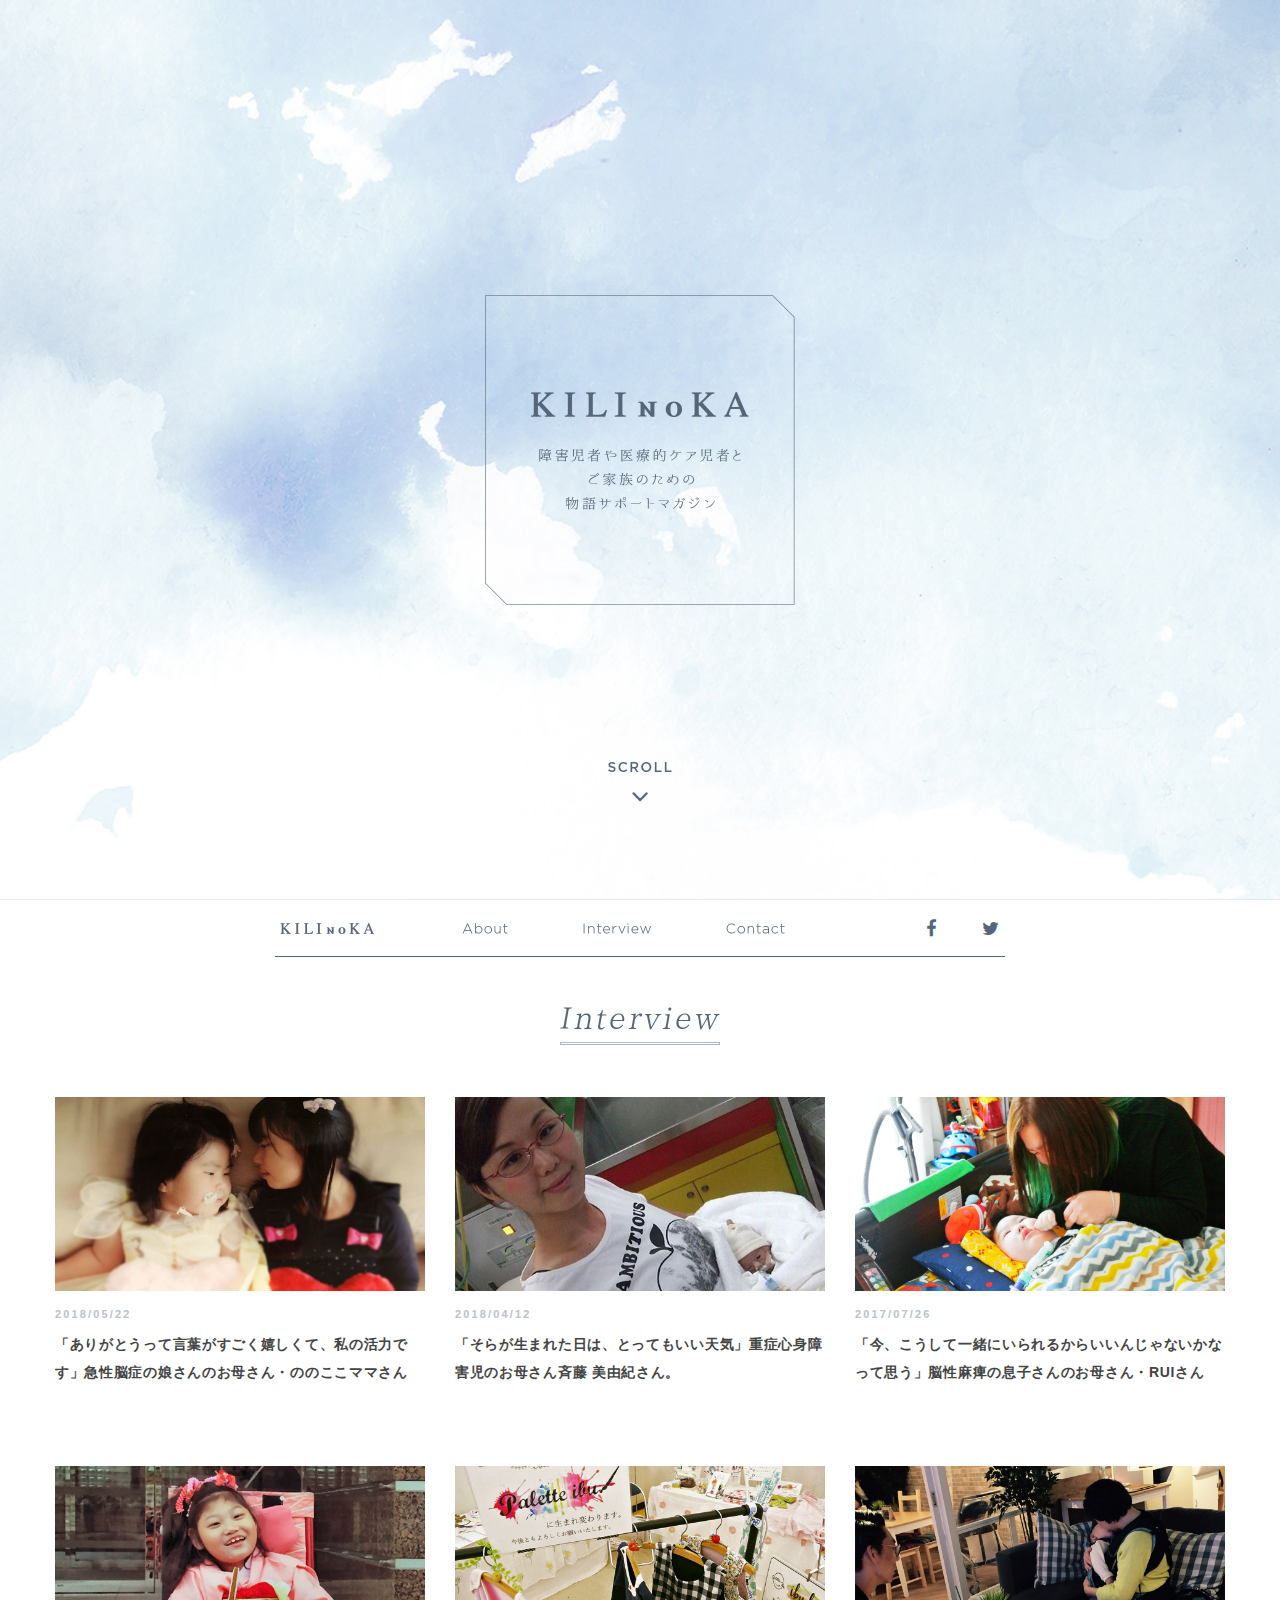
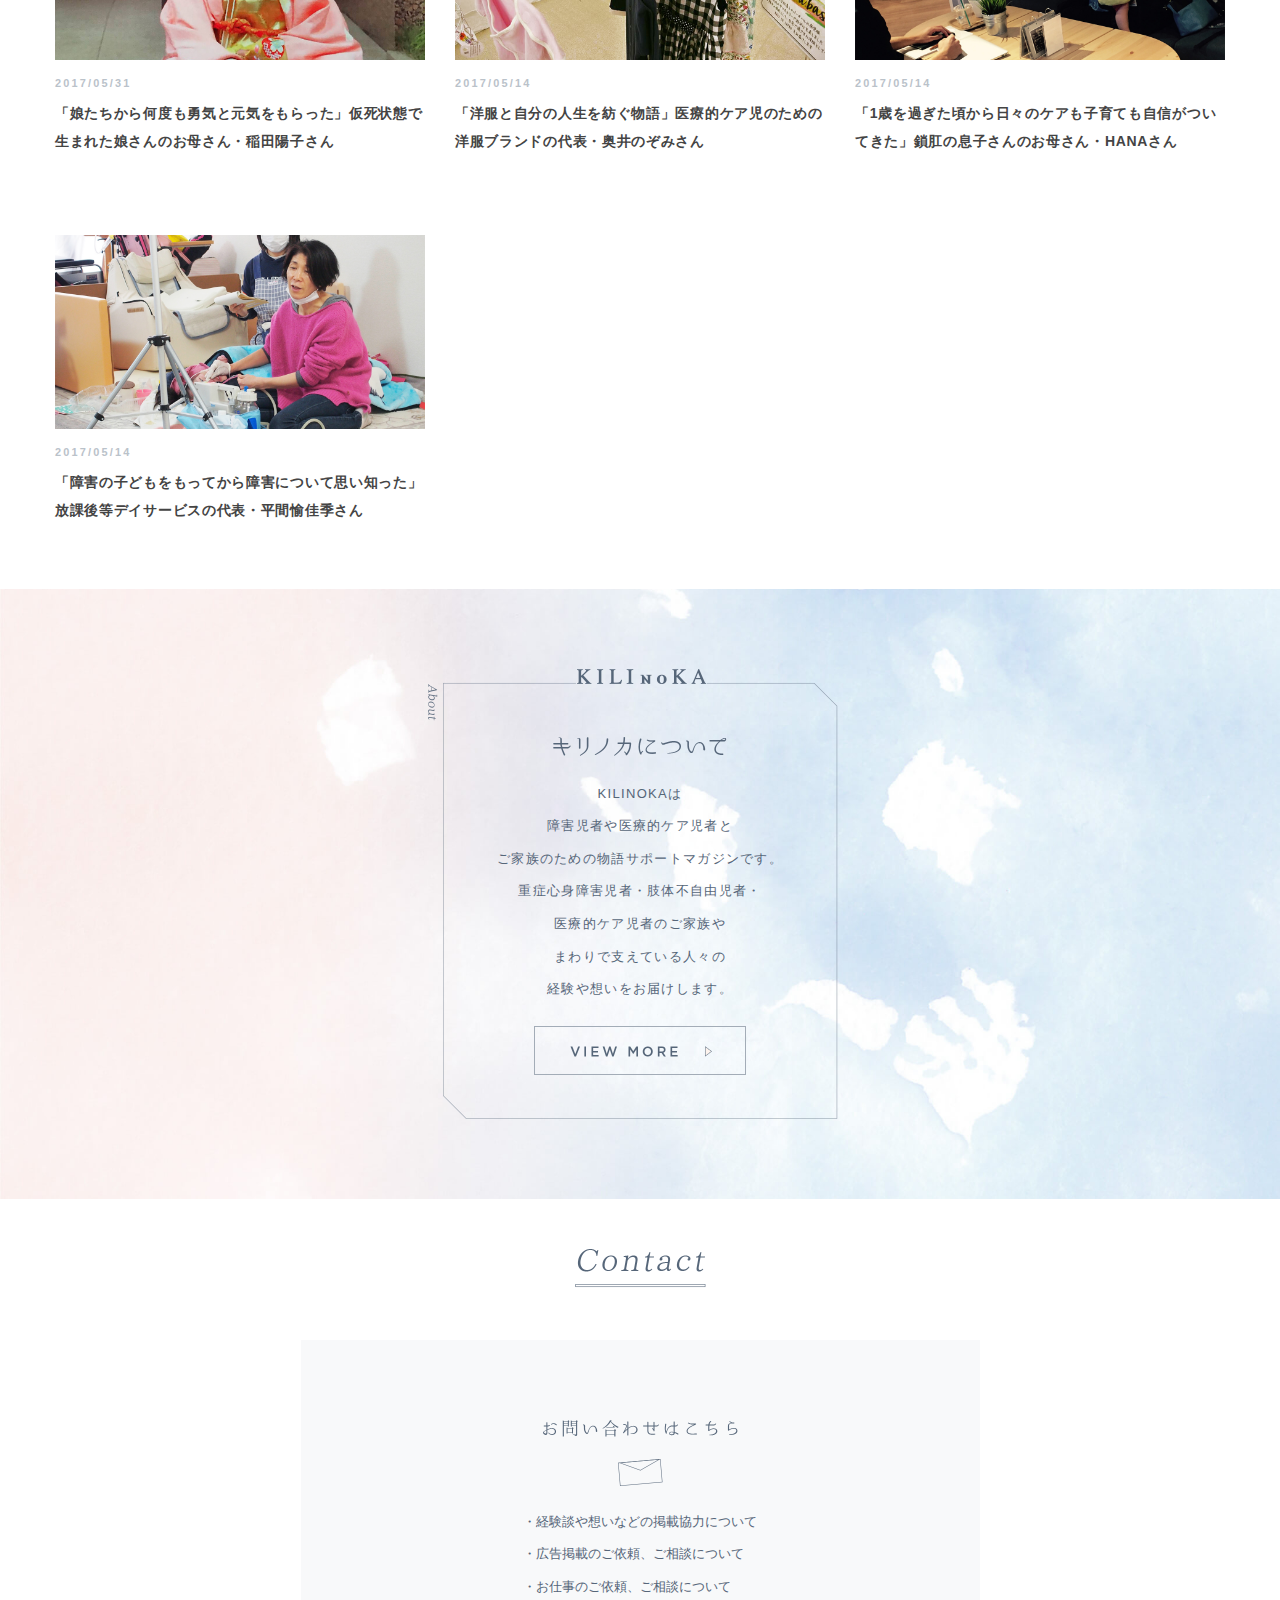
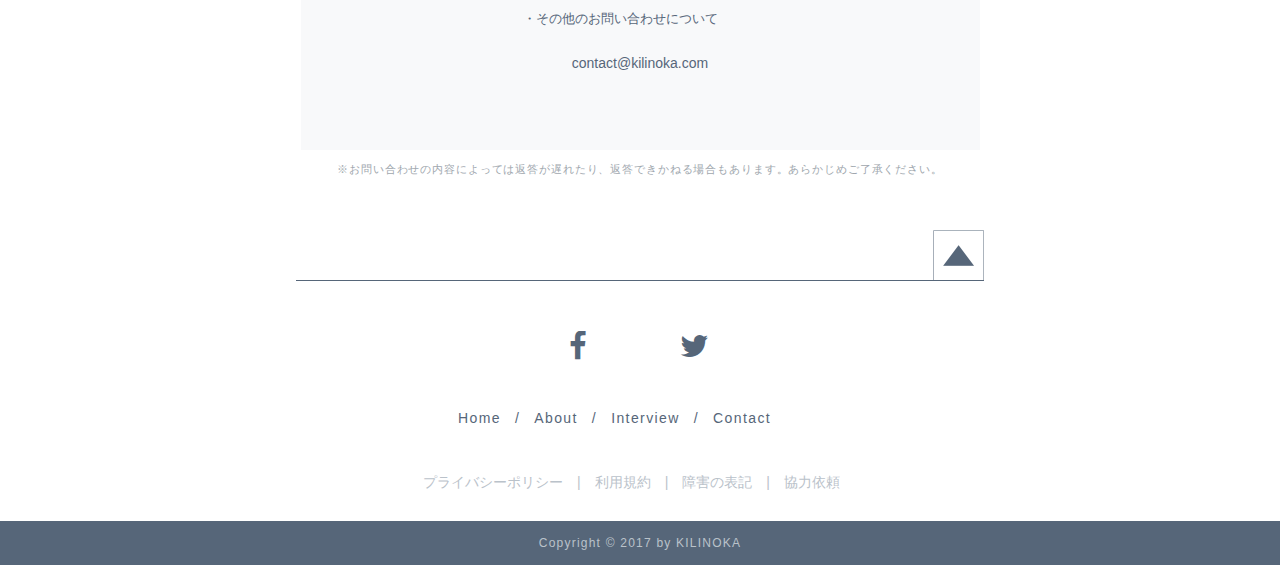
<file: index.html>
<!DOCTYPE html>
<html lang="ja">
  <head>
	<meta name="generator" content="Hugo 0.33" />
    <meta charset="utf-8">
    <meta name="viewport" content="width=device-width">
    <meta property="og:site_name" content="KILINOKA（キリノカ）">
    <meta property="og:locale" content="ja_JP">
    <meta property="og:url" content="https://kilinoka.com/">
    <meta name="twitter:url" content="https://kilinoka.com/">
    <meta name="keywords" content="KILINOKA,キリノカ,障害児者,医療的ケア児者,インタビュー,物語マガジン">
    <meta name="description" content="KILINOKA（キリノカ）は障害児者や医療的ケア児者とご家族のための物語サポートマガジンです。重症心身障害児者・肢体不自由児者・医療的ケア児者のご家族やまわりで支えている人々の経験や想いをお届けします。">
    <meta name="twitter:description" content="KILINOKA（キリノカ）は障害児者や医療的ケア児者とご家族のための物語サポートマガジンです。重症心身障害児者・肢体不自由児者・医療的ケア児者のご家族やまわりで支えている人々の経験や想いをお届けします。">
    <meta property="og:description" content="KILINOKA（キリノカ）は障害児者や医療的ケア児者とご家族のための物語サポートマガジンです。重症心身障害児者・肢体不自由児者・医療的ケア児者のご家族やまわりで支えている人々の経験や想いをお届けします。">
    <meta name="twitter:site" content="@kilinoka">
    <meta name="twitter:creator" content="@kilinoka">
    <meta name="twitter:card" content="summary_large_image">

    <meta property="og:image" content="https://kilinoka.com/asset/img/common/ogp.jpg">
    <meta name="twitter:image" content="https://kilinoka.com/asset/img/common/ogp.jpg">
    <meta property="og:title" content="KILINOKA（キリノカ）">
    <meta name="twitter:title" content="KILINOKA（キリノカ）">
    <title>KILINOKA（キリノカ）</title>

    <link rel="canonical" href="https://kilinoka.com/">

    <link rel="shortcut icon" href="/asset/img/common/favicon.ico">
    <link rel="apple-touch-icon" href="/asset/img/common/apple-touch-icon.png">
    <link rel="stylesheet" href="/asset/css/common.css?t=2017-07-26-03-00">
    <link rel="stylesheet" href="/asset/css/font-awesome.css">
    <link rel="stylesheet" href="/asset/css/top.css?t=2017-07-26-03-00">


    <script src="/asset/js/jquery.js"></script>
    <script src="/asset/js/kilinoka.js?t=2017-07-26-03-00"></script>

  </head>

  <body class="index">


    <section class="top-area">
      <div class="top-area-bg top-area-bg-back"></div>
      <div class="top-area-bg top-area-bg-front"></div>
      <div class="top-box">
        <h1 class="top-logo"><img src="/asset/img/top/pc/top-logo.png" alt="KILINOKA"></h1>
        <p class="top-lead">
          <img src="/asset/img/top/pc/top-lead.png" alt="障害児者や医療的ケア児者とご家族のための物語サポートマガジン" class="pc">
          <img src="/asset/img/top/sp/top-lead.png" alt="障害児者や医療的ケア児者とご家族のための物語サポートマガジン" class="sp">
        </p>
      </div>
      <p class="top-scroll animated fadeInDown infinite pc">
        <img src="/asset/img/top/pc/top-scroll.png" alt="SCROLL">
        <i class="fa fa-angle-down" aria-hidden="true"></i>
      </p>
    </section>

    <header>
      <nav>
        <ul class="header-menu-pc pc">
          <li class="header-menu-pc-home"><a href="/">KILINOKA</a></li>
          <li class="header-menu-pc-about"><a href="/about/">About</a></li>
          <li class="header-menu-pc-interview"><a href="/interview/">Interview</a></li>
          <li class="header-menu-pc-contact"><a href="/contact/">Contact</a></li>
          <li class="header-menu-pc-facebook"><a href="https://www.facebook.com/KILINOKA/" target="_blank"><i class="fa fa-facebook" aria-hidden="true"></i></a></li>
          <li class="header-menu-pc-twitter"><a href="https://twitter.com/kilinoka/" target="_blank"><i class="fa fa-twitter" aria-hidden="true"></i></a></li>
        </ul>
        <div class="sp">
          <h1><a href="/"><img src="/asset/img/top/pc/top-logo.png" alt="KILINOKA"></a></h1>
          <ul class="header-sns">
            <li class="header-menu-pc-facebook"><a href="https://www.facebook.com/KILINOKA/" target="_blank"><i class="fa fa-facebook" aria-hidden="true"></i></a></li>
            <li class="header-menu-pc-twitter"><a href="https://twitter.com/kilinoka/" target="_blank"><i class="fa fa-twitter" aria-hidden="true"></i></a></li>
          </ul>
          <div class="header-menu-sp-button">
            <div class="icon-animation">
              <span class="top"></span>
              <span class="middle"></span>
              <span class="bottom"></span>
            </div>
          </div>
          <ul class="header-menu-sp" style="display: none;">
            <li><a href="/about/">About</a></li>
            <li><a href="/interview/">Interview</a></li>
            <li><a href="/contact/">Contact</a></li>
          </ul>
        </div>
      </nav>
    </header>


<section class="interview-area">
  <h2 class="interview-title common-title"><img src="/asset/img/interview/pc/interview-title.png" alt="Interview"></h2>
  <ul class="interview-list">
      <li>
        <a href="/interview/nonokokomama/">
          <span class="interview-img"><img src="/interview/nonokokomama/img/img-ogp.jpg" alt=""></span>
          <span class="interview-date">2018/05/22</span>
          <span class="interview-title">「ありがとうって言葉がすごく嬉しくて、私の活力です」急性脳症の娘さんのお母さん・ののここママさん</span>
        </a>
      </li>
      <li>
        <a href="/interview/saito/">
          <span class="interview-img"><img src="/interview/saito/img/ogp.jpg" alt=""></span>
          <span class="interview-date">2018/04/12</span>
          <span class="interview-title">「そらが生まれた日は、とってもいい天気」重症心身障害児のお母さん斉藤 美由紀さん。</span>
        </a>
      </li>

      <li>
  <a href="/interview/rui/">
    <span class="interview-img"><img src="/interview/rui/img/ogp.jpg" alt=""></span>
    <span class="interview-date">2017/07/26</span>
    <span class="interview-title">「今、こうして一緒にいられるからいいんじゃないかなって思う」脳性麻痺の息子さんのお母さん・RUIさん</span>
  </a>
</li>


      <li>
  <a href="/interview/inada/">
    <span class="interview-img"><img src="/interview/inada/img/ogp.jpg" alt=""></span>
    <span class="interview-date">2017/05/31</span>
    <span class="interview-title">「娘たちから何度も勇気と元気をもらった」仮死状態で生まれた娘さんのお母さん・稲田陽子さん</span>
  </a>
</li>


      <li>
  <a href="/interview/okui/">
    <span class="interview-img"><img src="/interview/okui/img/ogp.jpg" alt=""></span>
    <span class="interview-date">2017/05/14</span>
    <span class="interview-title">「洋服と自分の人生を紡ぐ物語」医療的ケア児のための洋服ブランドの代表・奥井のぞみさん</span>
  </a>
</li>


      <li>
  <a href="/interview/hana/">
    <span class="interview-img"><img src="/interview/hana/img/ogp.jpg" alt=""></span>
    <span class="interview-date">2017/05/14</span>
    <span class="interview-title">「1歳を過ぎた頃から日々のケアも子育ても自信がついてきた」鎖肛の息子さんのお母さん・HANAさん</span>
  </a>
</li>


      <li>
  <a href="/interview/hirama/">
    <span class="interview-img"><img src="/interview/hirama/img/ogp.jpg" alt=""></span>
    <span class="interview-date">2017/05/14</span>
    <span class="interview-title">「障害の子どもをもってから障害について思い知った」放課後等デイサービスの代表・平間愉佳季さん</span>
  </a>
</li>


  </ul>
</section>

<section class="about-area">
  <div class="about-area-box-header">
    <div class="about-area-box-footer">
      <div class="about-area-box">
        <h2 class="about-area-title"><img src="/asset/img/common/pc/about-area-title.png" alt="キリノカについて"></h2>
        <p class="about-area-subtitle"><img src="/asset/img/common/pc/about-area-subtitle.png" alt="About" class="pc"></p>
        <p class="about-area-text">KILINOKAは<br>障害児者や<br class="sp">医療的ケア児者と<br>ご家族のための<br class="sp">物語サポートマガジンです。<br>重症心身障害児者・肢体不自由児者・<br>医療的ケア児者のご家族や<br>まわりで支えている人々の<br>経験や想いをお届けします。</p>
        <p class="about-area-view-more"><a href="/about/">VIEW MORE</a></p>
      </div>
    </div>
  </div>
</section>

<section class="contact-area">
  <h2 class="contact-title common-title"><img src="/asset/img/common/pc/contact-title.png" alt="Contact"></h2>
  <div class="contact-box">
    <h3 class="contact-subtitle">
      <img src="/asset/img/common/pc/contact-subtitle.png" alt="お問い合わせはこちら">
    </h3>
    <p class="contact-text">
        ・経験談や想いなどの掲載協力について<br>
        ・広告掲載のご依頼、ご相談について<br>
        ・お仕事のご依頼、ご相談について<br>
        ・その他のお問い合わせについて</p>
    <p class="contact-mail"><p class="js-contact-email-link"></p></p>
  </div>
  <p class="notice">※お問い合わせの内容によっては返答が遅れたり、返答できかねる場合もあります。あらかじめご了承ください。</p>
</section>

    <footer>
      <p class="footer-pagetop"><a href="#"><img src="/asset/img/common/pc/footer-pagetop.png" alt="▲"></a></p>
      <ul class="footer-sns">
        <li class="facebook"><a href="https://www.facebook.com/KILINOKA/" target="_blank"><i class="fa fa-facebook" aria-hidden="true"></i></a></li>
        <li class="twitter"><a href="https://twitter.com/kilinoka" target="_blank"><i class="fa fa-twitter" aria-hidden="true"></i></a></li>
      </ul>
      <ul class="footer-menu">
        <li><a href="/">Home</a></li>
        <li><a href="/about/">About</a></li>
        <li><a href="/interview/">Interview</a></li>
        <li><a href="/contact/">Contact</a></li>
      </ul>
      <ul class="footer-links">
        <li><a href="/privacy/">プライバシーポリシー</a></li>
        <li><a href="/terms/">利用規約</a></li>
        <li><a href="/notes/">障害の表記</a></li>
        <li><a href="/helpus/">協力依頼</a></li>
      </ul>
      <p class="footer-copyright">Copyright &copy; 2017 by KILINOKA</p>
    </footer>
    <div id="fb-root"></div>
<script>(function(d, s, id) {
  var js, fjs = d.getElementsByTagName(s)[0];
  if (d.getElementById(id)) return;
  js = d.createElement(s); js.id = id;
  js.src = "//connect.facebook.net/ja_JP/sdk.js#xfbml=1&version=v2.9";
  fjs.parentNode.insertBefore(js, fjs);
}(document, 'script', 'facebook-jssdk'));</script>

    <script>!function(d,s,id){var js,fjs=d.getElementsByTagName(s)[0],p=/^http:/.test(d.location)?'http':'https';if(!d.getElementById(id)){js=d.createElement(s);js.id=id;js.src=p+'://platform.twitter.com/widgets.js';fjs.parentNode.insertBefore(js,fjs);}}(document, 'script', 'twitter-wjs');</script>

    <script type="text/javascript" src="https://b.st-hatena.com/js/bookmark_button.js" charset="utf-8" async="async"></script>

    <script src="https://d.line-scdn.net/r/web/social-plugin/js/thirdparty/loader.min.js" async="async" defer="defer"></script>

    <script>
  (function(i,s,o,g,r,a,m){i['GoogleAnalyticsObject']=r;i[r]=i[r]||function(){
  (i[r].q=i[r].q||[]).push(arguments)},i[r].l=1*new Date();a=s.createElement(o),
  m=s.getElementsByTagName(o)[0];a.async=1;a.src=g;m.parentNode.insertBefore(a,m)
  })(window,document,'script','https://www.google-analytics.com/analytics.js','ga');

  ga('create', 'UA-98946683-1', 'auto');
  ga('send', 'pageview');
</script>

  </body>
</html>
</file>
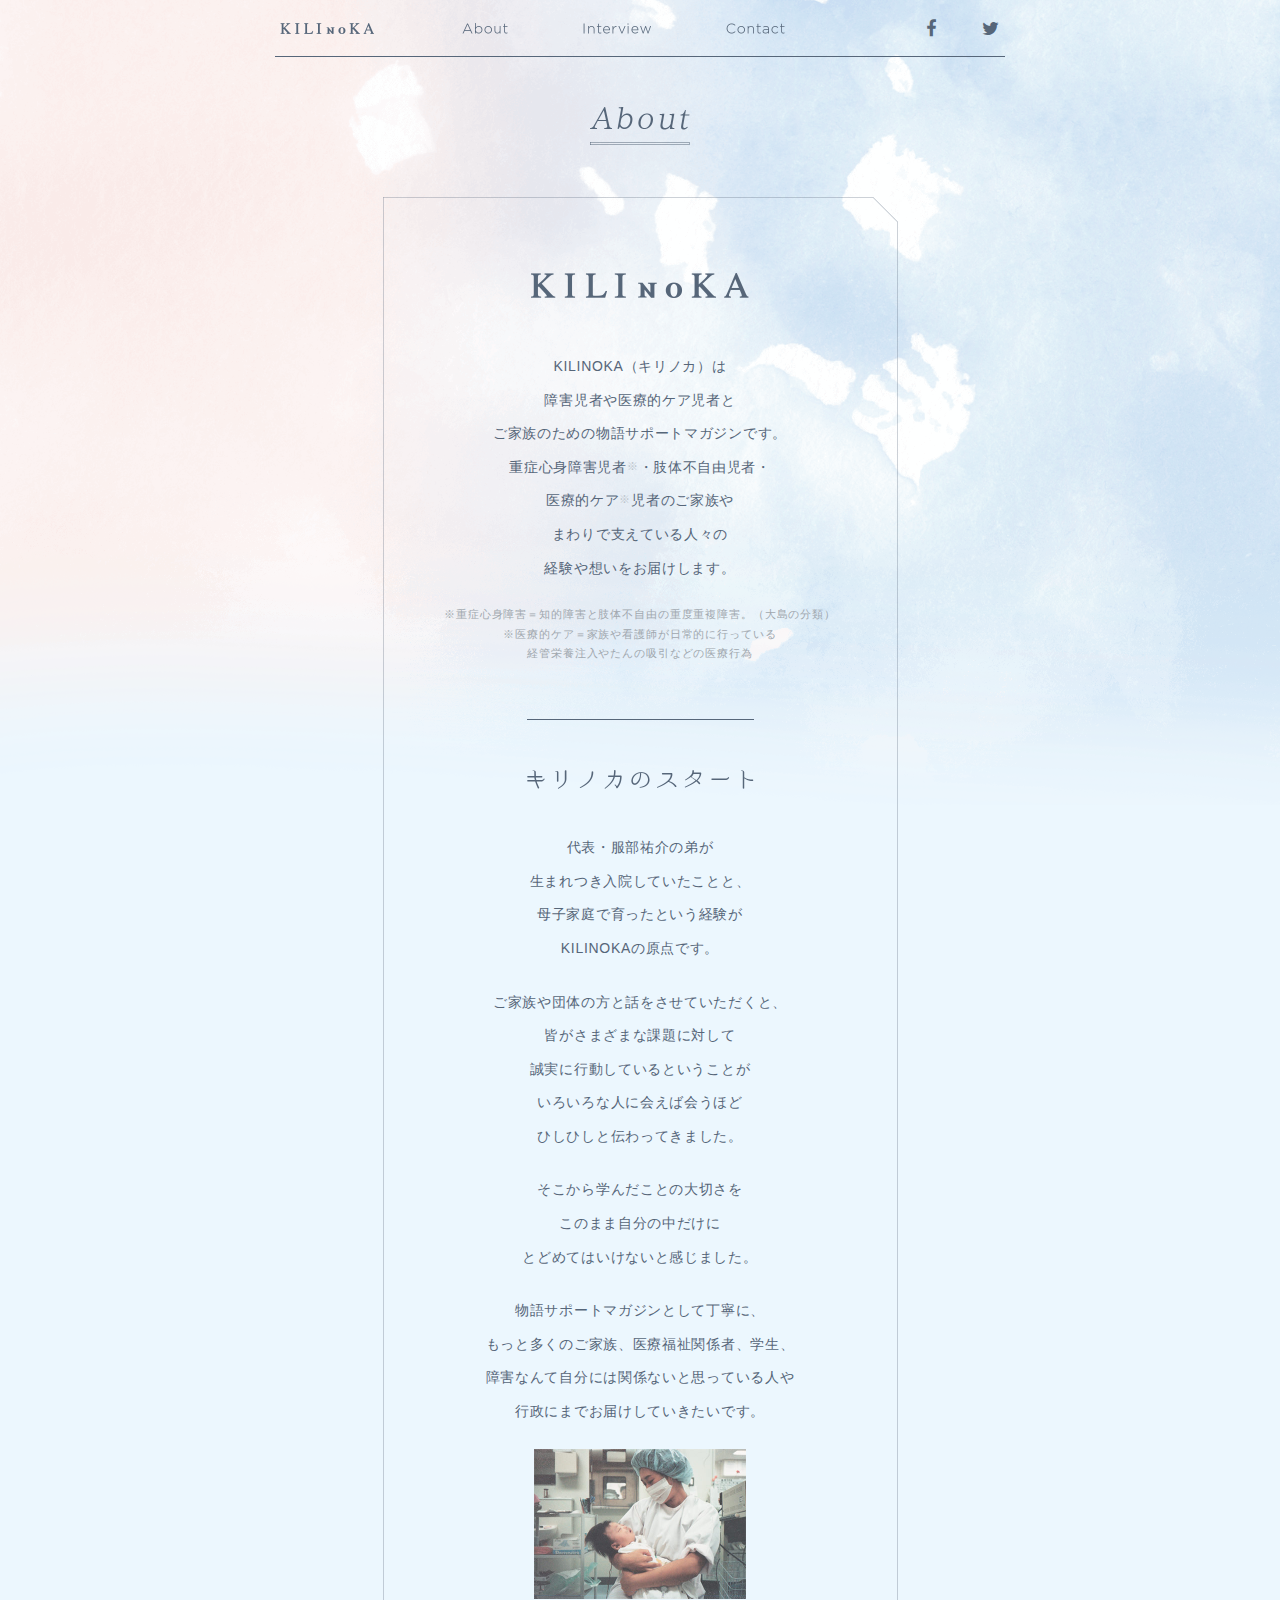
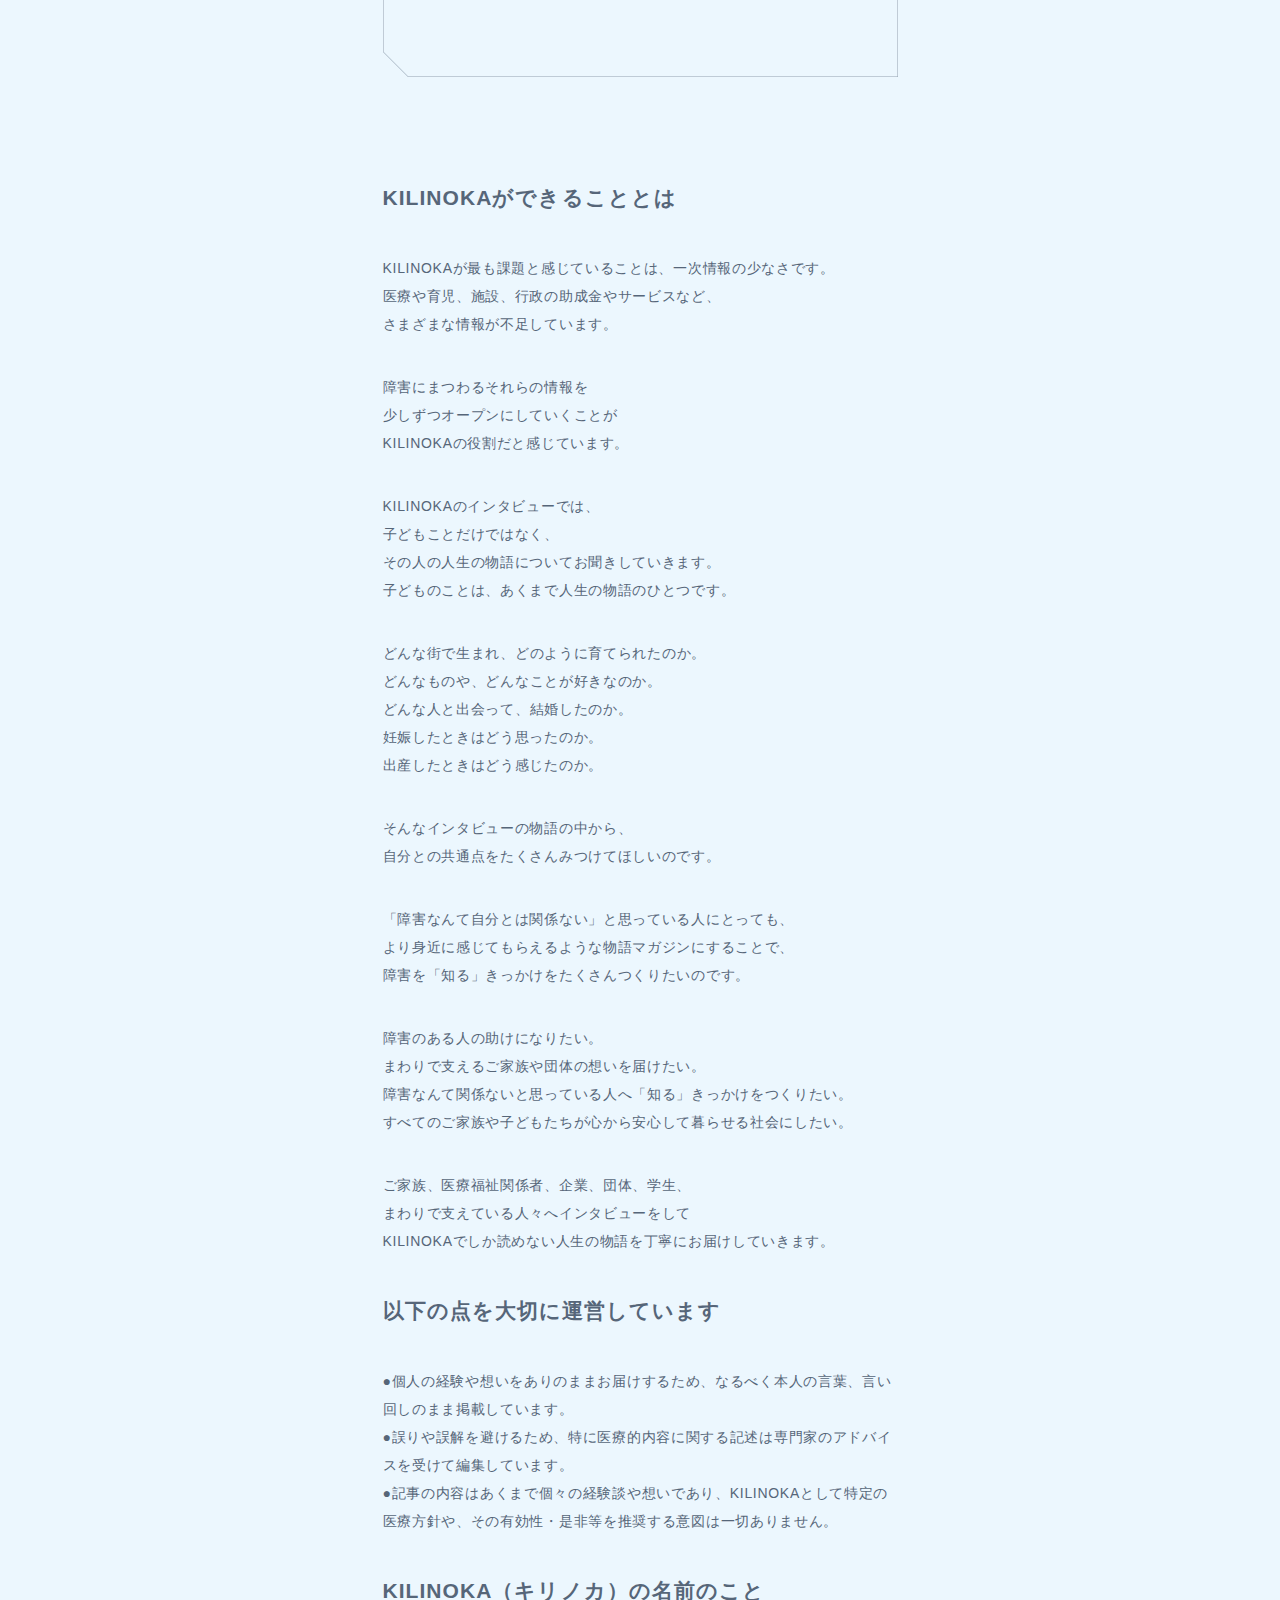
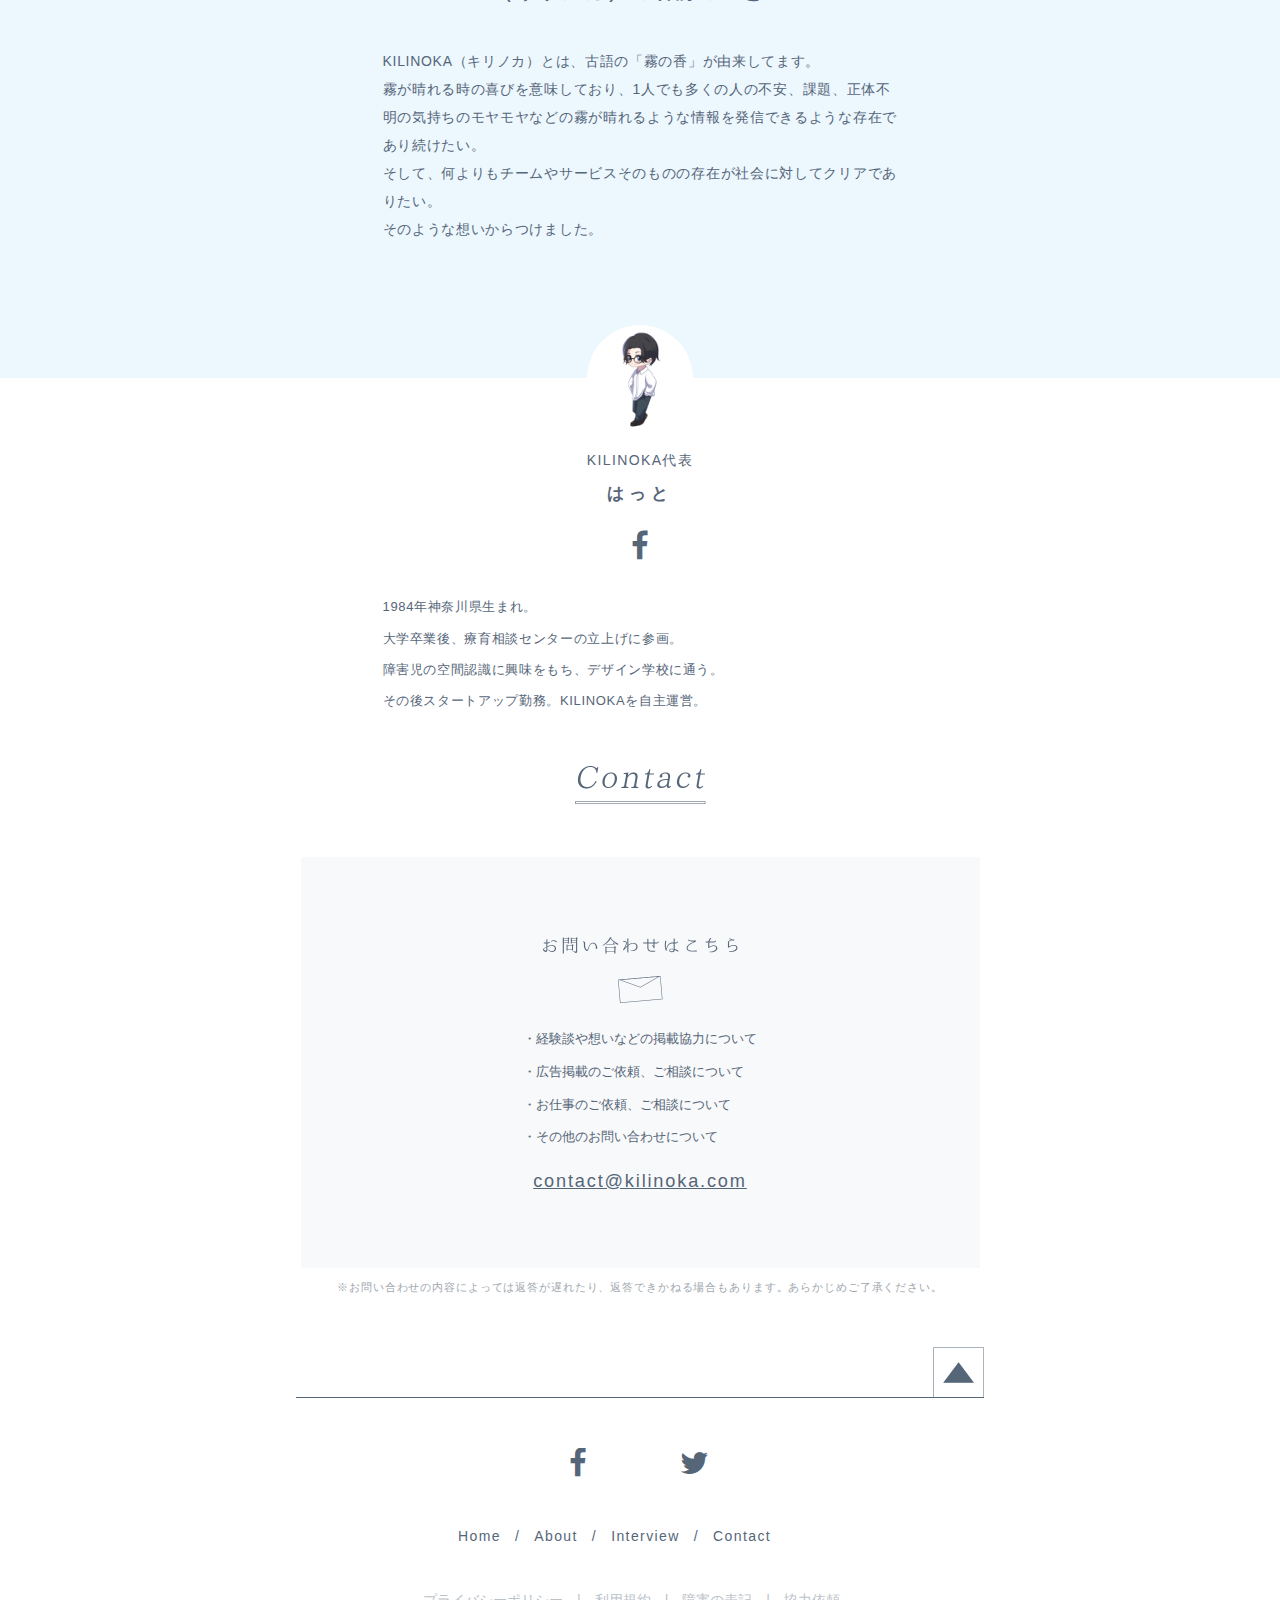
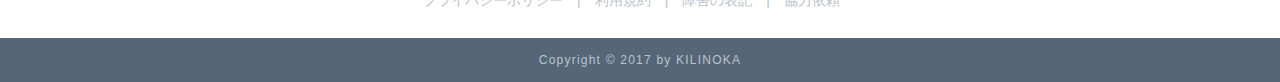
<file: about/index.html>
<!DOCTYPE html>
<html lang="ja">
  <head>
    <meta charset="utf-8">
    <meta name="viewport" content="width=device-width">
    <meta property="og:site_name" content="KILINOKA（キリノカ）">
    <meta property="og:locale" content="ja_JP">
    <meta property="og:url" content="https://kilinoka.com/about/">
    <meta name="twitter:url" content="https://kilinoka.com/about/">
    <meta name="keywords" content="KILINOKA,キリノカ,障害児者,医療的ケア児者,インタビュー,物語マガジン">
    <meta name="description" content="KILINOKA（キリノカ）は障害児者や医療的ケア児者とご家族のための物語サポートマガジンです。重症心身障害児者・肢体不自由児者・医療的ケア児者のご家族やまわりで支えている人々の経験や想いをお届けします。">
    <meta name="twitter:description" content="KILINOKA（キリノカ）は障害児者や医療的ケア児者とご家族のための物語サポートマガジンです。重症心身障害児者・肢体不自由児者・医療的ケア児者のご家族やまわりで支えている人々の経験や想いをお届けします。">
    <meta property="og:description" content="KILINOKA（キリノカ）は障害児者や医療的ケア児者とご家族のための物語サポートマガジンです。重症心身障害児者・肢体不自由児者・医療的ケア児者のご家族やまわりで支えている人々の経験や想いをお届けします。">
    <meta name="twitter:site" content="@kilinoka">
    <meta name="twitter:creator" content="@kilinoka">
    <meta name="twitter:card" content="summary_large_image">

    <meta property="og:image" content="https://kilinoka.com/asset/img/common/ogp.jpg">
    <meta name="twitter:image" content="https://kilinoka.com/asset/img/common/ogp.jpg">
    <meta property="og:title" content="About - KILINOKA（キリノカ）">
    <meta name="twitter:title" content="About - KILINOKA（キリノカ）">
    <title>About - KILINOKA（キリノカ）</title>

    <link rel="canonical" href="https://kilinoka.com/about/">

    <link rel="shortcut icon" href="/asset/img/common/favicon.ico">
    <link rel="apple-touch-icon" href="/asset/img/common/apple-touch-icon.png">
    <link rel="stylesheet" href="/asset/css/common.css?t=2017-07-26-03-00">
    <link rel="stylesheet" href="/asset/css/font-awesome.css">
    
    <link rel="stylesheet" href="/asset/css/about.css?t=2017-07-26-03-00">
    
    <script src="/asset/js/jquery.js"></script>
    <script src="/asset/js/kilinoka.js?t=2017-07-26-03-00"></script>
    
  </head>
  
  <body class="about common">
  
    
    <header>
      <nav>
        <ul class="header-menu-pc pc">
          <li class="header-menu-pc-home"><a href="/">KILINOKA</a></li>
          <li class="header-menu-pc-about"><a href="/about/">About</a></li>
          <li class="header-menu-pc-interview"><a href="/interview/">Interview</a></li>
          <li class="header-menu-pc-contact"><a href="/contact/">Contact</a></li>
          <li class="header-menu-pc-facebook"><a href="https://www.facebook.com/KILINOKA/" target="_blank"><i class="fa fa-facebook" aria-hidden="true"></i></a></li>
          <li class="header-menu-pc-twitter"><a href="https://twitter.com/kilinoka/" target="_blank"><i class="fa fa-twitter" aria-hidden="true"></i></a></li>
        </ul>
        <div class="sp">
          <h1><a href="/"><img src="/asset/img/top/pc/top-logo.png" alt="KILINOKA"></a></h1>
          <ul class="header-sns">
            <li class="header-menu-pc-facebook"><a href="https://www.facebook.com/KILINOKA/" target="_blank"><i class="fa fa-facebook" aria-hidden="true"></i></a></li>
            <li class="header-menu-pc-twitter"><a href="https://twitter.com/kilinoka/" target="_blank"><i class="fa fa-twitter" aria-hidden="true"></i></a></li>
          </ul>
          <div class="header-menu-sp-button">
            <div class="icon-animation">
              <span class="top"></span>
              <span class="middle"></span>
              <span class="bottom"></span>
            </div>
          </div>
          <ul class="header-menu-sp" style="display: none;">
            <li><a href="/about/">About</a></li>
            <li><a href="/interview/">Interview</a></li>
            <li><a href="/contact/">Contact</a></li>
          </ul>
        </div>
      </nav>
    </header>


<section class="about-content">
  <h2 class="about-title common-title"><img src="/asset/img/about/about-title.png" alt="About"></h2>
  <div class="about-box-header">
    <div class="about-box-footer">
      <div class="about-box">
        <p class="about-logo"><img src="/asset/img/about/about-logo.png" alt="KILINOKA"></p>
        <p class="about-text">
          KILINOKA（キリノカ）は<br>
          障害児者や医療的ケア児者と<br>
          ご家族のための<br class="sp">物語サポートマガジンです。<br>
          重症心身障害児者<span class="kome">※</span>・肢体不自由児者・<br class="pc">医療的ケア<span class="kome">※</span>児者のご家族や<br class="pc">まわりで支えている人々の<br class="pc">経験や想いをお届けします。
        </p>
        <p class="notice">
          ※重症心身障害＝知的障害と肢体不自由の重度重複障害。（大島の分類）<br>
          ※医療的ケア＝家族や看護師が日常的に行っている<br class="pc">経管栄養注入やたんの吸引などの医療行為
        </p>
        <h3 class="about-subtitle"><img src="/asset/img/about/about-subtitle.png" alt="キリノカのスタート"></h3>
        <p class="about-text">
        代表・服部祐介の弟が<br class="pc">生まれつき入院していたことと、<br class="pc">母子家庭で育ったという経験が<br class="pc">KILINOKAの原点です。</p>
        <p class="about-text">ご家族や団体の方と話をさせていただくと、<br class="pc">皆がさまざまな課題に対して<br class="pc">誠実に行動しているということが<br class="pc">いろいろな人に会えば会うほど<br class="pc">ひしひしと伝わってきました。</p>
        <p class="about-text">そこから学んだことの大切さを<br class="pc">このまま自分の中だけに<br class="pc">とどめてはいけないと感じました。</p>
        <p class="about-text">物語サポートマガジンとして丁寧に、<br class="pc">もっと多くのご家族、医療福祉関係者、学生、<br class="pc">障害なんて自分には関係ないと思っている人や<br class="pc">行政にまでお届けしていきたいです。
        </p>
        <p class="about-photo"><img src="/asset/img/about/about-photo.jpg" alt=""></p>
      </div>
    </div>
  </div>
  <div class="common-content">
    <h3>KILINOKAができることとは</h3>
    <p>KILINOKAが最も課題と感じていることは、一次情報の少なさです。<br class="pc">医療や育児、施設、行政の助成金やサービスなど、<br class="pc">さまざまな情報が不足しています。</p>
    <p>障害にまつわるそれらの情報を<br class="pc">少しずつオープンにしていくことが<br class="pc">KILINOKAの役割だと感じています。</p>
    <p>KILINOKAのインタビューでは、<br class="pc">子どもことだけではなく、<br class="pc">その人の人生の物語についてお聞きしていきます。<br class="pc">子どものことは、あくまで人生の物語のひとつです。</p>
    <p>どんな街で生まれ、<br class="sp">どのように育てられたのか。<br>どんなものや、<br class="sp">どんなことが好きなのか。<br>どんな人と出会って、<br class="sp">結婚したのか。<br>妊娠したときはどう思ったのか。<br>出産したときはどう感じたのか。</p>
    <p>そんなインタビューの物語の中から、<br class="pc">自分との共通点をたくさんみつけてほしいのです。</p>
    <p>「障害なんて自分とは関係ない」と思っている人にとっても、<br class="pc">より身近に感じてもらえるような物語マガジンにすることで、<br class="pc">障害を「知る」きっかけをたくさんつくりたいのです。</p>
    <p>障害のある人の助けになりたい。<br>まわりで支えるご家族や団体の想いを届けたい。<br>障害なんて関係ないと思っている人へ「知る」きっかけをつくりたい。<br>すべてのご家族や子どもたちが心から安心して暮らせる社会にしたい。</p>
    <p>ご家族、医療福祉関係者、企業、団体、学生、<br class="pc">まわりで支えている人々へインタビューをして<br class="pc">KILINOKAでしか読めない人生の物語を丁寧にお届けしていきます。</p>

    <h3>以下の点を大切に運営しています</h3>
    <p>
      ●個人の経験や想いをありのままお届けするため、なるべく本人の言葉、言い回しのまま掲載しています。<br>
      ●誤りや誤解を避けるため、特に医療的内容に関する記述は専門家のアドバイスを受けて編集しています。<br>
      ●記事の内容はあくまで個々の経験談や想いであり、KILINOKAとして特定の医療方針や、その有効性・是非等を推奨する意図は一切ありません。
    </p>

    <h3>KILINOKA（キリノカ）の名前のこと</h3>
    <p>
      KILINOKA（キリノカ）とは、古語の「霧の香」が由来してます。<br>
      霧が晴れる時の喜びを意味しており、1人でも多くの人の不安、課題、正体不明の気持ちのモヤモヤなどの霧が晴れるような情報を発信できるような存在であり続けたい。<br>
      そして、何よりもチームやサービスそのものの存在が社会に対してクリアでありたい。<br>
      そのような想いからつけました。
    </p>
  </div>
</section>
<section class="about-profile">
  <p class="about-profile-icon"><img src="/asset/img/about/about-profile-icon.png" alt=""></p>
  <p class="about-profile-founder">KILINOKA代表</p>
  <p class="about-profile-name">はっと</p>
  <ul class="about-profile-sns">
    <li><a href="https://www.facebook.com/yusukehatto/" target="_blank"><i class="fa fa-facebook" aria-hidden="true"></i></a></li>
  </ul>
  <p class="about-profile-text">
    1984年神奈川県生まれ。<br>
    大学卒業後、療育相談センターの立上げに参画。<br>
    障害児の空間認識に興味をもち、デザイン学校に通う。 <br>
    その後スタートアップ勤務。KILINOKAを自主運営。
  </p>
</section>


<div class="common-bg">
  <section class="contact-area">
  <h2 class="contact-title common-title"><img src="/asset/img/common/pc/contact-title.png" alt="Contact"></h2>
  <div class="contact-box">
    <h3 class="contact-subtitle">
      <img src="/asset/img/common/pc/contact-subtitle.png" alt="お問い合わせはこちら">
    </h3>
    <p class="contact-text">
        ・経験談や想いなどの掲載協力について<br>
        ・広告掲載のご依頼、ご相談について<br>
        ・お仕事のご依頼、ご相談について<br>
        ・その他のお問い合わせについて</p>
    <p class="contact-mail"><a class="js-contact-email-link"></a></p>
  </div>
  <p class="notice">※お問い合わせの内容によっては返答が遅れたり、返答できかねる場合もあります。あらかじめご了承ください。</p>
</section>

      <footer>
      <p class="footer-pagetop"><a href="#"><img src="/asset/img/common/pc/footer-pagetop.png" alt="▲"></a></p>
      <ul class="footer-sns">
        <li class="facebook"><a href="https://www.facebook.com/KILINOKA/" target="_blank"><i class="fa fa-facebook" aria-hidden="true"></i></a></li>
        <li class="twitter"><a href="https://twitter.com/kilinoka" target="_blank"><i class="fa fa-twitter" aria-hidden="true"></i></a></li>
      </ul>
      <ul class="footer-menu">
        <li><a href="/">Home</a></li>
        <li><a href="/about/">About</a></li>
        <li><a href="/interview/">Interview</a></li>
        <li><a href="/contact/">Contact</a></li>
      </ul>
      <ul class="footer-links">
        <li><a href="/privacy/">プライバシーポリシー</a></li>
        <li><a href="/terms/">利用規約</a></li>
        <li><a href="/notes/">障害の表記</a></li>
        <li><a href="/helpus/">協力依頼</a></li>
      </ul>
      <p class="footer-copyright">Copyright &copy; 2017 by KILINOKA</p>
    </footer>
    <div id="fb-root"></div>
<script>(function(d, s, id) {
  var js, fjs = d.getElementsByTagName(s)[0];
  if (d.getElementById(id)) return;
  js = d.createElement(s); js.id = id;
  js.src = "//connect.facebook.net/ja_JP/sdk.js#xfbml=1&version=v2.9";
  fjs.parentNode.insertBefore(js, fjs);
}(document, 'script', 'facebook-jssdk'));</script>

    <script>!function(d,s,id){var js,fjs=d.getElementsByTagName(s)[0],p=/^http:/.test(d.location)?'http':'https';if(!d.getElementById(id)){js=d.createElement(s);js.id=id;js.src=p+'://platform.twitter.com/widgets.js';fjs.parentNode.insertBefore(js,fjs);}}(document, 'script', 'twitter-wjs');</script>

    <script type="text/javascript" src="https://b.st-hatena.com/js/bookmark_button.js" charset="utf-8" async="async"></script>

    <script src="https://d.line-scdn.net/r/web/social-plugin/js/thirdparty/loader.min.js" async="async" defer="defer"></script>

    <script>
  (function(i,s,o,g,r,a,m){i['GoogleAnalyticsObject']=r;i[r]=i[r]||function(){
  (i[r].q=i[r].q||[]).push(arguments)},i[r].l=1*new Date();a=s.createElement(o),
  m=s.getElementsByTagName(o)[0];a.async=1;a.src=g;m.parentNode.insertBefore(a,m)
  })(window,document,'script','https://www.google-analytics.com/analytics.js','ga');

  ga('create', 'UA-98946683-1', 'auto');
  ga('send', 'pageview');
</script>

  </body>
</html>

</div>
</file>
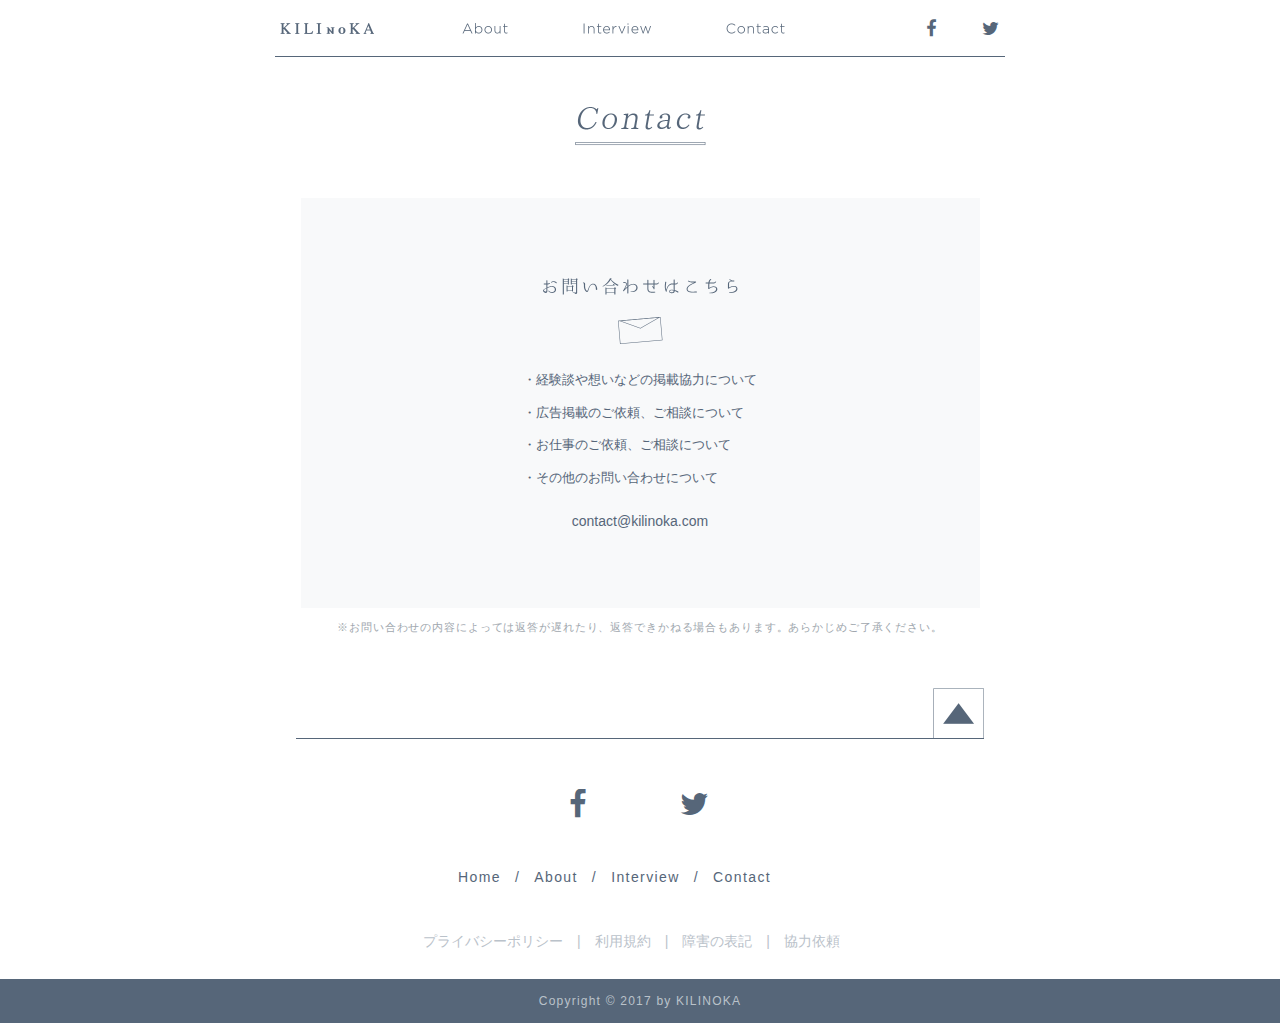
<file: contact/index.html>
<!DOCTYPE html>
<html lang="ja">
  <head>
    <meta charset="utf-8">
    <meta name="viewport" content="width=device-width">
    <meta property="og:site_name" content="KILINOKA（キリノカ）">
    <meta property="og:locale" content="ja_JP">
    <meta property="og:url" content="https://kilinoka.com/contact/">
    <meta name="twitter:url" content="https://kilinoka.com/contact/">
    <meta name="keywords" content="KILINOKA,キリノカ,障害児者,医療的ケア児者,インタビュー,物語マガジン">
    <meta name="description" content="KILINOKA（キリノカ）は障害児者や医療的ケア児者とご家族のための物語サポートマガジンです。重症心身障害児者・肢体不自由児者・医療的ケア児者のご家族やまわりで支えている人々の経験や想いをお届けします。">
    <meta name="twitter:description" content="KILINOKA（キリノカ）は障害児者や医療的ケア児者とご家族のための物語サポートマガジンです。重症心身障害児者・肢体不自由児者・医療的ケア児者のご家族やまわりで支えている人々の経験や想いをお届けします。">
    <meta property="og:description" content="KILINOKA（キリノカ）は障害児者や医療的ケア児者とご家族のための物語サポートマガジンです。重症心身障害児者・肢体不自由児者・医療的ケア児者のご家族やまわりで支えている人々の経験や想いをお届けします。">
    <meta name="twitter:site" content="@kilinoka">
    <meta name="twitter:creator" content="@kilinoka">
    <meta name="twitter:card" content="summary_large_image">

    <meta property="og:image" content="https://kilinoka.com/asset/img/common/ogp.jpg">
    <meta name="twitter:image" content="https://kilinoka.com/asset/img/common/ogp.jpg">
    <meta property="og:title" content="Contact - KILINOKA（キリノカ）">
    <meta name="twitter:title" content="Contact - KILINOKA（キリノカ）">
    <title>Contact - KILINOKA（キリノカ）</title>

    <link rel="canonical" href="https://kilinoka.com/contact/">

    <link rel="shortcut icon" href="/asset/img/common/favicon.ico">
    <link rel="apple-touch-icon" href="/asset/img/common/apple-touch-icon.png">
    <link rel="stylesheet" href="/asset/css/common.css?t=2017-07-26-03-00">
    <link rel="stylesheet" href="/asset/css/font-awesome.css">



    <script src="/asset/js/jquery.js"></script>
    <script src="/asset/js/kilinoka.js?t=2017-07-26-03-00"></script>

  </head>

  <body>


    <header>
      <nav>
        <ul class="header-menu-pc pc">
          <li class="header-menu-pc-home"><a href="/">KILINOKA</a></li>
          <li class="header-menu-pc-about"><a href="/about/">About</a></li>
          <li class="header-menu-pc-interview"><a href="/interview/">Interview</a></li>
          <li class="header-menu-pc-contact"><a href="/contact/">Contact</a></li>
          <li class="header-menu-pc-facebook"><a href="https://www.facebook.com/KILINOKA/" target="_blank"><i class="fa fa-facebook" aria-hidden="true"></i></a></li>
          <li class="header-menu-pc-twitter"><a href="https://twitter.com/kilinoka/" target="_blank"><i class="fa fa-twitter" aria-hidden="true"></i></a></li>
        </ul>
        <div class="sp">
          <h1><a href="/"><img src="/asset/img/top/pc/top-logo.png" alt="KILINOKA"></a></h1>
          <ul class="header-sns">
            <li class="header-menu-pc-facebook"><a href="https://www.facebook.com/KILINOKA/" target="_blank"><i class="fa fa-facebook" aria-hidden="true"></i></a></li>
            <li class="header-menu-pc-twitter"><a href="https://twitter.com/kilinoka/" target="_blank"><i class="fa fa-twitter" aria-hidden="true"></i></a></li>
          </ul>
          <div class="header-menu-sp-button">
            <div class="icon-animation">
              <span class="top"></span>
              <span class="middle"></span>
              <span class="bottom"></span>
            </div>
          </div>
          <ul class="header-menu-sp" style="display: none;">
            <li><a href="/about/">About</a></li>
            <li><a href="/interview/">Interview</a></li>
            <li><a href="/contact/">Contact</a></li>
          </ul>
        </div>
      </nav>
    </header>

<section class="contact-area">
  <h2 class="contact-title common-title"><img src="/asset/img/common/pc/contact-title.png" alt="Contact"></h2>
  <div class="contact-box">
    <h3 class="contact-subtitle">
      <img src="/asset/img/common/pc/contact-subtitle.png" alt="お問い合わせはこちら">
    </h3>
    <p class="contact-text">
        ・経験談や想いなどの掲載協力について<br>
        ・広告掲載のご依頼、ご相談について<br>
        ・お仕事のご依頼、ご相談について<br>
        ・その他のお問い合わせについて</p>
    <p class="contact-mail"><p class="js-contact-email-link"></p></p>
  </div>
  <p class="notice">※お問い合わせの内容によっては返答が遅れたり、返答できかねる場合もあります。あらかじめご了承ください。</p>
</section>

    <footer>
      <p class="footer-pagetop"><a href="#"><img src="/asset/img/common/pc/footer-pagetop.png" alt="▲"></a></p>
      <ul class="footer-sns">
        <li class="facebook"><a href="https://www.facebook.com/KILINOKA/" target="_blank"><i class="fa fa-facebook" aria-hidden="true"></i></a></li>
        <li class="twitter"><a href="https://twitter.com/kilinoka" target="_blank"><i class="fa fa-twitter" aria-hidden="true"></i></a></li>
      </ul>
      <ul class="footer-menu">
        <li><a href="/">Home</a></li>
        <li><a href="/about/">About</a></li>
        <li><a href="/interview/">Interview</a></li>
        <li><a href="/contact/">Contact</a></li>
      </ul>
      <ul class="footer-links">
        <li><a href="/privacy/">プライバシーポリシー</a></li>
        <li><a href="/terms/">利用規約</a></li>
        <li><a href="/notes/">障害の表記</a></li>
        <li><a href="/helpus/">協力依頼</a></li>
      </ul>
      <p class="footer-copyright">Copyright &copy; 2017 by KILINOKA</p>
    </footer>
    <div id="fb-root"></div>
<script>(function(d, s, id) {
  var js, fjs = d.getElementsByTagName(s)[0];
  if (d.getElementById(id)) return;
  js = d.createElement(s); js.id = id;
  js.src = "//connect.facebook.net/ja_JP/sdk.js#xfbml=1&version=v2.9";
  fjs.parentNode.insertBefore(js, fjs);
}(document, 'script', 'facebook-jssdk'));</script>

    <script>!function(d,s,id){var js,fjs=d.getElementsByTagName(s)[0],p=/^http:/.test(d.location)?'http':'https';if(!d.getElementById(id)){js=d.createElement(s);js.id=id;js.src=p+'://platform.twitter.com/widgets.js';fjs.parentNode.insertBefore(js,fjs);}}(document, 'script', 'twitter-wjs');</script>

    <script type="text/javascript" src="https://b.st-hatena.com/js/bookmark_button.js" charset="utf-8" async="async"></script>

    <script src="https://d.line-scdn.net/r/web/social-plugin/js/thirdparty/loader.min.js" async="async" defer="defer"></script>

    <script>
  (function(i,s,o,g,r,a,m){i['GoogleAnalyticsObject']=r;i[r]=i[r]||function(){
  (i[r].q=i[r].q||[]).push(arguments)},i[r].l=1*new Date();a=s.createElement(o),
  m=s.getElementsByTagName(o)[0];a.async=1;a.src=g;m.parentNode.insertBefore(a,m)
  })(window,document,'script','https://www.google-analytics.com/analytics.js','ga');

  ga('create', 'UA-98946683-1', 'auto');
  ga('send', 'pageview');
</script>

  </body>
</html>
</file>
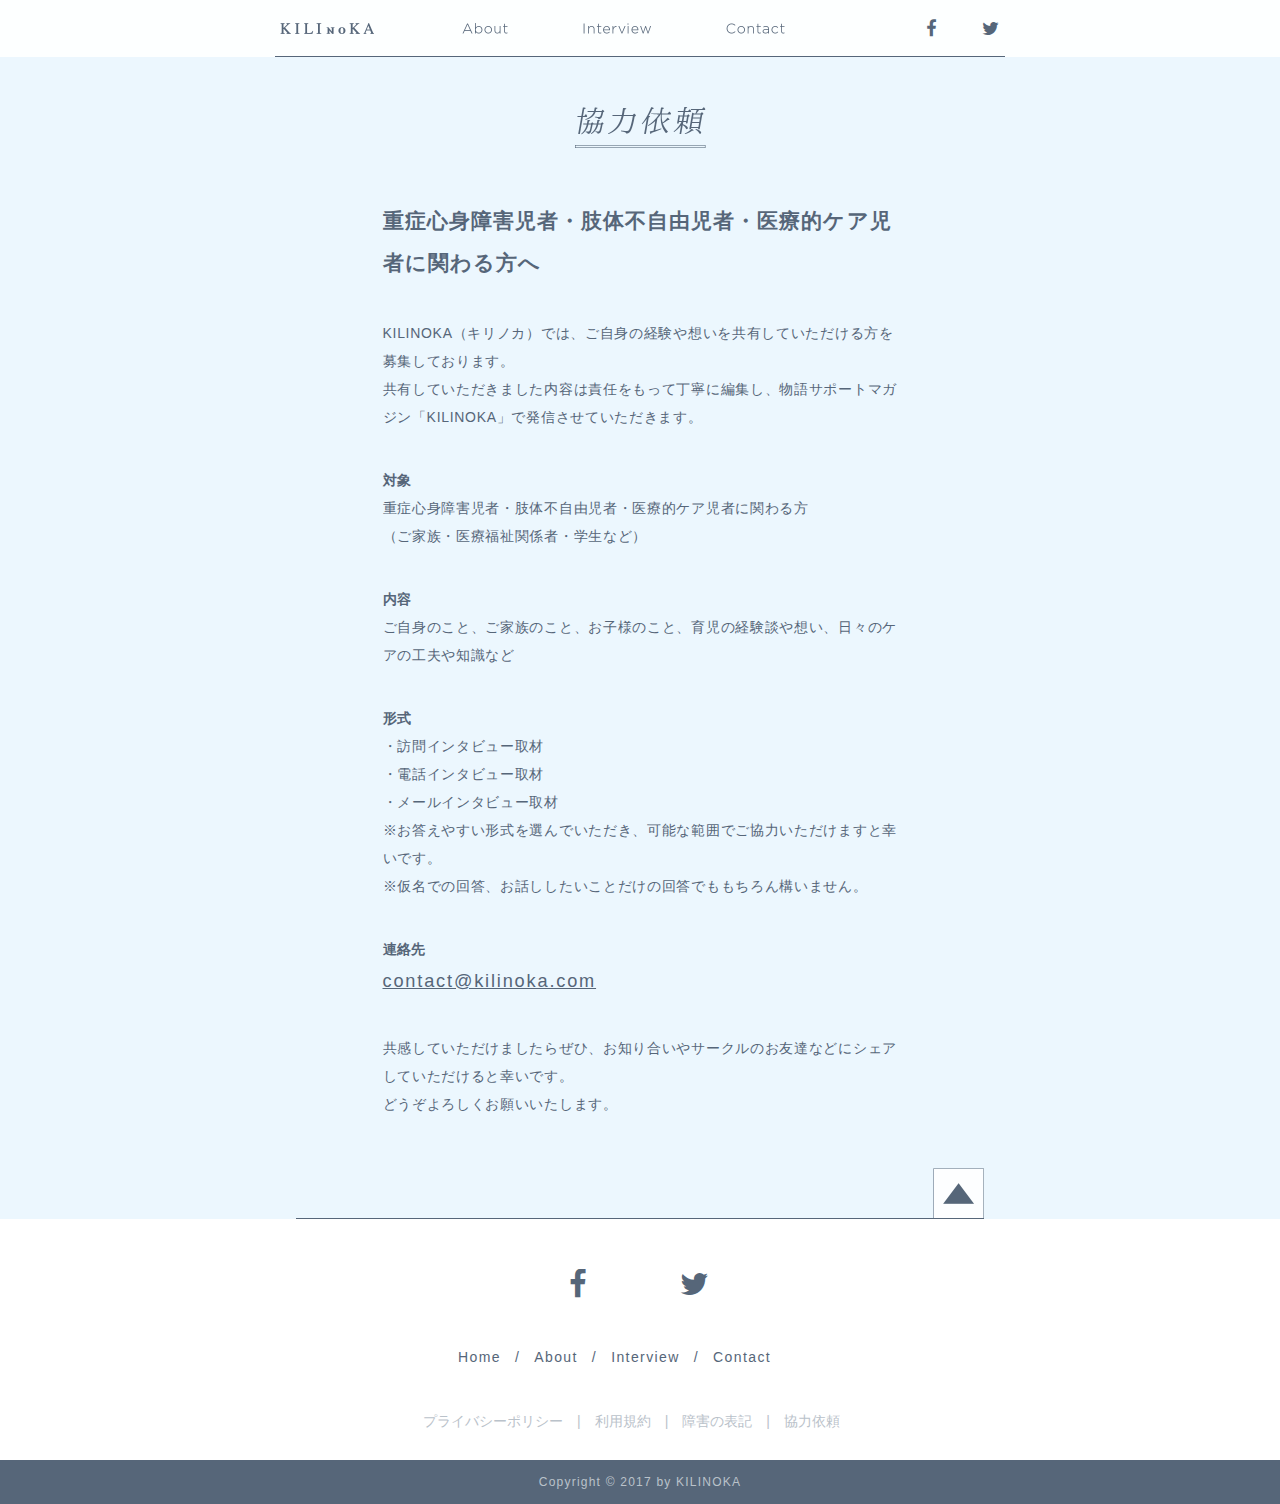
<file: helpus/index.html>
<!DOCTYPE html>
<html lang="ja">
  <head>
    <meta charset="utf-8">
    <meta name="viewport" content="width=device-width">
    <meta property="og:site_name" content="KILINOKA（キリノカ）">
    <meta property="og:locale" content="ja_JP">
    <meta property="og:url" content="https://kilinoka.com/helpus/">
    <meta name="twitter:url" content="https://kilinoka.com/helpus/">
    <meta name="keywords" content="KILINOKA,キリノカ,障害児者,医療的ケア児者,インタビュー,物語マガジン">
    <meta name="description" content="KILINOKA（キリノカ）は障害児者や医療的ケア児者とご家族のための物語サポートマガジンです。重症心身障害児者・肢体不自由児者・医療的ケア児者のご家族やまわりで支えている人々の経験や想いをお届けします。">
    <meta name="twitter:description" content="KILINOKA（キリノカ）は障害児者や医療的ケア児者とご家族のための物語サポートマガジンです。重症心身障害児者・肢体不自由児者・医療的ケア児者のご家族やまわりで支えている人々の経験や想いをお届けします。">
    <meta property="og:description" content="KILINOKA（キリノカ）は障害児者や医療的ケア児者とご家族のための物語サポートマガジンです。重症心身障害児者・肢体不自由児者・医療的ケア児者のご家族やまわりで支えている人々の経験や想いをお届けします。">
    <meta name="twitter:site" content="@kilinoka">
    <meta name="twitter:creator" content="@kilinoka">
    <meta name="twitter:card" content="summary_large_image">

    <meta property="og:image" content="https://kilinoka.com/asset/img/common/ogp.jpg">
    <meta name="twitter:image" content="https://kilinoka.com/asset/img/common/ogp.jpg">
    <meta property="og:title" content="協力依頼 - KILINOKA（キリノカ）">
    <meta name="twitter:title" content="協力依頼 - KILINOKA（キリノカ）">
    <title>協力依頼 - KILINOKA（キリノカ）</title>

    <link rel="canonical" href="https://kilinoka.com/helpus/">

    <link rel="shortcut icon" href="/asset/img/common/favicon.ico">
    <link rel="apple-touch-icon" href="/asset/img/common/apple-touch-icon.png">
    <link rel="stylesheet" href="/asset/css/common.css?t=2017-07-26-03-00">
    <link rel="stylesheet" href="/asset/css/font-awesome.css">
    
    
    
    <script src="/asset/js/jquery.js"></script>
    <script src="/asset/js/kilinoka.js?t=2017-07-26-03-00"></script>
    
  </head>
  
  <body class="common">
  
    
    <header>
      <nav>
        <ul class="header-menu-pc pc">
          <li class="header-menu-pc-home"><a href="/">KILINOKA</a></li>
          <li class="header-menu-pc-about"><a href="/about/">About</a></li>
          <li class="header-menu-pc-interview"><a href="/interview/">Interview</a></li>
          <li class="header-menu-pc-contact"><a href="/contact/">Contact</a></li>
          <li class="header-menu-pc-facebook"><a href="https://www.facebook.com/KILINOKA/" target="_blank"><i class="fa fa-facebook" aria-hidden="true"></i></a></li>
          <li class="header-menu-pc-twitter"><a href="https://twitter.com/kilinoka/" target="_blank"><i class="fa fa-twitter" aria-hidden="true"></i></a></li>
        </ul>
        <div class="sp">
          <h1><a href="/"><img src="/asset/img/top/pc/top-logo.png" alt="KILINOKA"></a></h1>
          <ul class="header-sns">
            <li class="header-menu-pc-facebook"><a href="https://www.facebook.com/KILINOKA/" target="_blank"><i class="fa fa-facebook" aria-hidden="true"></i></a></li>
            <li class="header-menu-pc-twitter"><a href="https://twitter.com/kilinoka/" target="_blank"><i class="fa fa-twitter" aria-hidden="true"></i></a></li>
          </ul>
          <div class="header-menu-sp-button">
            <div class="icon-animation">
              <span class="top"></span>
              <span class="middle"></span>
              <span class="bottom"></span>
            </div>
          </div>
          <ul class="header-menu-sp" style="display: none;">
            <li><a href="/about/">About</a></li>
            <li><a href="/interview/">Interview</a></li>
            <li><a href="/contact/">Contact</a></li>
          </ul>
        </div>
      </nav>
    </header>


<section class="common-content">
  <h2 class="helpus-title common-title"><img src="/asset/img/helpus/helpus-title.png" alt="協力依頼"></h2>
  

<h3 id="重症心身障害児者-肢体不自由児者-医療的ケア児者に関わる方へ">重症心身障害児者・肢体不自由児者・医療的ケア児者に関わる方へ</h3>

<p>KILINOKA（キリノカ）では、ご自身の経験や想いを共有していただける方を募集しております。<br>
共有していただきました内容は責任をもって丁寧に編集し、物語サポートマガジン「KILINOKA」で発信させていただきます。</p>

<h4 id="対象">対象</h4>

<p>重症心身障害児者・肢体不自由児者・医療的ケア児者に関わる方<br>
（ご家族・医療福祉関係者・学生など）</p>

<h4 id="内容">内容</h4>

<p>ご自身のこと、ご家族のこと、お子様のこと、育児の経験談や想い、日々のケアの工夫や知識など</p>

<h4 id="形式">形式</h4>

<p>・訪問インタビュー取材<br>
・電話インタビュー取材<br>
・メールインタビュー取材<br>
※お答えやすい形式を選んでいただき、可能な範囲でご協力いただけますと幸いです。<br>
※仮名での回答、お話ししたいことだけの回答でももちろん構いません。</p>

<h4 id="連絡先">連絡先</h4>

<p class="contact-mail"><a class="js-contact-email-link"></a></p>

<p>共感していただけましたらぜひ、お知り合いやサークルのお友達などにシェアしていただけると幸いです。<br>
どうぞよろしくお願いいたします。</p>

</section>

<div class="common-bg">
      <footer>
      <p class="footer-pagetop"><a href="#"><img src="/asset/img/common/pc/footer-pagetop.png" alt="▲"></a></p>
      <ul class="footer-sns">
        <li class="facebook"><a href="https://www.facebook.com/KILINOKA/" target="_blank"><i class="fa fa-facebook" aria-hidden="true"></i></a></li>
        <li class="twitter"><a href="https://twitter.com/kilinoka" target="_blank"><i class="fa fa-twitter" aria-hidden="true"></i></a></li>
      </ul>
      <ul class="footer-menu">
        <li><a href="/">Home</a></li>
        <li><a href="/about/">About</a></li>
        <li><a href="/interview/">Interview</a></li>
        <li><a href="/contact/">Contact</a></li>
      </ul>
      <ul class="footer-links">
        <li><a href="/privacy/">プライバシーポリシー</a></li>
        <li><a href="/terms/">利用規約</a></li>
        <li><a href="/notes/">障害の表記</a></li>
        <li><a href="/helpus/">協力依頼</a></li>
      </ul>
      <p class="footer-copyright">Copyright &copy; 2017 by KILINOKA</p>
    </footer>
    <div id="fb-root"></div>
<script>(function(d, s, id) {
  var js, fjs = d.getElementsByTagName(s)[0];
  if (d.getElementById(id)) return;
  js = d.createElement(s); js.id = id;
  js.src = "//connect.facebook.net/ja_JP/sdk.js#xfbml=1&version=v2.9";
  fjs.parentNode.insertBefore(js, fjs);
}(document, 'script', 'facebook-jssdk'));</script>

    <script>!function(d,s,id){var js,fjs=d.getElementsByTagName(s)[0],p=/^http:/.test(d.location)?'http':'https';if(!d.getElementById(id)){js=d.createElement(s);js.id=id;js.src=p+'://platform.twitter.com/widgets.js';fjs.parentNode.insertBefore(js,fjs);}}(document, 'script', 'twitter-wjs');</script>

    <script type="text/javascript" src="https://b.st-hatena.com/js/bookmark_button.js" charset="utf-8" async="async"></script>

    <script src="https://d.line-scdn.net/r/web/social-plugin/js/thirdparty/loader.min.js" async="async" defer="defer"></script>

    <script>
  (function(i,s,o,g,r,a,m){i['GoogleAnalyticsObject']=r;i[r]=i[r]||function(){
  (i[r].q=i[r].q||[]).push(arguments)},i[r].l=1*new Date();a=s.createElement(o),
  m=s.getElementsByTagName(o)[0];a.async=1;a.src=g;m.parentNode.insertBefore(a,m)
  })(window,document,'script','https://www.google-analytics.com/analytics.js','ga');

  ga('create', 'UA-98946683-1', 'auto');
  ga('send', 'pageview');
</script>

  </body>
</html>

</div>
</file>
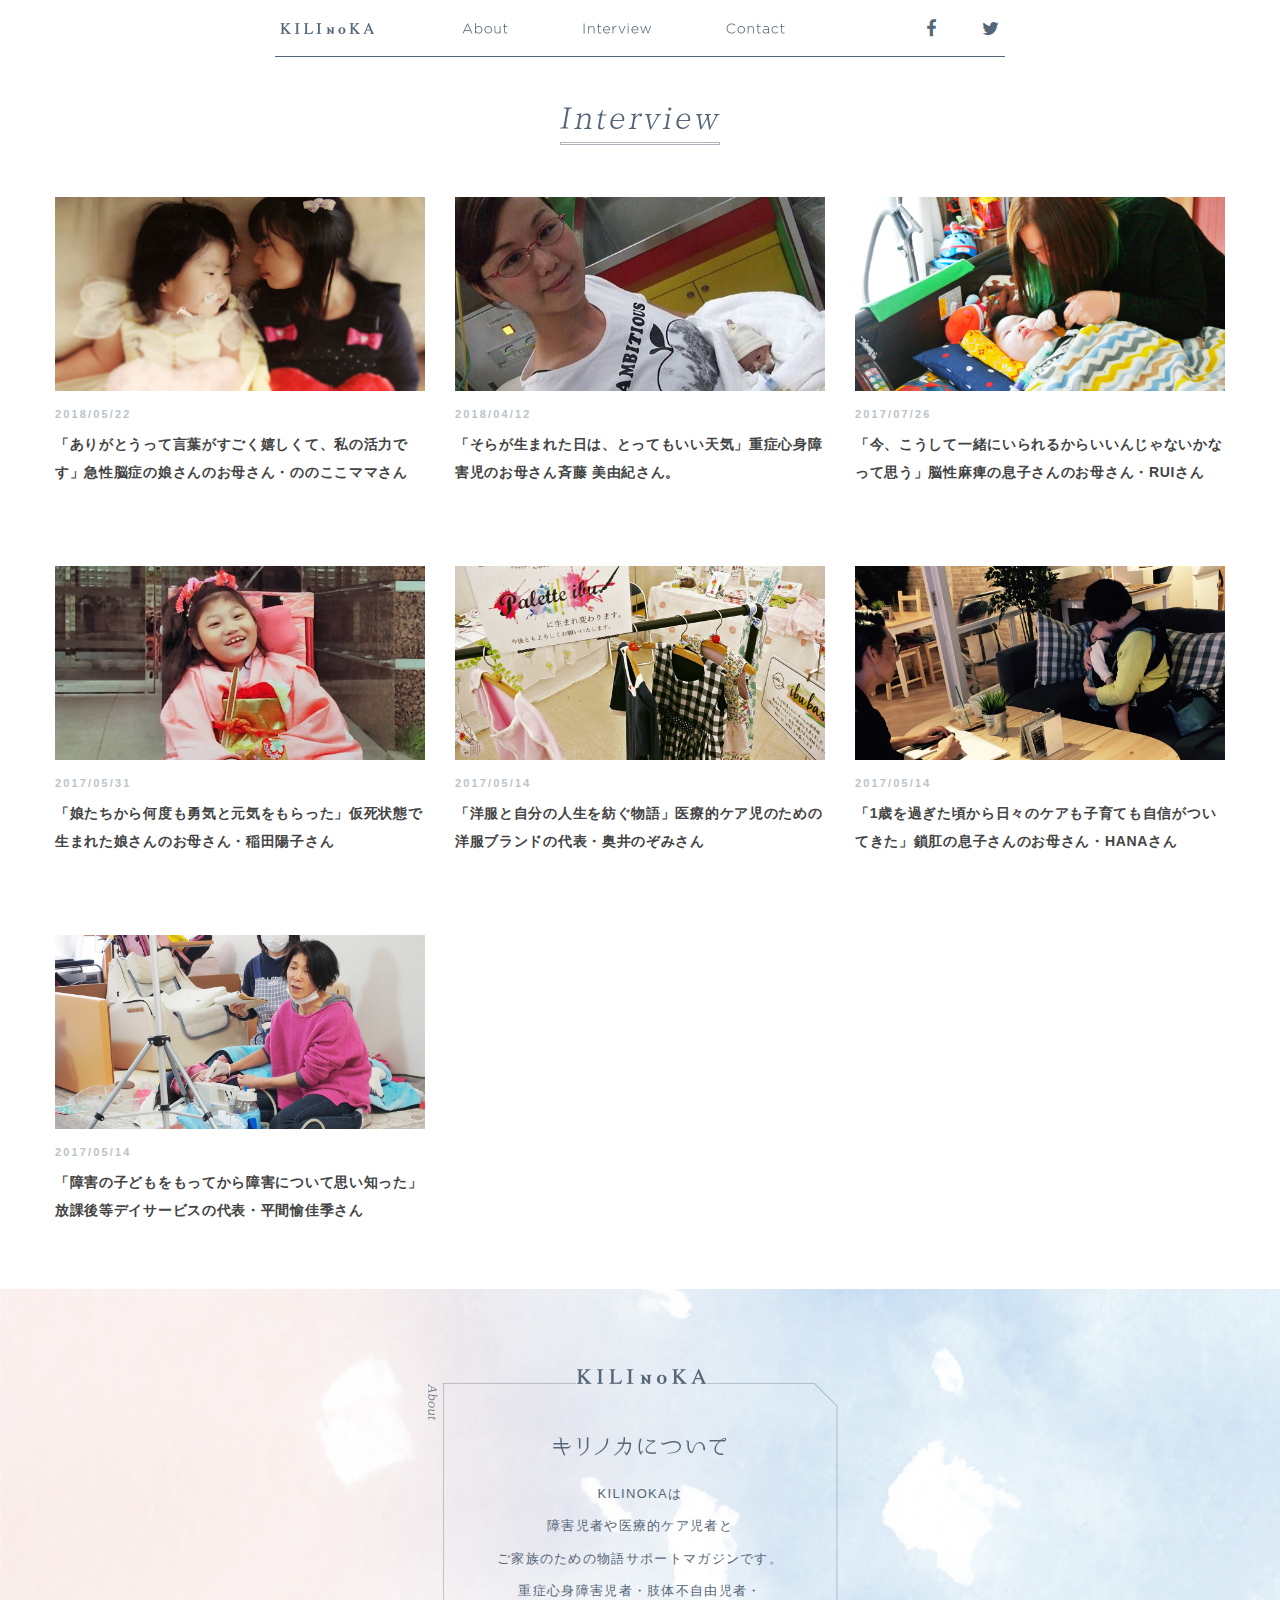
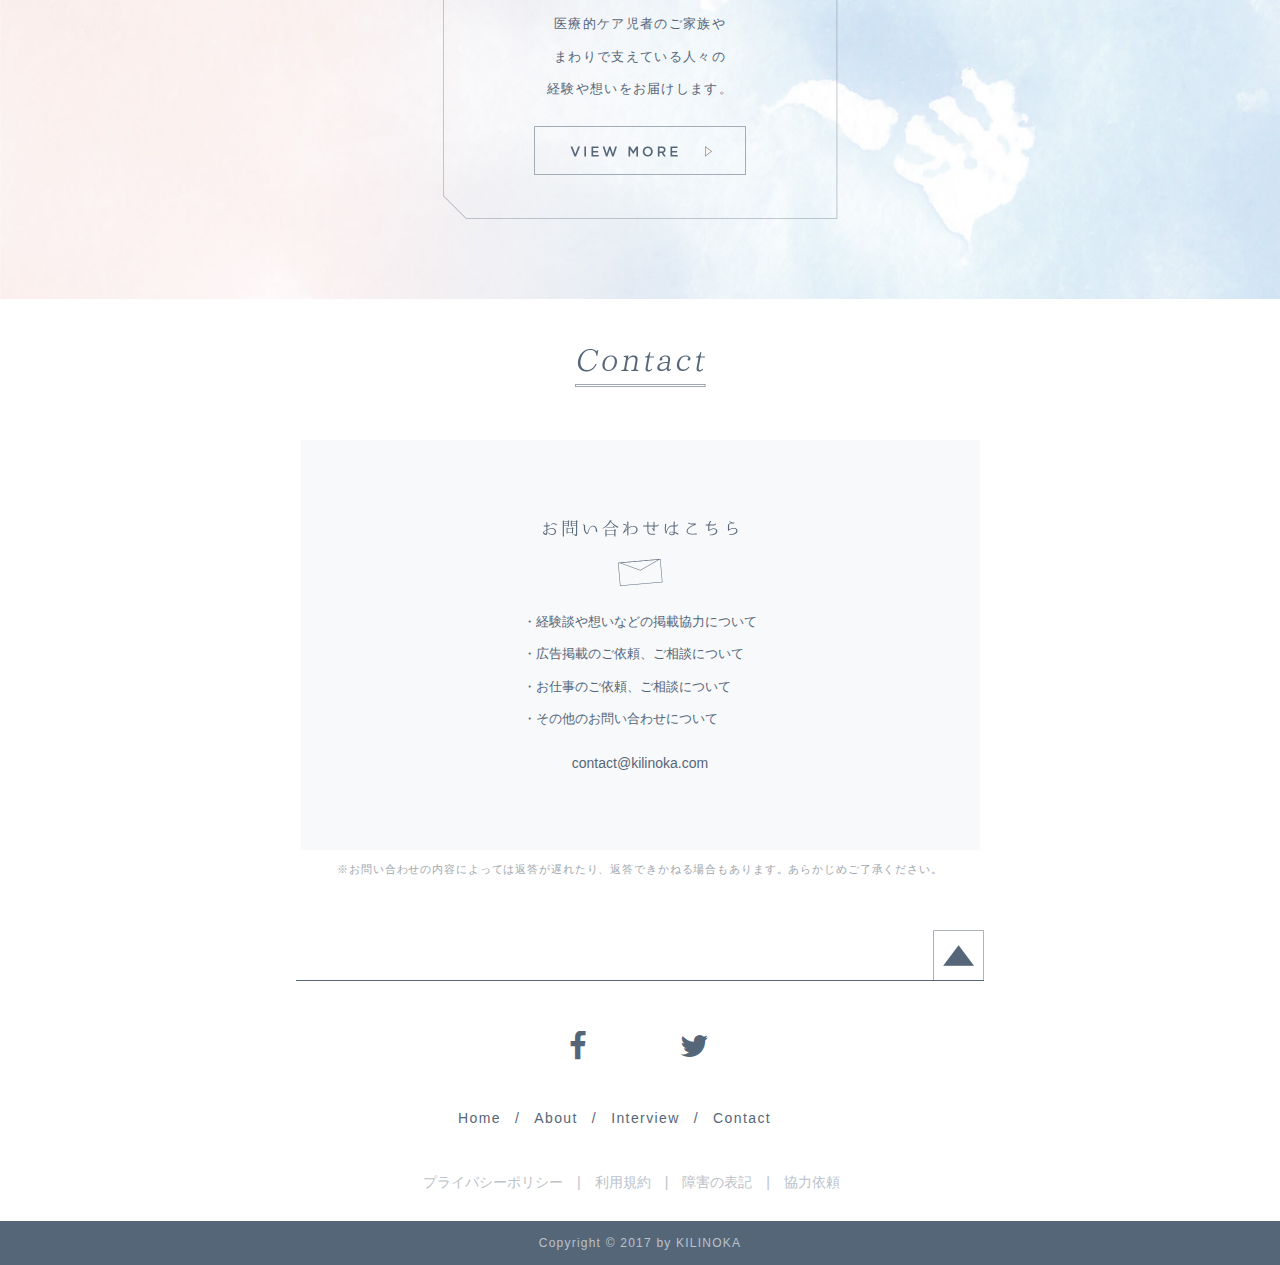
<file: interview/index.html>
<!DOCTYPE html>
<html lang="ja">
  <head>
    <meta charset="utf-8">
    <meta name="viewport" content="width=device-width">
    <meta property="og:site_name" content="KILINOKA（キリノカ）">
    <meta property="og:locale" content="ja_JP">
    <meta property="og:url" content="https://kilinoka.com/interview/">
    <meta name="twitter:url" content="https://kilinoka.com/interview/">
    <meta name="keywords" content="KILINOKA,キリノカ,障害児者,医療的ケア児者,インタビュー,物語マガジン">
    <meta name="description" content="KILINOKA（キリノカ）は障害児者や医療的ケア児者とご家族のための物語サポートマガジンです。重症心身障害児者・肢体不自由児者・医療的ケア児者のご家族やまわりで支えている人々の経験や想いをお届けします。">
    <meta name="twitter:description" content="KILINOKA（キリノカ）は障害児者や医療的ケア児者とご家族のための物語サポートマガジンです。重症心身障害児者・肢体不自由児者・医療的ケア児者のご家族やまわりで支えている人々の経験や想いをお届けします。">
    <meta property="og:description" content="KILINOKA（キリノカ）は障害児者や医療的ケア児者とご家族のための物語サポートマガジンです。重症心身障害児者・肢体不自由児者・医療的ケア児者のご家族やまわりで支えている人々の経験や想いをお届けします。">
    <meta name="twitter:site" content="@kilinoka">
    <meta name="twitter:creator" content="@kilinoka">
    <meta name="twitter:card" content="summary_large_image">


    <meta property="og:image" content="https://kilinoka.com/asset/img/common/ogp.jpg">
    <meta name="twitter:image" content="https://kilinoka.com/asset/img/common/ogp.jpg">
    <meta property="og:title" content="Interview - KILINOKA（キリノカ）">
    <meta name="twitter:title" content="Interview - KILINOKA（キリノカ）">
    <title>Interview - KILINOKA（キリノカ）</title>


    <link rel="canonical" href="https://kilinoka.com/interview/">

    <link rel="shortcut icon" href="/asset/img/common/favicon.ico">
    <link rel="apple-touch-icon" href="/asset/img/common/apple-touch-icon.png">
    <link rel="stylesheet" href="/asset/css/common.css?t=2017-07-26-03-00">
    <link rel="stylesheet" href="/asset/css/font-awesome.css">



    <script src="/asset/js/jquery.js"></script>
    <script src="/asset/js/kilinoka.js?t=2017-07-26-03-00"></script>

  </head>

  <body class="interview">


    <header>
      <nav>
        <ul class="header-menu-pc pc">
          <li class="header-menu-pc-home"><a href="/">KILINOKA</a></li>
          <li class="header-menu-pc-about"><a href="/about/">About</a></li>
          <li class="header-menu-pc-interview"><a href="/interview/">Interview</a></li>
          <li class="header-menu-pc-contact"><a href="/contact/">Contact</a></li>
          <li class="header-menu-pc-facebook"><a href="https://www.facebook.com/KILINOKA/" target="_blank"><i class="fa fa-facebook" aria-hidden="true"></i></a></li>
          <li class="header-menu-pc-twitter"><a href="https://twitter.com/kilinoka/" target="_blank"><i class="fa fa-twitter" aria-hidden="true"></i></a></li>
        </ul>
        <div class="sp">
          <h1><a href="/"><img src="/asset/img/top/pc/top-logo.png" alt="KILINOKA"></a></h1>
          <ul class="header-sns">
            <li class="header-menu-pc-facebook"><a href="https://www.facebook.com/KILINOKA/" target="_blank"><i class="fa fa-facebook" aria-hidden="true"></i></a></li>
            <li class="header-menu-pc-twitter"><a href="https://twitter.com/kilinoka/" target="_blank"><i class="fa fa-twitter" aria-hidden="true"></i></a></li>
          </ul>
          <div class="header-menu-sp-button">
            <div class="icon-animation">
              <span class="top"></span>
              <span class="middle"></span>
              <span class="bottom"></span>
            </div>
          </div>
          <ul class="header-menu-sp" style="display: none;">
            <li><a href="/about/">About</a></li>
            <li><a href="/interview/">Interview</a></li>
            <li><a href="/contact/">Contact</a></li>
          </ul>
        </div>
      </nav>
    </header>


<section class="interview-area">
  <h2 class="interview-title common-title"><img src="/asset/img/interview/pc/interview-title.png" alt="Interview"></h2>
  <ul class="interview-list">

      <li>
        <a href="/interview/nonokokomama/">
          <span class="interview-img"><img src="/interview/nonokokomama/img/img-ogp.jpg" alt=""></span>
          <span class="interview-date">2018/05/22</span>
          <span class="interview-title">「ありがとうって言葉がすごく嬉しくて、私の活力です」急性脳症の娘さんのお母さん・ののここママさん</span>
        </a>
      </li>

      <li>
        <a href="/interview/saito/">
          <span class="interview-img"><img src="/interview/saito/img/ogp.jpg" alt=""></span>
          <span class="interview-date">2018/04/12</span>
          <span class="interview-title">「そらが生まれた日は、とってもいい天気」重症心身障害児のお母さん斉藤 美由紀さん。</span>
        </a>
      </li>

      <li>
  <a href="/interview/rui/">
    <span class="interview-img"><img src="/interview/rui/img/ogp.jpg" alt=""></span>
    <span class="interview-date">2017/07/26</span>
    <span class="interview-title">「今、こうして一緒にいられるからいいんじゃないかなって思う」脳性麻痺の息子さんのお母さん・RUIさん</span>
  </a>
</li>


      <li>
  <a href="/interview/inada/">
    <span class="interview-img"><img src="/interview/inada/img/ogp.jpg" alt=""></span>
    <span class="interview-date">2017/05/31</span>
    <span class="interview-title">「娘たちから何度も勇気と元気をもらった」仮死状態で生まれた娘さんのお母さん・稲田陽子さん</span>
  </a>
</li>


      <li>
  <a href="/interview/okui/">
    <span class="interview-img"><img src="/interview/okui/img/ogp.jpg" alt=""></span>
    <span class="interview-date">2017/05/14</span>
    <span class="interview-title">「洋服と自分の人生を紡ぐ物語」医療的ケア児のための洋服ブランドの代表・奥井のぞみさん</span>
  </a>
</li>


      <li>
  <a href="/interview/hana/">
    <span class="interview-img"><img src="/interview/hana/img/ogp.jpg" alt=""></span>
    <span class="interview-date">2017/05/14</span>
    <span class="interview-title">「1歳を過ぎた頃から日々のケアも子育ても自信がついてきた」鎖肛の息子さんのお母さん・HANAさん</span>
  </a>
</li>


      <li>
  <a href="/interview/hirama/">
    <span class="interview-img"><img src="/interview/hirama/img/ogp.jpg" alt=""></span>
    <span class="interview-date">2017/05/14</span>
    <span class="interview-title">「障害の子どもをもってから障害について思い知った」放課後等デイサービスの代表・平間愉佳季さん</span>
  </a>
</li>


  </ul>
</section>

<section class="about-area">
  <div class="about-area-box-header">
    <div class="about-area-box-footer">
      <div class="about-area-box">
        <h2 class="about-area-title"><img src="/asset/img/common/pc/about-area-title.png" alt="キリノカについて"></h2>
        <p class="about-area-subtitle"><img src="/asset/img/common/pc/about-area-subtitle.png" alt="About" class="pc"></p>
        <p class="about-area-text">KILINOKAは<br>障害児者や<br class="sp">医療的ケア児者と<br>ご家族のための<br class="sp">物語サポートマガジンです。<br>重症心身障害児者・肢体不自由児者・<br>医療的ケア児者のご家族や<br>まわりで支えている人々の<br>経験や想いをお届けします。</p>
        <p class="about-area-view-more"><a href="/about/">VIEW MORE</a></p>
      </div>
    </div>
  </div>
</section>

<section class="contact-area">
  <h2 class="contact-title common-title"><img src="/asset/img/common/pc/contact-title.png" alt="Contact"></h2>
  <div class="contact-box">
    <h3 class="contact-subtitle">
      <img src="/asset/img/common/pc/contact-subtitle.png" alt="お問い合わせはこちら">
    </h3>
    <p class="contact-text">
        ・経験談や想いなどの掲載協力について<br>
        ・広告掲載のご依頼、ご相談について<br>
        ・お仕事のご依頼、ご相談について<br>
        ・その他のお問い合わせについて</p>
    <p class="contact-mail"><p class="js-contact-email-link"></p></p>
  </div>
  <p class="notice">※お問い合わせの内容によっては返答が遅れたり、返答できかねる場合もあります。あらかじめご了承ください。</p>
</section>

    <footer>
      <p class="footer-pagetop"><a href="#"><img src="/asset/img/common/pc/footer-pagetop.png" alt="▲"></a></p>
      <ul class="footer-sns">
        <li class="facebook"><a href="https://www.facebook.com/KILINOKA/" target="_blank"><i class="fa fa-facebook" aria-hidden="true"></i></a></li>
        <li class="twitter"><a href="https://twitter.com/kilinoka" target="_blank"><i class="fa fa-twitter" aria-hidden="true"></i></a></li>
      </ul>
      <ul class="footer-menu">
        <li><a href="/">Home</a></li>
        <li><a href="/about/">About</a></li>
        <li><a href="/interview/">Interview</a></li>
        <li><a href="/contact/">Contact</a></li>
      </ul>
      <ul class="footer-links">
        <li><a href="/privacy/">プライバシーポリシー</a></li>
        <li><a href="/terms/">利用規約</a></li>
        <li><a href="/notes/">障害の表記</a></li>
        <li><a href="/helpus/">協力依頼</a></li>
      </ul>
      <p class="footer-copyright">Copyright &copy; 2017 by KILINOKA</p>
    </footer>
    <div id="fb-root"></div>
<script>(function(d, s, id) {
  var js, fjs = d.getElementsByTagName(s)[0];
  if (d.getElementById(id)) return;
  js = d.createElement(s); js.id = id;
  js.src = "//connect.facebook.net/ja_JP/sdk.js#xfbml=1&version=v2.9";
  fjs.parentNode.insertBefore(js, fjs);
}(document, 'script', 'facebook-jssdk'));</script>

    <script>!function(d,s,id){var js,fjs=d.getElementsByTagName(s)[0],p=/^http:/.test(d.location)?'http':'https';if(!d.getElementById(id)){js=d.createElement(s);js.id=id;js.src=p+'://platform.twitter.com/widgets.js';fjs.parentNode.insertBefore(js,fjs);}}(document, 'script', 'twitter-wjs');</script>

    <script type="text/javascript" src="https://b.st-hatena.com/js/bookmark_button.js" charset="utf-8" async="async"></script>

    <script src="https://d.line-scdn.net/r/web/social-plugin/js/thirdparty/loader.min.js" async="async" defer="defer"></script>

    <script>
  (function(i,s,o,g,r,a,m){i['GoogleAnalyticsObject']=r;i[r]=i[r]||function(){
  (i[r].q=i[r].q||[]).push(arguments)},i[r].l=1*new Date();a=s.createElement(o),
  m=s.getElementsByTagName(o)[0];a.async=1;a.src=g;m.parentNode.insertBefore(a,m)
  })(window,document,'script','https://www.google-analytics.com/analytics.js','ga');

  ga('create', 'UA-98946683-1', 'auto');
  ga('send', 'pageview');
</script>

  </body>
</html>
</file>
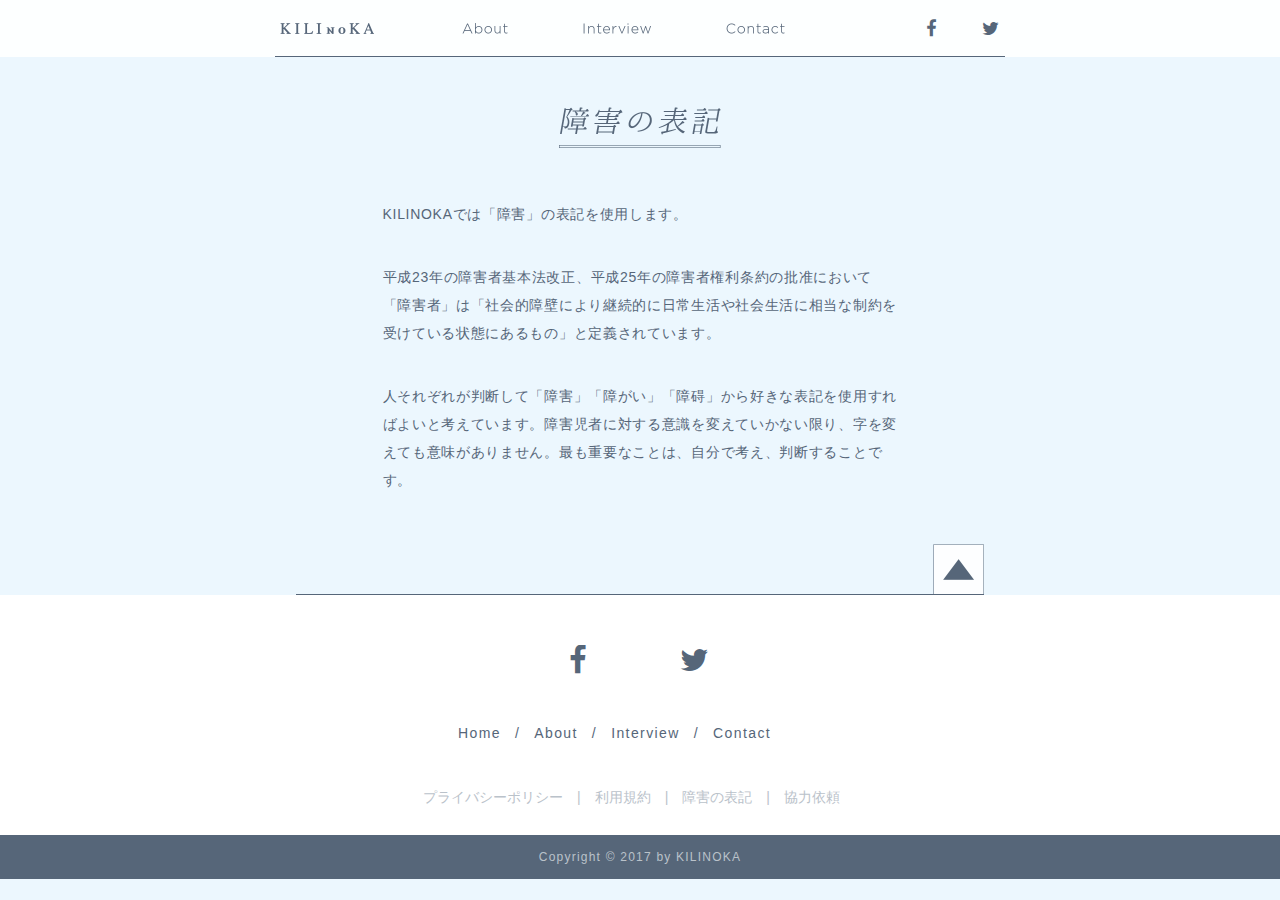
<file: notes/index.html>
<!DOCTYPE html>
<html lang="ja">
  <head>
    <meta charset="utf-8">
    <meta name="viewport" content="width=device-width">
    <meta property="og:site_name" content="KILINOKA（キリノカ）">
    <meta property="og:locale" content="ja_JP">
    <meta property="og:url" content="https://kilinoka.com/notes/">
    <meta name="twitter:url" content="https://kilinoka.com/notes/">
    <meta name="keywords" content="KILINOKA,キリノカ,障害児者,医療的ケア児者,インタビュー,物語マガジン">
    <meta name="description" content="KILINOKA（キリノカ）は障害児者や医療的ケア児者とご家族のための物語サポートマガジンです。重症心身障害児者・肢体不自由児者・医療的ケア児者のご家族やまわりで支えている人々の経験や想いをお届けします。">
    <meta name="twitter:description" content="KILINOKA（キリノカ）は障害児者や医療的ケア児者とご家族のための物語サポートマガジンです。重症心身障害児者・肢体不自由児者・医療的ケア児者のご家族やまわりで支えている人々の経験や想いをお届けします。">
    <meta property="og:description" content="KILINOKA（キリノカ）は障害児者や医療的ケア児者とご家族のための物語サポートマガジンです。重症心身障害児者・肢体不自由児者・医療的ケア児者のご家族やまわりで支えている人々の経験や想いをお届けします。">
    <meta name="twitter:site" content="@kilinoka">
    <meta name="twitter:creator" content="@kilinoka">
    <meta name="twitter:card" content="summary_large_image">

    <meta property="og:image" content="https://kilinoka.com/asset/img/common/ogp.jpg">
    <meta name="twitter:image" content="https://kilinoka.com/asset/img/common/ogp.jpg">
    <meta property="og:title" content="障害の表記 - KILINOKA（キリノカ）">
    <meta name="twitter:title" content="障害の表記 - KILINOKA（キリノカ）">
    <title>障害の表記 - KILINOKA（キリノカ）</title>

    <link rel="canonical" href="https://kilinoka.com/notes/">

    <link rel="shortcut icon" href="/asset/img/common/favicon.ico">
    <link rel="apple-touch-icon" href="/asset/img/common/apple-touch-icon.png">
    <link rel="stylesheet" href="/asset/css/common.css?t=2017-07-26-03-00">
    <link rel="stylesheet" href="/asset/css/font-awesome.css">
    
    
    
    <script src="/asset/js/jquery.js"></script>
    <script src="/asset/js/kilinoka.js?t=2017-07-26-03-00"></script>
    
  </head>
  
  <body class="common">
  
    
    <header>
      <nav>
        <ul class="header-menu-pc pc">
          <li class="header-menu-pc-home"><a href="/">KILINOKA</a></li>
          <li class="header-menu-pc-about"><a href="/about/">About</a></li>
          <li class="header-menu-pc-interview"><a href="/interview/">Interview</a></li>
          <li class="header-menu-pc-contact"><a href="/contact/">Contact</a></li>
          <li class="header-menu-pc-facebook"><a href="https://www.facebook.com/KILINOKA/" target="_blank"><i class="fa fa-facebook" aria-hidden="true"></i></a></li>
          <li class="header-menu-pc-twitter"><a href="https://twitter.com/kilinoka/" target="_blank"><i class="fa fa-twitter" aria-hidden="true"></i></a></li>
        </ul>
        <div class="sp">
          <h1><a href="/"><img src="/asset/img/top/pc/top-logo.png" alt="KILINOKA"></a></h1>
          <ul class="header-sns">
            <li class="header-menu-pc-facebook"><a href="https://www.facebook.com/KILINOKA/" target="_blank"><i class="fa fa-facebook" aria-hidden="true"></i></a></li>
            <li class="header-menu-pc-twitter"><a href="https://twitter.com/kilinoka/" target="_blank"><i class="fa fa-twitter" aria-hidden="true"></i></a></li>
          </ul>
          <div class="header-menu-sp-button">
            <div class="icon-animation">
              <span class="top"></span>
              <span class="middle"></span>
              <span class="bottom"></span>
            </div>
          </div>
          <ul class="header-menu-sp" style="display: none;">
            <li><a href="/about/">About</a></li>
            <li><a href="/interview/">Interview</a></li>
            <li><a href="/contact/">Contact</a></li>
          </ul>
        </div>
      </nav>
    </header>


<section class="common-content">
  <h2 class="notes-title common-title"><img src="/asset/img/notes/notes-title.png" alt="障害の表記"></h2>
  <p>KILINOKAでは「障害」の表記を使用します。</p>

<p>平成23年の障害者基本法改正、平成25年の障害者権利条約の批准において「障害者」は「社会的障壁により継続的に日常生活や社会生活に相当な制約を受けている状態にあるもの」と定義されています。</p>

<p>人それぞれが判断して「障害」「障がい」「障碍」から好きな表記を使用すればよいと考えています。障害児者に対する意識を変えていかない限り、字を変えても意味がありません。最も重要なことは、自分で考え、判断することです。</p>

</section>

<div class="common-bg">
      <footer>
      <p class="footer-pagetop"><a href="#"><img src="/asset/img/common/pc/footer-pagetop.png" alt="▲"></a></p>
      <ul class="footer-sns">
        <li class="facebook"><a href="https://www.facebook.com/KILINOKA/" target="_blank"><i class="fa fa-facebook" aria-hidden="true"></i></a></li>
        <li class="twitter"><a href="https://twitter.com/kilinoka" target="_blank"><i class="fa fa-twitter" aria-hidden="true"></i></a></li>
      </ul>
      <ul class="footer-menu">
        <li><a href="/">Home</a></li>
        <li><a href="/about/">About</a></li>
        <li><a href="/interview/">Interview</a></li>
        <li><a href="/contact/">Contact</a></li>
      </ul>
      <ul class="footer-links">
        <li><a href="/privacy/">プライバシーポリシー</a></li>
        <li><a href="/terms/">利用規約</a></li>
        <li><a href="/notes/">障害の表記</a></li>
        <li><a href="/helpus/">協力依頼</a></li>
      </ul>
      <p class="footer-copyright">Copyright &copy; 2017 by KILINOKA</p>
    </footer>
    <div id="fb-root"></div>
<script>(function(d, s, id) {
  var js, fjs = d.getElementsByTagName(s)[0];
  if (d.getElementById(id)) return;
  js = d.createElement(s); js.id = id;
  js.src = "//connect.facebook.net/ja_JP/sdk.js#xfbml=1&version=v2.9";
  fjs.parentNode.insertBefore(js, fjs);
}(document, 'script', 'facebook-jssdk'));</script>

    <script>!function(d,s,id){var js,fjs=d.getElementsByTagName(s)[0],p=/^http:/.test(d.location)?'http':'https';if(!d.getElementById(id)){js=d.createElement(s);js.id=id;js.src=p+'://platform.twitter.com/widgets.js';fjs.parentNode.insertBefore(js,fjs);}}(document, 'script', 'twitter-wjs');</script>

    <script type="text/javascript" src="https://b.st-hatena.com/js/bookmark_button.js" charset="utf-8" async="async"></script>

    <script src="https://d.line-scdn.net/r/web/social-plugin/js/thirdparty/loader.min.js" async="async" defer="defer"></script>

    <script>
  (function(i,s,o,g,r,a,m){i['GoogleAnalyticsObject']=r;i[r]=i[r]||function(){
  (i[r].q=i[r].q||[]).push(arguments)},i[r].l=1*new Date();a=s.createElement(o),
  m=s.getElementsByTagName(o)[0];a.async=1;a.src=g;m.parentNode.insertBefore(a,m)
  })(window,document,'script','https://www.google-analytics.com/analytics.js','ga');

  ga('create', 'UA-98946683-1', 'auto');
  ga('send', 'pageview');
</script>

  </body>
</html>

</div>
</file>
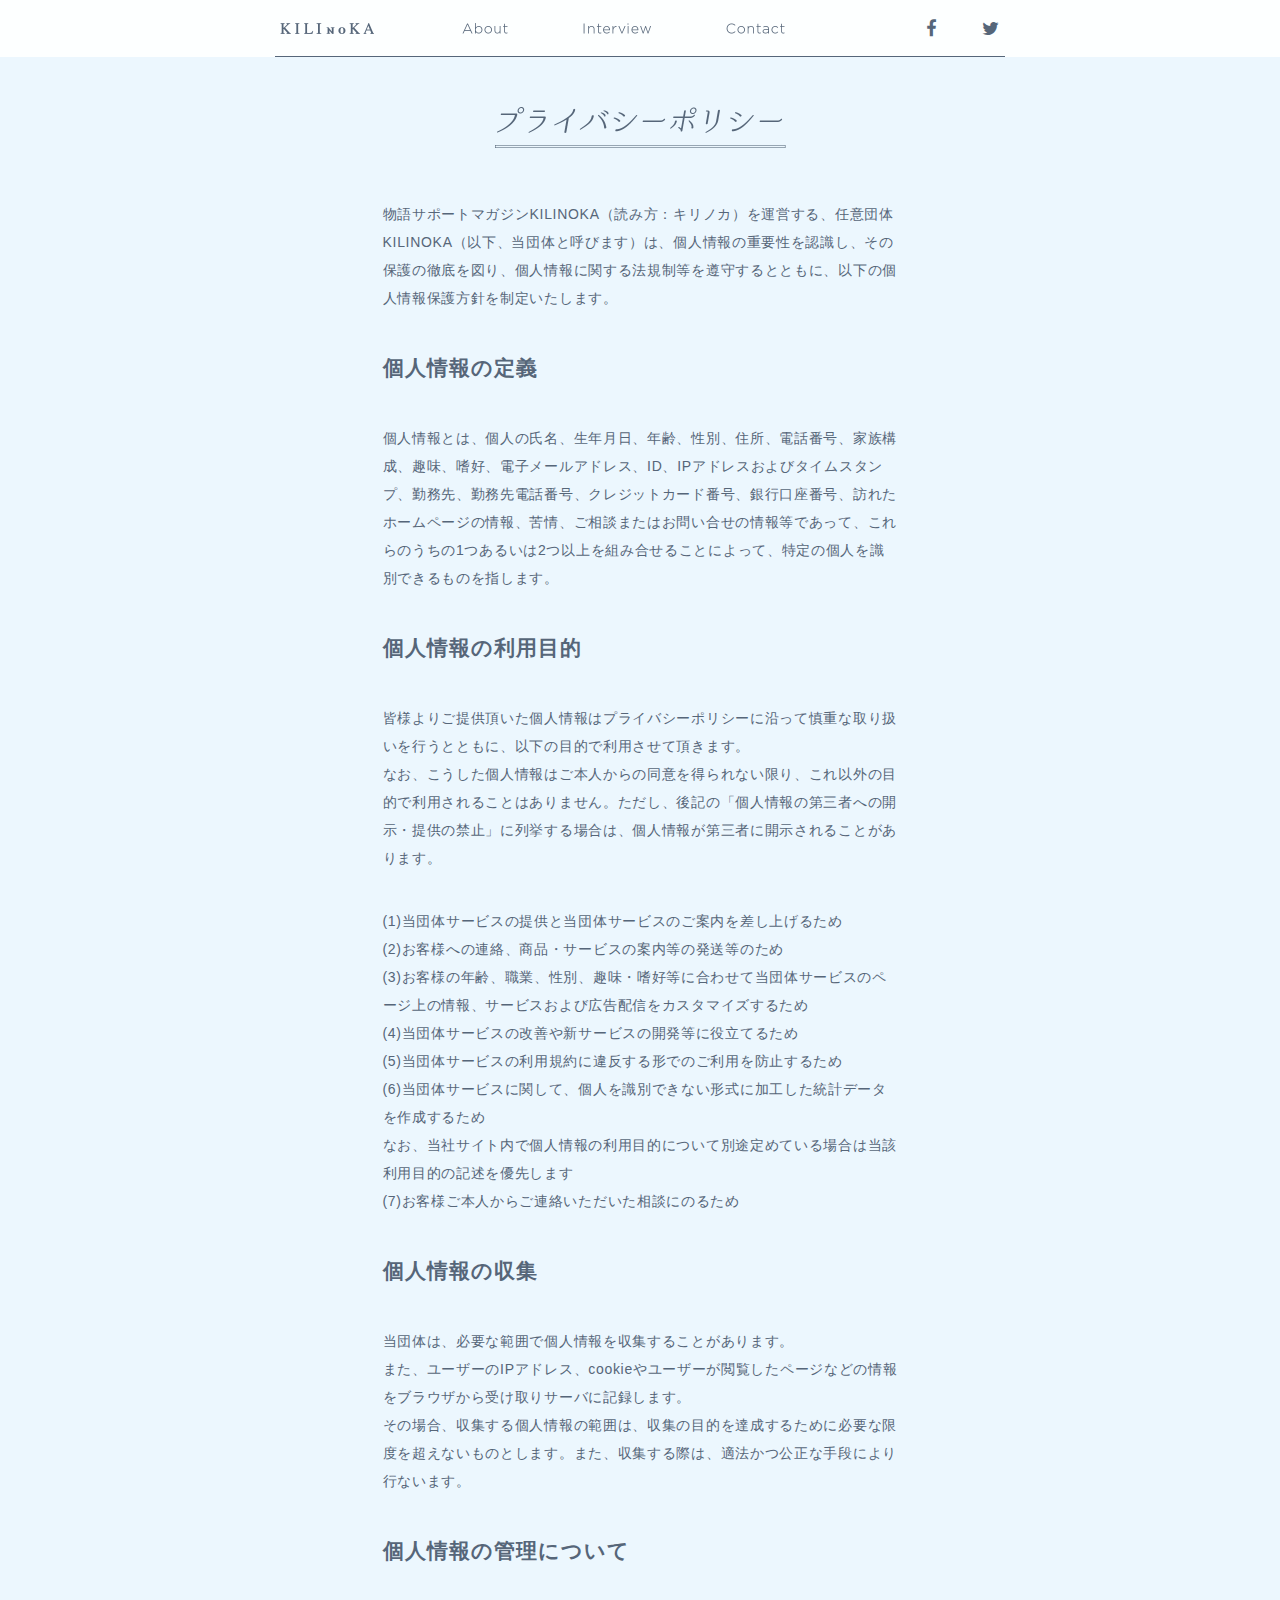
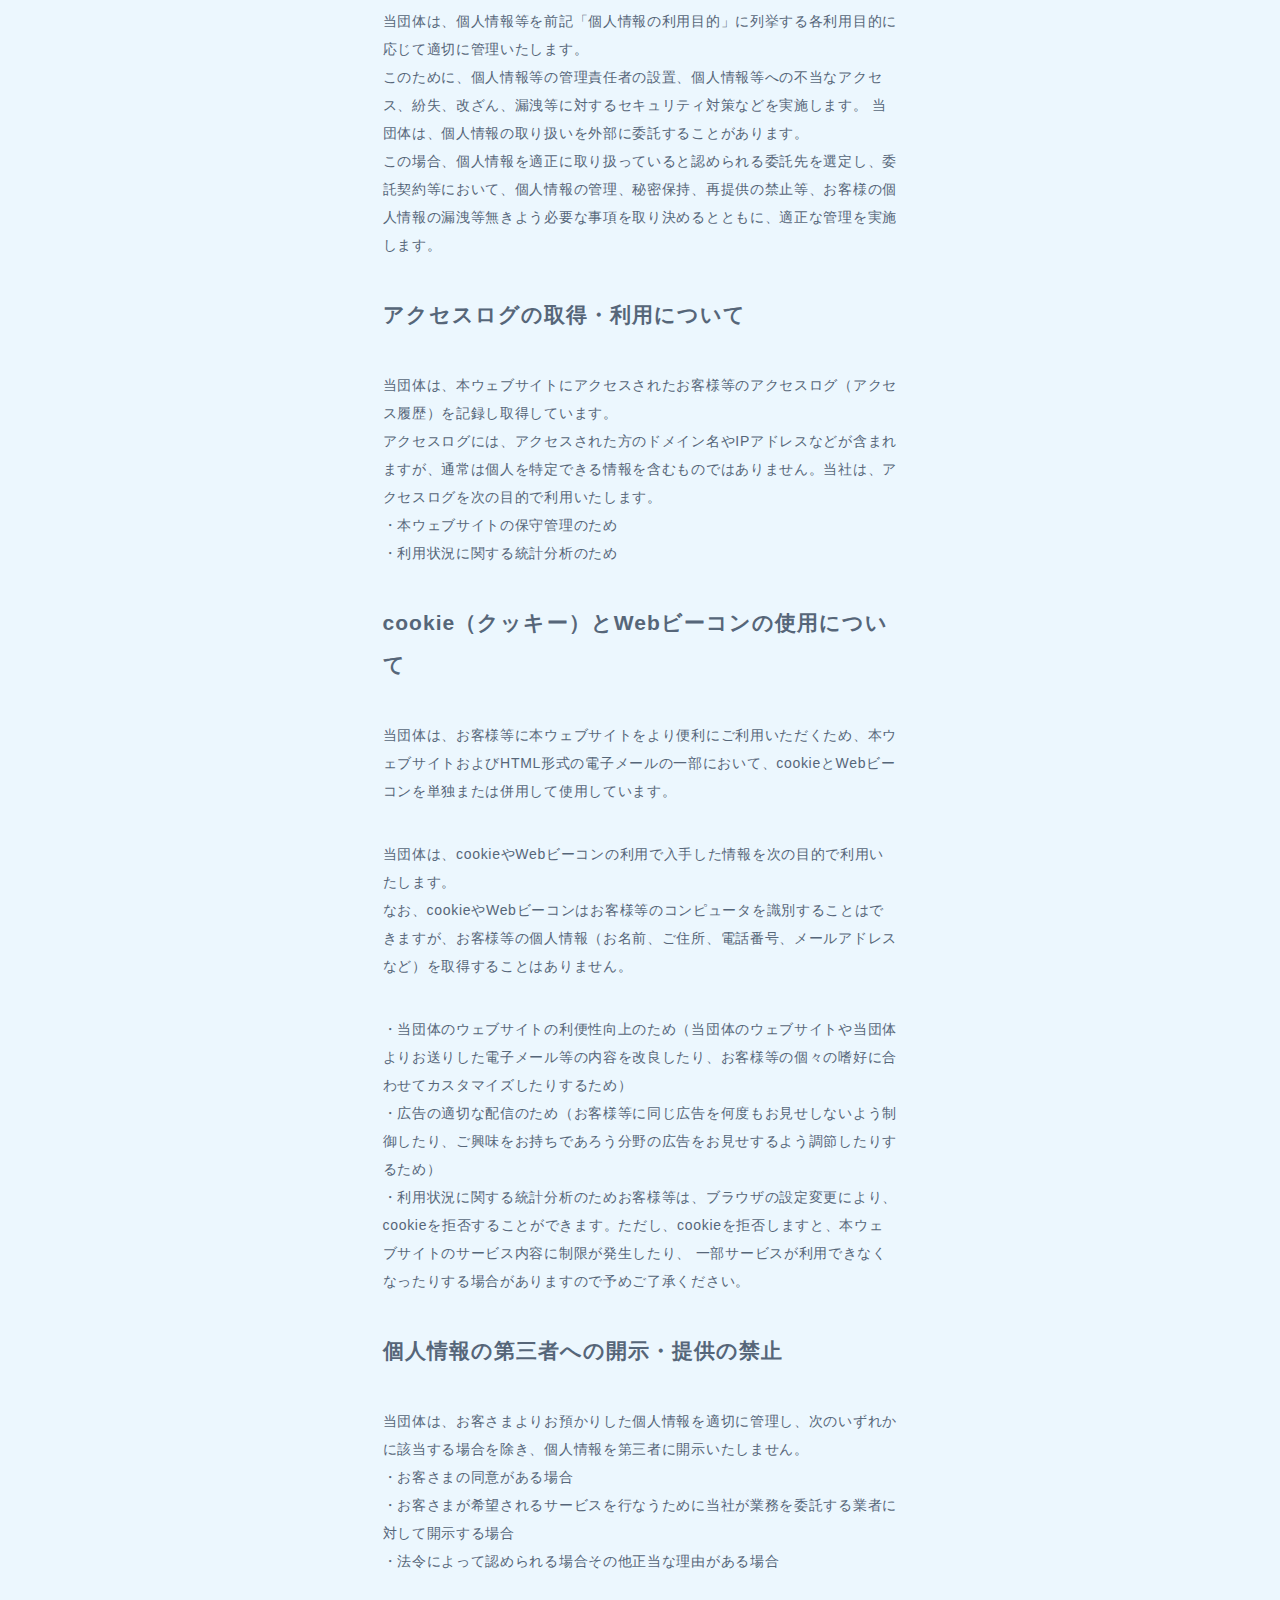
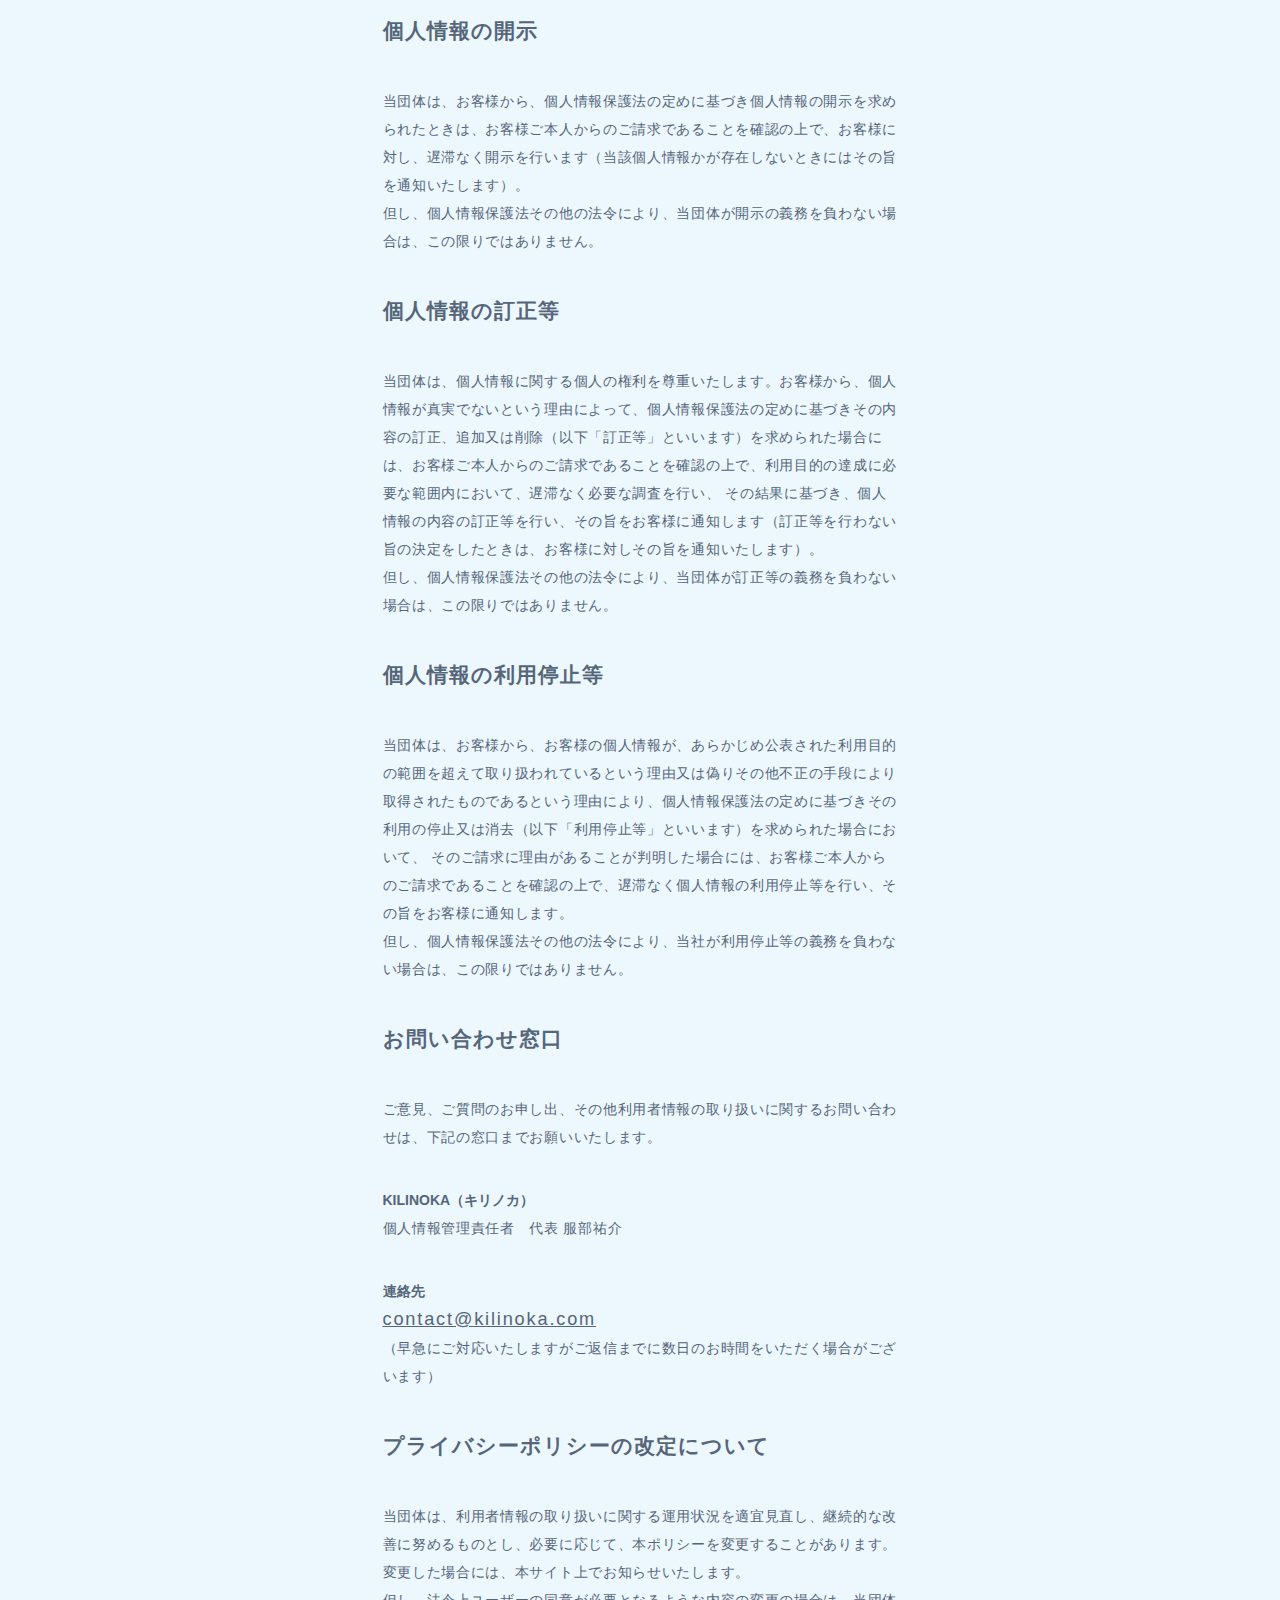
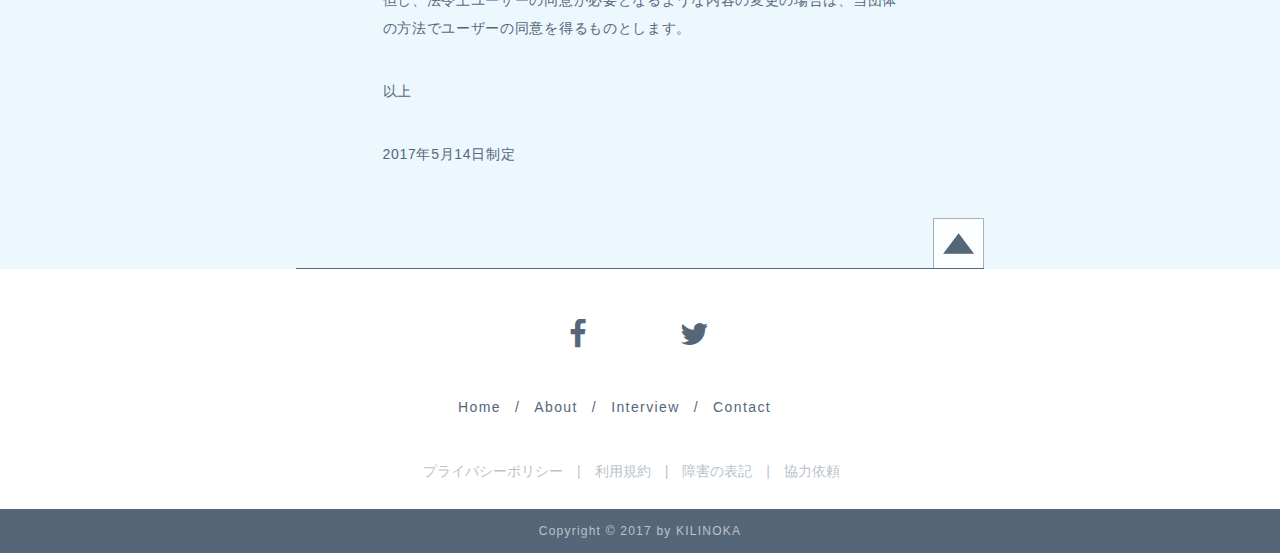
<file: privacy/index.html>
<!DOCTYPE html>
<html lang="ja">
  <head>
    <meta charset="utf-8">
    <meta name="viewport" content="width=device-width">
    <meta property="og:site_name" content="KILINOKA（キリノカ）">
    <meta property="og:locale" content="ja_JP">
    <meta property="og:url" content="https://kilinoka.com/privacy/">
    <meta name="twitter:url" content="https://kilinoka.com/privacy/">
    <meta name="keywords" content="KILINOKA,キリノカ,障害児者,医療的ケア児者,インタビュー,物語マガジン">
    <meta name="description" content="KILINOKA（キリノカ）は障害児者や医療的ケア児者とご家族のための物語サポートマガジンです。重症心身障害児者・肢体不自由児者・医療的ケア児者のご家族やまわりで支えている人々の経験や想いをお届けします。">
    <meta name="twitter:description" content="KILINOKA（キリノカ）は障害児者や医療的ケア児者とご家族のための物語サポートマガジンです。重症心身障害児者・肢体不自由児者・医療的ケア児者のご家族やまわりで支えている人々の経験や想いをお届けします。">
    <meta property="og:description" content="KILINOKA（キリノカ）は障害児者や医療的ケア児者とご家族のための物語サポートマガジンです。重症心身障害児者・肢体不自由児者・医療的ケア児者のご家族やまわりで支えている人々の経験や想いをお届けします。">
    <meta name="twitter:site" content="@kilinoka">
    <meta name="twitter:creator" content="@kilinoka">
    <meta name="twitter:card" content="summary_large_image">

    <meta property="og:image" content="https://kilinoka.com/asset/img/common/ogp.jpg">
    <meta name="twitter:image" content="https://kilinoka.com/asset/img/common/ogp.jpg">
    <meta property="og:title" content="プライバシーポリシー - KILINOKA（キリノカ）">
    <meta name="twitter:title" content="プライバシーポリシー - KILINOKA（キリノカ）">
    <title>プライバシーポリシー - KILINOKA（キリノカ）</title>

    <link rel="canonical" href="https://kilinoka.com/privacy/">

    <link rel="shortcut icon" href="/asset/img/common/favicon.ico">
    <link rel="apple-touch-icon" href="/asset/img/common/apple-touch-icon.png">
    <link rel="stylesheet" href="/asset/css/common.css?t=2017-07-26-03-00">
    <link rel="stylesheet" href="/asset/css/font-awesome.css">
    
    
    
    <script src="/asset/js/jquery.js"></script>
    <script src="/asset/js/kilinoka.js?t=2017-07-26-03-00"></script>
    
  </head>
  
  <body class="common">
  
    
    <header>
      <nav>
        <ul class="header-menu-pc pc">
          <li class="header-menu-pc-home"><a href="/">KILINOKA</a></li>
          <li class="header-menu-pc-about"><a href="/about/">About</a></li>
          <li class="header-menu-pc-interview"><a href="/interview/">Interview</a></li>
          <li class="header-menu-pc-contact"><a href="/contact/">Contact</a></li>
          <li class="header-menu-pc-facebook"><a href="https://www.facebook.com/KILINOKA/" target="_blank"><i class="fa fa-facebook" aria-hidden="true"></i></a></li>
          <li class="header-menu-pc-twitter"><a href="https://twitter.com/kilinoka/" target="_blank"><i class="fa fa-twitter" aria-hidden="true"></i></a></li>
        </ul>
        <div class="sp">
          <h1><a href="/"><img src="/asset/img/top/pc/top-logo.png" alt="KILINOKA"></a></h1>
          <ul class="header-sns">
            <li class="header-menu-pc-facebook"><a href="https://www.facebook.com/KILINOKA/" target="_blank"><i class="fa fa-facebook" aria-hidden="true"></i></a></li>
            <li class="header-menu-pc-twitter"><a href="https://twitter.com/kilinoka/" target="_blank"><i class="fa fa-twitter" aria-hidden="true"></i></a></li>
          </ul>
          <div class="header-menu-sp-button">
            <div class="icon-animation">
              <span class="top"></span>
              <span class="middle"></span>
              <span class="bottom"></span>
            </div>
          </div>
          <ul class="header-menu-sp" style="display: none;">
            <li><a href="/about/">About</a></li>
            <li><a href="/interview/">Interview</a></li>
            <li><a href="/contact/">Contact</a></li>
          </ul>
        </div>
      </nav>
    </header>


<section class="common-content">
  <h2 class="privacy-title common-title"><img src="/asset/img/privacy/privacy-title.png" alt="プライバシーポリシー"></h2>
  

<p>物語サポートマガジンKILINOKA（読み方：キリノカ）を運営する、任意団体KILINOKA（以下、当団体と呼びます）は、個人情報の重要性を認識し、その保護の徹底を図り、個人情報に関する法規制等を遵守するとともに、以下の個人情報保護方針を制定いたします。</p>

<h3 id="個人情報の定義">個人情報の定義</h3>

<p>個人情報とは、個人の氏名、生年月日、年齢、性別、住所、電話番号、家族構成、趣味、嗜好、電子メールアドレス、ID、IPアドレスおよびタイムスタンプ、勤務先、勤務先電話番号、クレジットカード番号、銀行口座番号、訪れたホームページの情報、苦情、ご相談またはお問い合せの情報等であって、これらのうちの1つあるいは2つ以上を組み合せることによって、特定の個人を識別できるものを指します。</p>

<h3 id="個人情報の利用目的">個人情報の利用目的</h3>

<p>皆様よりご提供頂いた個人情報はプライバシーポリシーに沿って慎重な取り扱いを行うとともに、以下の目的で利用させて頂きます。<br>
なお、こうした個人情報はご本人からの同意を得られない限り、これ以外の目的で利用されることはありません。ただし、後記の「個人情報の第三者への開示・提供の禁止」に列挙する場合は、個人情報が第三者に開示されることがあります。</p>

<p>(1)当団体サービスの提供と当団体サービスのご案内を差し上げるため<br>
(2)お客様への連絡、商品・サービスの案内等の発送等のため<br>
(3)お客様の年齢、職業、性別、趣味・嗜好等に合わせて当団体サービスのページ上の情報、サービスおよび広告配信をカスタマイズするため<br>
(4)当団体サービスの改善や新サービスの開発等に役立てるため<br>
(5)当団体サービスの利用規約に違反する形でのご利用を防止するため<br>
(6)当団体サービスに関して、個人を識別できない形式に加工した統計データを作成するため<br>
なお、当社サイト内で個人情報の利用目的について別途定めている場合は当該利用目的の記述を優先します<br>
(7)お客様ご本人からご連絡いただいた相談にのるため</p>

<h3 id="個人情報の収集">個人情報の収集</h3>

<p>当団体は、必要な範囲で個人情報を収集することがあります。<br>
また、ユーザーのIPアドレス、cookieやユーザーが閲覧したページなどの情報をブラウザから受け取りサーバに記録します。<br>
その場合、収集する個人情報の範囲は、収集の目的を達成するために必要な限度を超えないものとします。また、収集する際は、適法かつ公正な手段により行ないます。</p>

<h3 id="個人情報の管理について">個人情報の管理について</h3>

<p>当団体は、個人情報等を前記「個人情報の利用目的」に列挙する各利用目的に応じて適切に管理いたします。<br>
このために、個人情報等の管理責任者の設置、個人情報等への不当なアクセス、紛失、改ざん、漏洩等に対するセキュリティ対策などを実施します。
当団体は、個人情報の取り扱いを外部に委託することがあります。<br>
この場合、個人情報を適正に取り扱っていると認められる委託先を選定し、委託契約等において、個人情報の管理、秘密保持、再提供の禁止等、お客様の個人情報の漏洩等無きよう必要な事項を取り決めるとともに、適正な管理を実施します。</p>

<h3 id="アクセスログの取得-利用について">アクセスログの取得・利用について</h3>

<p>当団体は、本ウェブサイトにアクセスされたお客様等のアクセスログ（アクセス履歴）を記録し取得しています。<br>
アクセスログには、アクセスされた方のドメイン名やIPアドレスなどが含まれますが、通常は個人を特定できる情報を含むものではありません。当社は、アクセスログを次の目的で利用いたします。<br>
・本ウェブサイトの保守管理のため<br>
・利用状況に関する統計分析のため</p>

<h3 id="cookie-クッキー-とwebビーコンの使用について">cookie（クッキー）とWebビーコンの使用について</h3>

<p>当団体は、お客様等に本ウェブサイトをより便利にご利用いただくため、本ウェブサイトおよびHTML形式の電子メールの一部において、cookieとWebビーコンを単独または併用して使用しています。</p>

<p>当団体は、cookieやWebビーコンの利用で入手した情報を次の目的で利用いたします。<br>
なお、cookieやWebビーコンはお客様等のコンピュータを識別することはできますが、お客様等の個人情報（お名前、ご住所、電話番号、メールアドレスなど）を取得することはありません。</p>

<p>・当団体のウェブサイトの利便性向上のため（当団体のウェブサイトや当団体よりお送りした電子メール等の内容を改良したり、お客様等の個々の嗜好に合わせてカスタマイズしたりするため）<br>
・広告の適切な配信のため（お客様等に同じ広告を何度もお見せしないよう制御したり、ご興味をお持ちであろう分野の広告をお見せするよう調節したりするため）<br>
・利用状況に関する統計分析のためお客様等は、ブラウザの設定変更により、cookieを拒否することができます。ただし、cookieを拒否しますと、本ウェブサイトのサービス内容に制限が発生したり、 一部サービスが利用できなくなったりする場合がありますので予めご了承ください。</p>

<h3 id="個人情報の第三者への開示-提供の禁止">個人情報の第三者への開示・提供の禁止</h3>

<p>当団体は、お客さまよりお預かりした個人情報を適切に管理し、次のいずれかに該当する場合を除き、個人情報を第三者に開示いたしません。<br>
・お客さまの同意がある場合<br>
・お客さまが希望されるサービスを行なうために当社が業務を委託する業者に対して開示する場合<br>
・法令によって認められる場合その他正当な理由がある場合</p>

<h3 id="個人情報の開示">個人情報の開示</h3>

<p>当団体は、お客様から、個人情報保護法の定めに基づき個人情報の開示を求められたときは、お客様ご本人からのご請求であることを確認の上で、お客様に対し、遅滞なく開示を行います（当該個人情報かが存在しないときにはその旨を通知いたします）。<br>
但し、個人情報保護法その他の法令により、当団体が開示の義務を負わない場合は、この限りではありません。</p>

<h3 id="個人情報の訂正等">個人情報の訂正等</h3>

<p>当団体は、個人情報に関する個人の権利を尊重いたします。お客様から、個人情報が真実でないという理由によって、個人情報保護法の定めに基づきその内容の訂正、追加又は削除（以下「訂正等」といいます）を求められた場合には、お客様ご本人からのご請求であることを確認の上で、利用目的の達成に必要な範囲内において、遅滞なく必要な調査を行い、 その結果に基づき、個人情報の内容の訂正等を行い、その旨をお客様に通知します（訂正等を行わない旨の決定をしたときは、お客様に対しその旨を通知いたします）。<br>
但し、個人情報保護法その他の法令により、当団体が訂正等の義務を負わない場合は、この限りではありません。</p>

<h3 id="個人情報の利用停止等">個人情報の利用停止等</h3>

<p>当団体は、お客様から、お客様の個人情報が、あらかじめ公表された利用目的の範囲を超えて取り扱われているという理由又は偽りその他不正の手段により取得されたものであるという理由により、個人情報保護法の定めに基づきその利用の停止又は消去（以下「利用停止等」といいます）を求められた場合において、 そのご請求に理由があることが判明した場合には、お客様ご本人からのご請求であることを確認の上で、遅滞なく個人情報の利用停止等を行い、その旨をお客様に通知します。<br>
但し、個人情報保護法その他の法令により、当社が利用停止等の義務を負わない場合は、この限りではありません。</p>

<h3 id="お問い合わせ窓口">お問い合わせ窓口</h3>

<p>ご意見、ご質問のお申し出、その他利用者情報の取り扱いに関するお問い合わせは、下記の窓口までお願いいたします。</p>

<h4 id="kilinoka-キリノカ">KILINOKA（キリノカ）</h4>

<p>個人情報管理責任者　代表 服部祐介</p>

<h4 id="連絡先">連絡先</h4>

<p><span class="contact-mail"><a class="js-contact-email-link"></a></span><br>
（早急にご対応いたしますがご返信までに数日のお時間をいただく場合がございます）</p>

<h3 id="プライバシーポリシーの改定について">プライバシーポリシーの改定について</h3>

<p>当団体は、利用者情報の取り扱いに関する運用状況を適宜見直し、継続的な改善に努めるものとし、必要に応じて、本ポリシーを変更することがあります。<br>
変更した場合には、本サイト上でお知らせいたします。<br>
但し、法令上ユーザーの同意が必要となるような内容の変更の場合は、当団体の方法でユーザーの同意を得るものとします。</p>

<p>以上</p>

<p>2017年5月14日制定</p>

</section>

<div class="common-bg">
      <footer>
      <p class="footer-pagetop"><a href="#"><img src="/asset/img/common/pc/footer-pagetop.png" alt="▲"></a></p>
      <ul class="footer-sns">
        <li class="facebook"><a href="https://www.facebook.com/KILINOKA/" target="_blank"><i class="fa fa-facebook" aria-hidden="true"></i></a></li>
        <li class="twitter"><a href="https://twitter.com/kilinoka" target="_blank"><i class="fa fa-twitter" aria-hidden="true"></i></a></li>
      </ul>
      <ul class="footer-menu">
        <li><a href="/">Home</a></li>
        <li><a href="/about/">About</a></li>
        <li><a href="/interview/">Interview</a></li>
        <li><a href="/contact/">Contact</a></li>
      </ul>
      <ul class="footer-links">
        <li><a href="/privacy/">プライバシーポリシー</a></li>
        <li><a href="/terms/">利用規約</a></li>
        <li><a href="/notes/">障害の表記</a></li>
        <li><a href="/helpus/">協力依頼</a></li>
      </ul>
      <p class="footer-copyright">Copyright &copy; 2017 by KILINOKA</p>
    </footer>
    <div id="fb-root"></div>
<script>(function(d, s, id) {
  var js, fjs = d.getElementsByTagName(s)[0];
  if (d.getElementById(id)) return;
  js = d.createElement(s); js.id = id;
  js.src = "//connect.facebook.net/ja_JP/sdk.js#xfbml=1&version=v2.9";
  fjs.parentNode.insertBefore(js, fjs);
}(document, 'script', 'facebook-jssdk'));</script>

    <script>!function(d,s,id){var js,fjs=d.getElementsByTagName(s)[0],p=/^http:/.test(d.location)?'http':'https';if(!d.getElementById(id)){js=d.createElement(s);js.id=id;js.src=p+'://platform.twitter.com/widgets.js';fjs.parentNode.insertBefore(js,fjs);}}(document, 'script', 'twitter-wjs');</script>

    <script type="text/javascript" src="https://b.st-hatena.com/js/bookmark_button.js" charset="utf-8" async="async"></script>

    <script src="https://d.line-scdn.net/r/web/social-plugin/js/thirdparty/loader.min.js" async="async" defer="defer"></script>

    <script>
  (function(i,s,o,g,r,a,m){i['GoogleAnalyticsObject']=r;i[r]=i[r]||function(){
  (i[r].q=i[r].q||[]).push(arguments)},i[r].l=1*new Date();a=s.createElement(o),
  m=s.getElementsByTagName(o)[0];a.async=1;a.src=g;m.parentNode.insertBefore(a,m)
  })(window,document,'script','https://www.google-analytics.com/analytics.js','ga');

  ga('create', 'UA-98946683-1', 'auto');
  ga('send', 'pageview');
</script>

  </body>
</html>

</div>
</file>
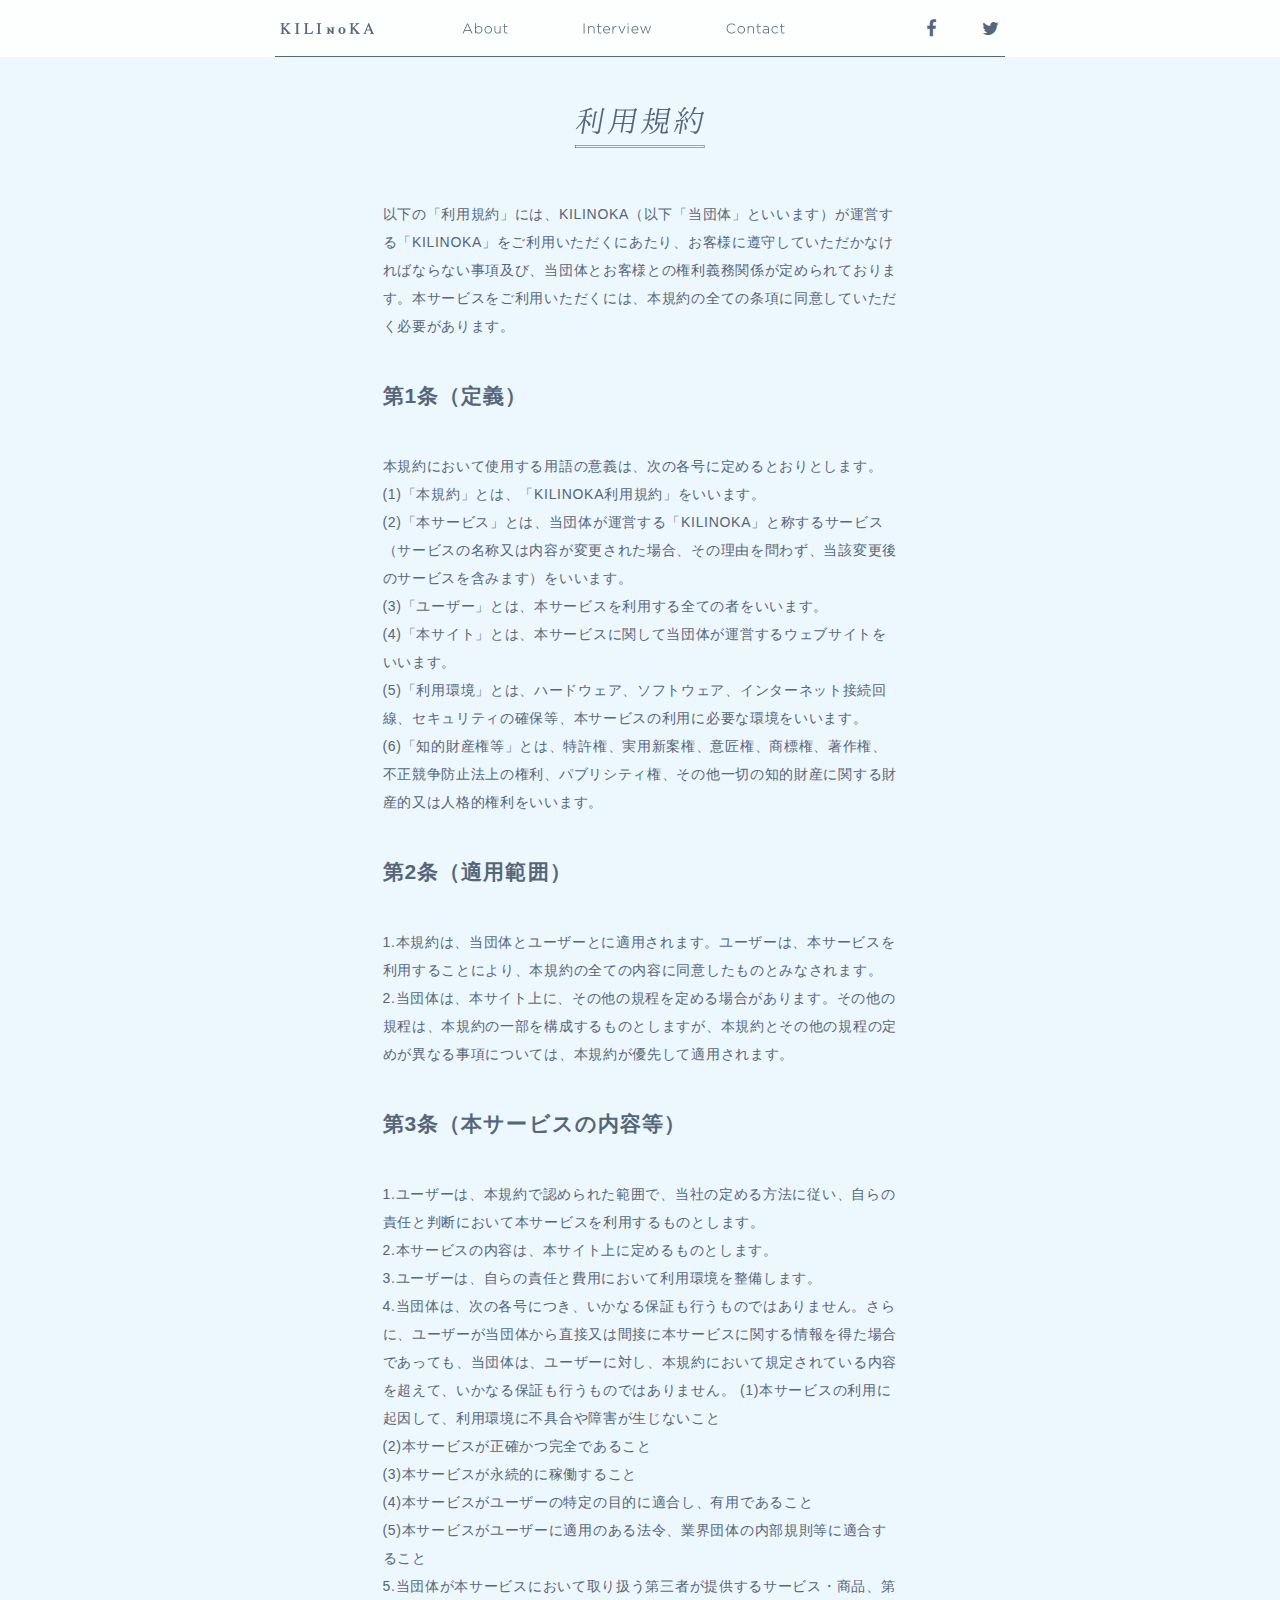
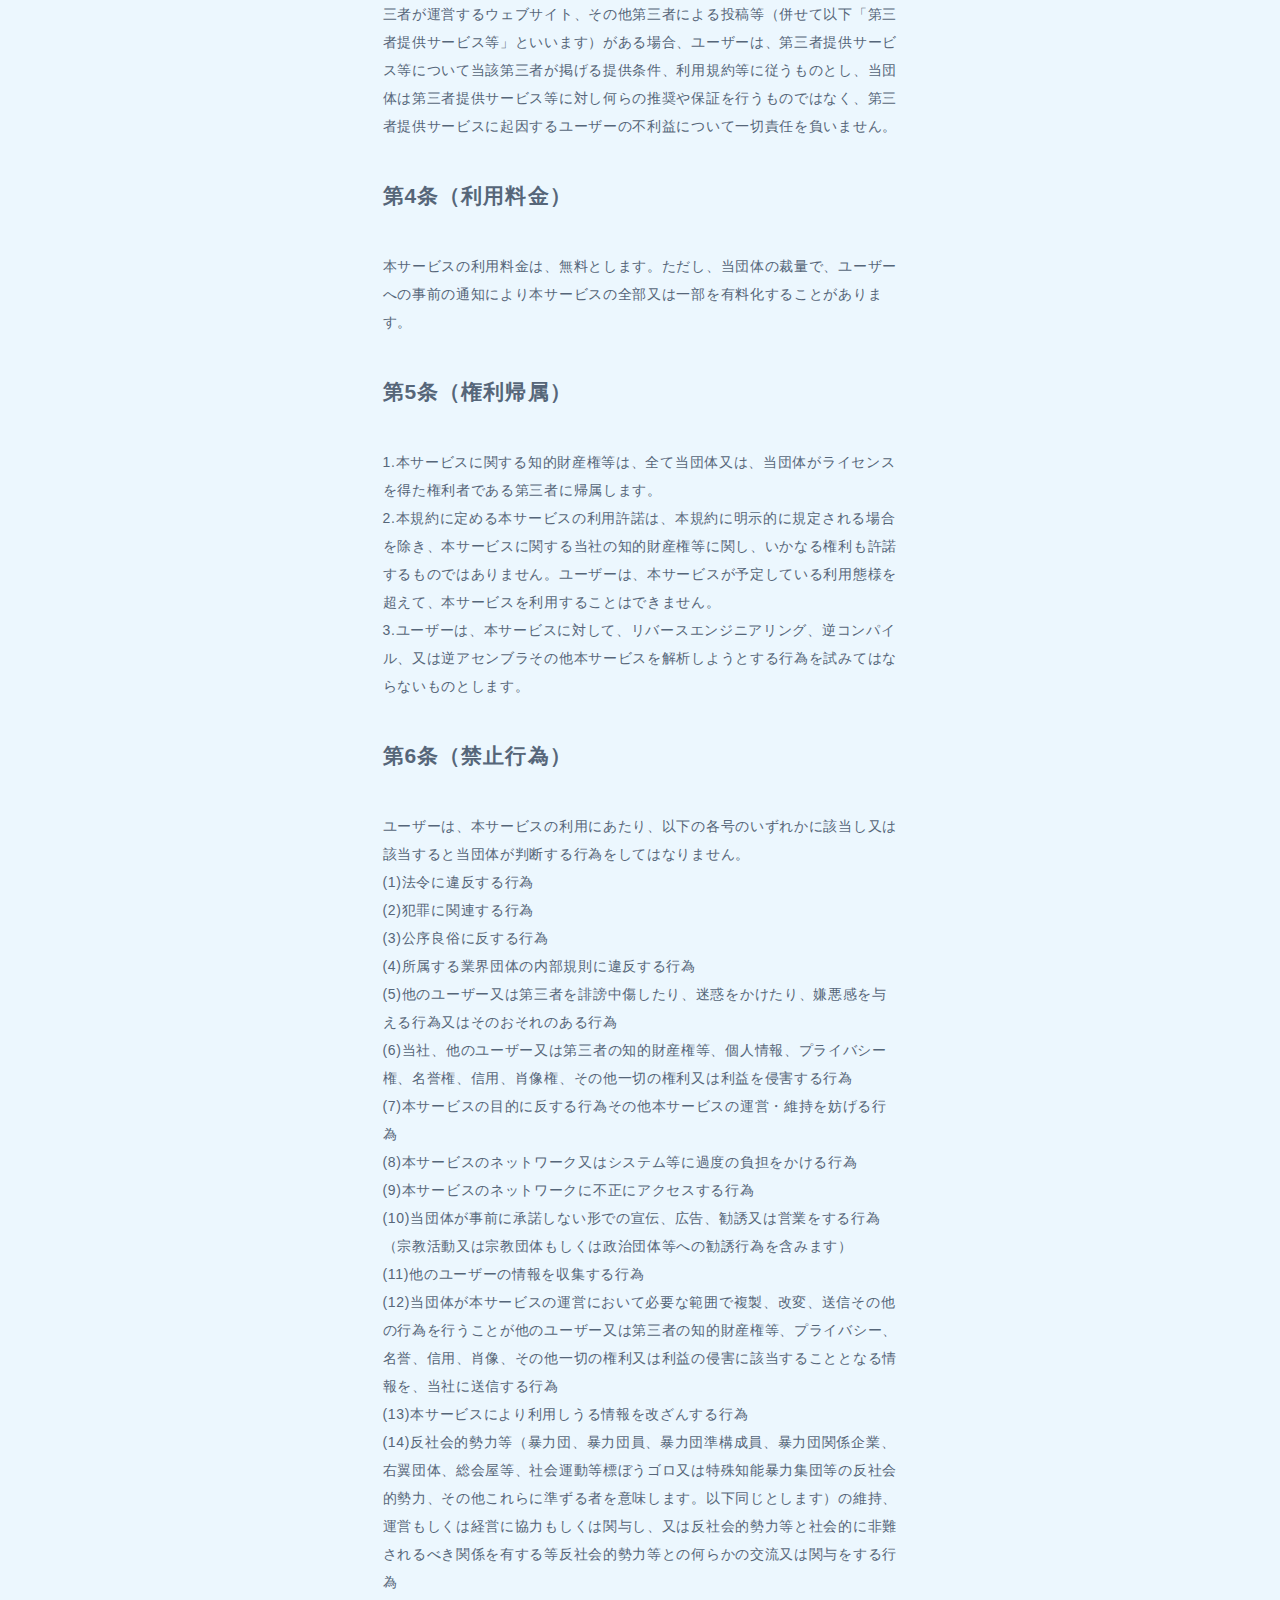
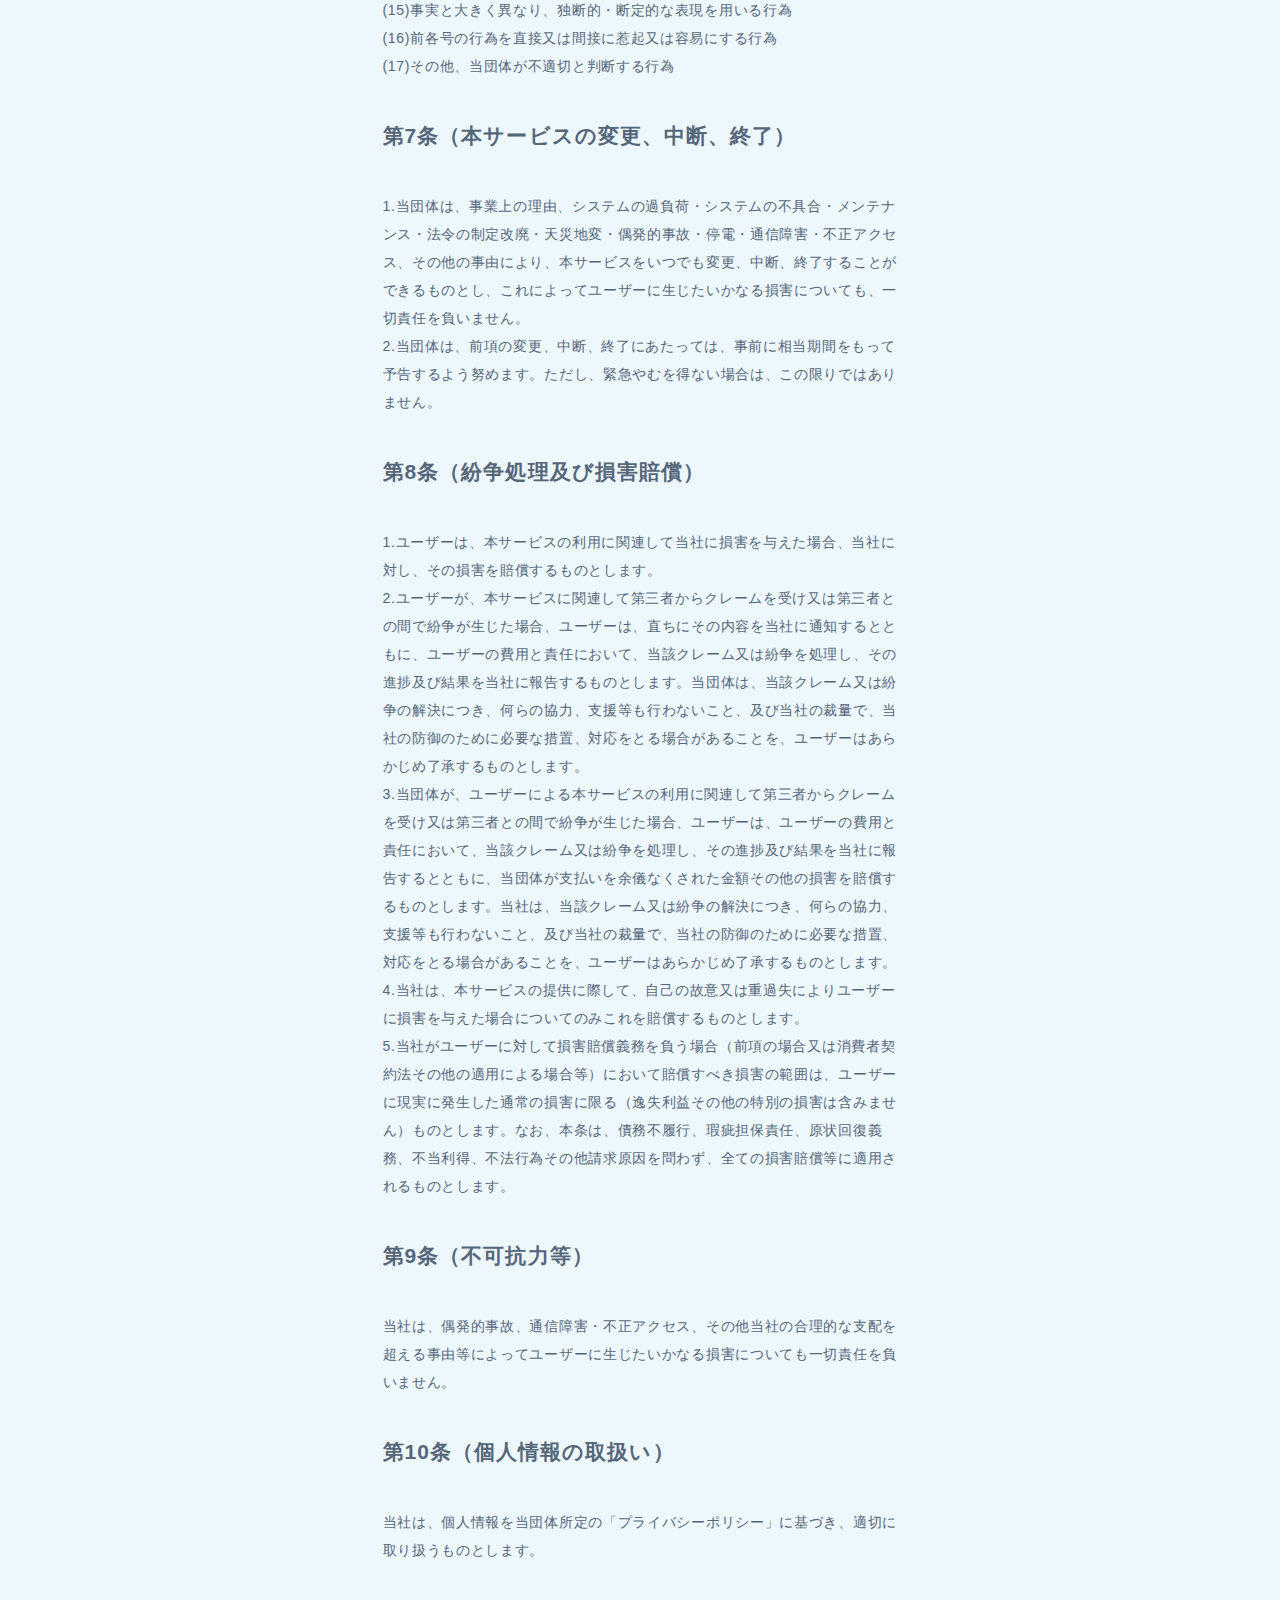
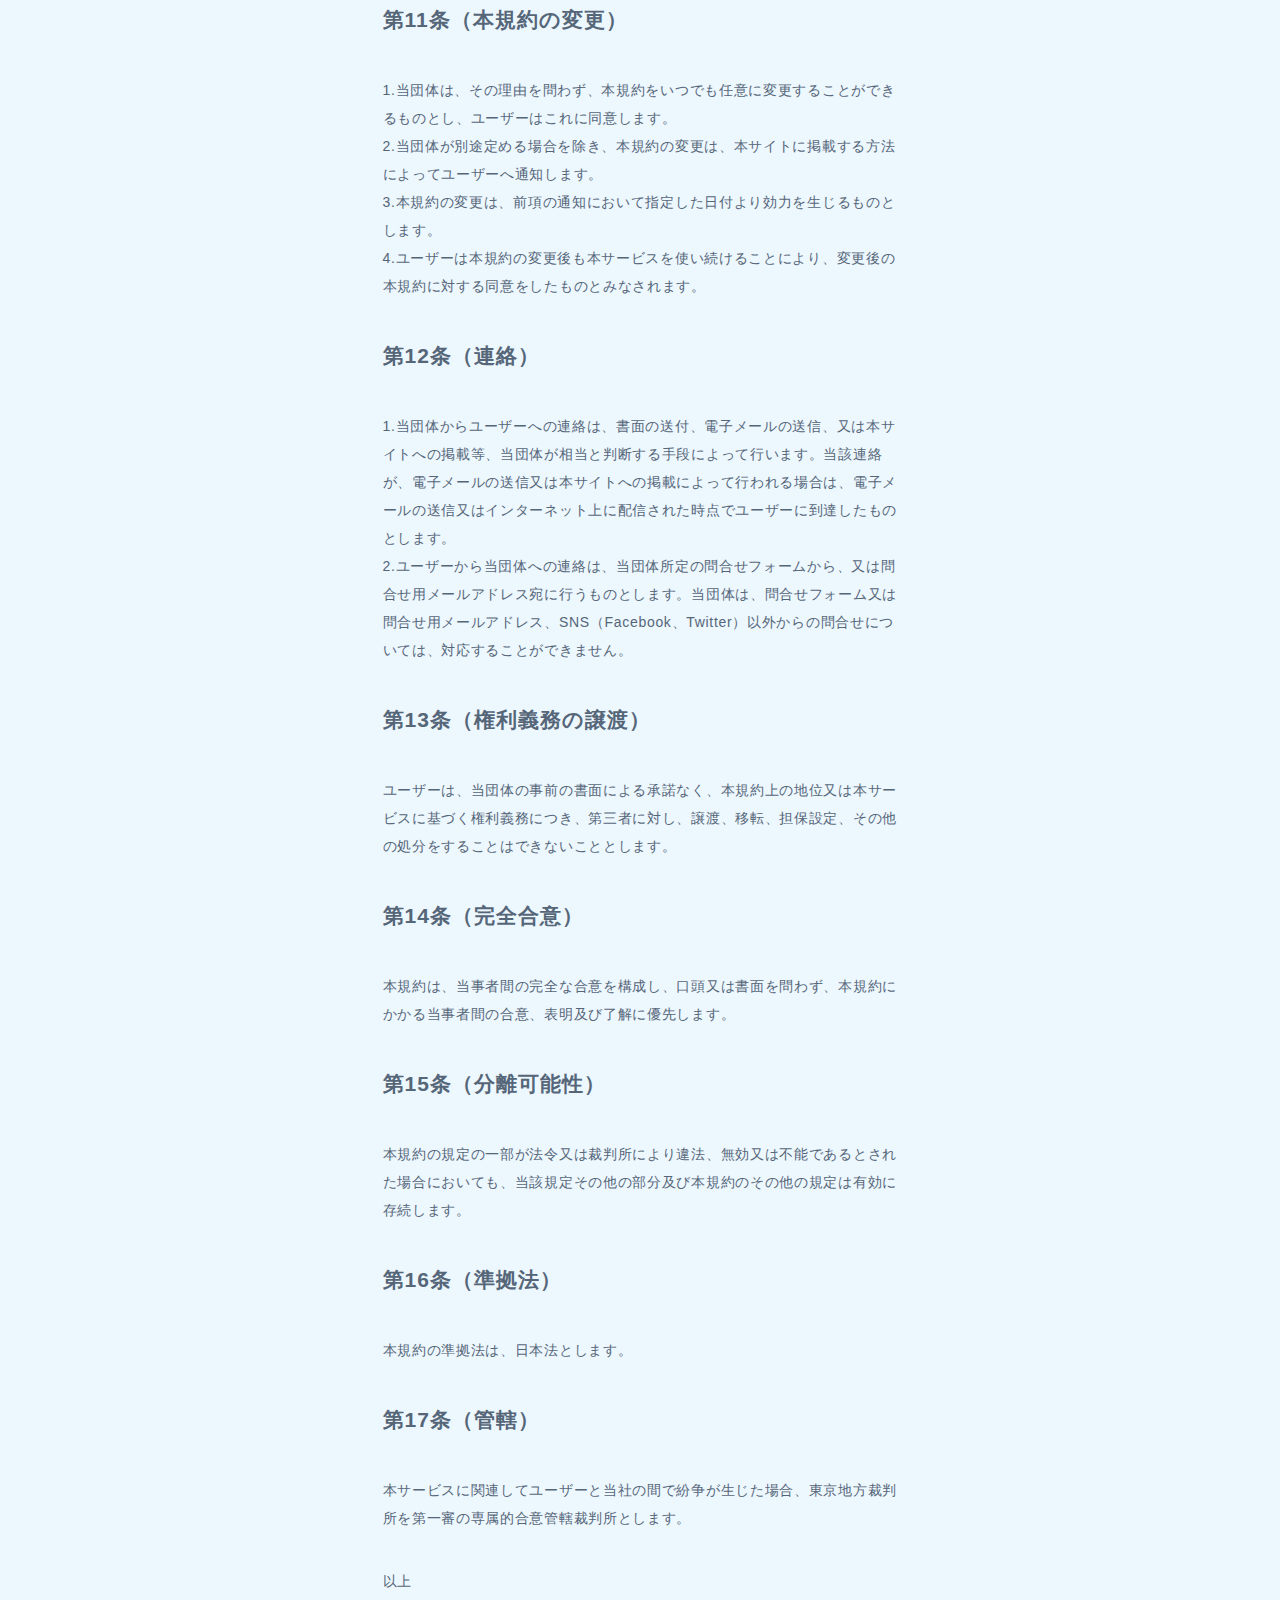
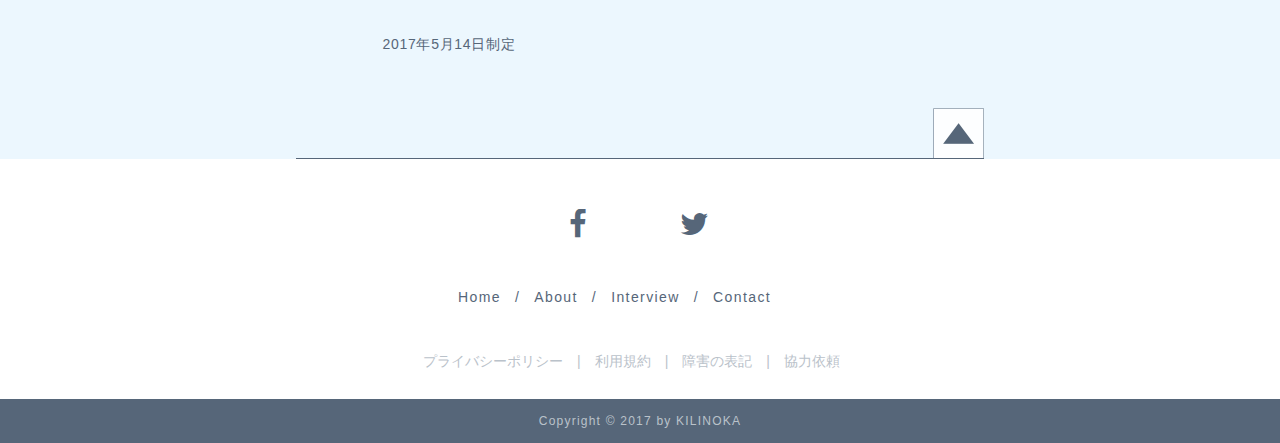
<file: terms/index.html>
<!DOCTYPE html>
<html lang="ja">
  <head>
    <meta charset="utf-8">
    <meta name="viewport" content="width=device-width">
    <meta property="og:site_name" content="KILINOKA（キリノカ）">
    <meta property="og:locale" content="ja_JP">
    <meta property="og:url" content="https://kilinoka.com/terms/">
    <meta name="twitter:url" content="https://kilinoka.com/terms/">
    <meta name="keywords" content="KILINOKA,キリノカ,障害児者,医療的ケア児者,インタビュー,物語マガジン">
    <meta name="description" content="KILINOKA（キリノカ）は障害児者や医療的ケア児者とご家族のための物語サポートマガジンです。重症心身障害児者・肢体不自由児者・医療的ケア児者のご家族やまわりで支えている人々の経験や想いをお届けします。">
    <meta name="twitter:description" content="KILINOKA（キリノカ）は障害児者や医療的ケア児者とご家族のための物語サポートマガジンです。重症心身障害児者・肢体不自由児者・医療的ケア児者のご家族やまわりで支えている人々の経験や想いをお届けします。">
    <meta property="og:description" content="KILINOKA（キリノカ）は障害児者や医療的ケア児者とご家族のための物語サポートマガジンです。重症心身障害児者・肢体不自由児者・医療的ケア児者のご家族やまわりで支えている人々の経験や想いをお届けします。">
    <meta name="twitter:site" content="@kilinoka">
    <meta name="twitter:creator" content="@kilinoka">
    <meta name="twitter:card" content="summary_large_image">

    <meta property="og:image" content="https://kilinoka.com/asset/img/common/ogp.jpg">
    <meta name="twitter:image" content="https://kilinoka.com/asset/img/common/ogp.jpg">
    <meta property="og:title" content="利用規約 - KILINOKA（キリノカ）">
    <meta name="twitter:title" content="利用規約 - KILINOKA（キリノカ）">
    <title>利用規約 - KILINOKA（キリノカ）</title>

    <link rel="canonical" href="https://kilinoka.com/terms/">

    <link rel="shortcut icon" href="/asset/img/common/favicon.ico">
    <link rel="apple-touch-icon" href="/asset/img/common/apple-touch-icon.png">
    <link rel="stylesheet" href="/asset/css/common.css?t=2017-07-26-03-00">
    <link rel="stylesheet" href="/asset/css/font-awesome.css">
    
    
    
    <script src="/asset/js/jquery.js"></script>
    <script src="/asset/js/kilinoka.js?t=2017-07-26-03-00"></script>
    
  </head>
  
  <body class="common">
  
    
    <header>
      <nav>
        <ul class="header-menu-pc pc">
          <li class="header-menu-pc-home"><a href="/">KILINOKA</a></li>
          <li class="header-menu-pc-about"><a href="/about/">About</a></li>
          <li class="header-menu-pc-interview"><a href="/interview/">Interview</a></li>
          <li class="header-menu-pc-contact"><a href="/contact/">Contact</a></li>
          <li class="header-menu-pc-facebook"><a href="https://www.facebook.com/KILINOKA/" target="_blank"><i class="fa fa-facebook" aria-hidden="true"></i></a></li>
          <li class="header-menu-pc-twitter"><a href="https://twitter.com/kilinoka/" target="_blank"><i class="fa fa-twitter" aria-hidden="true"></i></a></li>
        </ul>
        <div class="sp">
          <h1><a href="/"><img src="/asset/img/top/pc/top-logo.png" alt="KILINOKA"></a></h1>
          <ul class="header-sns">
            <li class="header-menu-pc-facebook"><a href="https://www.facebook.com/KILINOKA/" target="_blank"><i class="fa fa-facebook" aria-hidden="true"></i></a></li>
            <li class="header-menu-pc-twitter"><a href="https://twitter.com/kilinoka/" target="_blank"><i class="fa fa-twitter" aria-hidden="true"></i></a></li>
          </ul>
          <div class="header-menu-sp-button">
            <div class="icon-animation">
              <span class="top"></span>
              <span class="middle"></span>
              <span class="bottom"></span>
            </div>
          </div>
          <ul class="header-menu-sp" style="display: none;">
            <li><a href="/about/">About</a></li>
            <li><a href="/interview/">Interview</a></li>
            <li><a href="/contact/">Contact</a></li>
          </ul>
        </div>
      </nav>
    </header>


<section class="common-content">
  <h2 class="terms-title common-title"><img src="/asset/img/terms/terms-title.png" alt="利用規約"></h2>
  

<p>以下の「利用規約」には、KILINOKA（以下「当団体」といいます）が運営する「KILINOKA」をご利用いただくにあたり、お客様に遵守していただかなければならない事項及び、当団体とお客様との権利義務関係が定められております。本サービスをご利用いただくには、本規約の全ての条項に同意していただく必要があります。</p>

<h3 id="第1条-定義">第1条（定義）</h3>

<p>本規約において使用する用語の意義は、次の各号に定めるとおりとします。<br>
(1)「本規約」とは、「KILINOKA利用規約」をいいます。<br>
(2)「本サービス」とは、当団体が運営する「KILINOKA」と称するサービス（サービスの名称又は内容が変更された場合、その理由を問わず、当該変更後のサービスを含みます）をいいます。<br>
(3)「ユーザー」とは、本サービスを利用する全ての者をいいます。<br>
(4)「本サイト」とは、本サービスに関して当団体が運営するウェブサイトをいいます。<br>
(5)「利用環境」とは、ハードウェア、ソフトウェア、インターネット接続回線、セキュリティの確保等、本サービスの利用に必要な環境をいいます。<br>
(6)「知的財産権等」とは、特許権、実用新案権、意匠権、商標権、著作権、不正競争防止法上の権利、パブリシティ権、その他一切の知的財産に関する財産的又は人格的権利をいいます。</p>

<h3 id="第2条-適用範囲">第2条（適用範囲）</h3>

<p>1.本規約は、当団体とユーザーとに適用されます。ユーザーは、本サービスを利用することにより、本規約の全ての内容に同意したものとみなされます。<br>
2.当団体は、本サイト上に、その他の規程を定める場合があります。その他の規程は、本規約の一部を構成するものとしますが、本規約とその他の規程の定めが異なる事項については、本規約が優先して適用されます。</p>

<h3 id="第3条-本サービスの内容等">第3条（本サービスの内容等）</h3>

<p>1.ユーザーは、本規約で認められた範囲で、当社の定める方法に従い、自らの責任と判断において本サービスを利用するものとします。<br>
2.本サービスの内容は、本サイト上に定めるものとします。<br>
3.ユーザーは、自らの責任と費用において利用環境を整備します。<br>
4.当団体は、次の各号につき、いかなる保証も行うものではありません。さらに、ユーザーが当団体から直接又は間接に本サービスに関する情報を得た場合であっても、当団体は、ユーザーに対し、本規約において規定されている内容を超えて、いかなる保証も行うものではありません。
(1)本サービスの利用に起因して、利用環境に不具合や障害が生じないこと<br>
(2)本サービスが正確かつ完全であること<br>
(3)本サービスが永続的に稼働すること<br>
(4)本サービスがユーザーの特定の目的に適合し、有用であること<br>
(5)本サービスがユーザーに適用のある法令、業界団体の内部規則等に適合すること<br>
5.当団体が本サービスにおいて取り扱う第三者が提供するサービス・商品、第三者が運営するウェブサイト、その他第三者による投稿等（併せて以下「第三者提供サービス等」といいます）がある場合、ユーザーは、第三者提供サービス等について当該第三者が掲げる提供条件、利用規約等に従うものとし、当団体は第三者提供サービス等に対し何らの推奨や保証を行うものではなく、第三者提供サービスに起因するユーザーの不利益について一切責任を負いません。</p>

<h3 id="第4条-利用料金">第4条（利用料金）</h3>

<p>本サービスの利用料金は、無料とします。ただし、当団体の裁量で、ユーザーへの事前の通知により本サービスの全部又は一部を有料化することがあります。</p>

<h3 id="第5条-権利帰属">第5条（権利帰属）</h3>

<p>1.本サービスに関する知的財産権等は、全て当団体又は、当団体がライセンスを得た権利者である第三者に帰属します。<br>
2.本規約に定める本サービスの利用許諾は、本規約に明示的に規定される場合を除き、本サービスに関する当社の知的財産権等に関し、いかなる権利も許諾するものではありません。ユーザーは、本サービスが予定している利用態様を超えて、本サービスを利用することはできません。<br>
3.ユーザーは、本サービスに対して、リバースエンジニアリング、逆コンパイル、又は逆アセンブラその他本サービスを解析しようとする行為を試みてはならないものとします。</p>

<h3 id="第6条-禁止行為">第6条（禁止行為）</h3>

<p>ユーザーは、本サービスの利用にあたり、以下の各号のいずれかに該当し又は該当すると当団体が判断する行為をしてはなりません。<br>
(1)法令に違反する行為<br>
(2)犯罪に関連する行為<br>
(3)公序良俗に反する行為<br>
(4)所属する業界団体の内部規則に違反する行為<br>
(5)他のユーザー又は第三者を誹謗中傷したり、迷惑をかけたり、嫌悪感を与える行為又はそのおそれのある行為<br>
(6)当社、他のユーザー又は第三者の知的財産権等、個人情報、プライバシー権、名誉権、信用、肖像権、その他一切の権利又は利益を侵害する行為<br>
(7)本サービスの目的に反する行為その他本サービスの運営・維持を妨げる行為<br>
(8)本サービスのネットワーク又はシステム等に過度の負担をかける行為<br>
(9)本サービスのネットワークに不正にアクセスする行為<br>
(10)当団体が事前に承諾しない形での宣伝、広告、勧誘又は営業をする行為（宗教活動又は宗教団体もしくは政治団体等への勧誘行為を含みます）<br>
(11)他のユーザーの情報を収集する行為<br>
(12)当団体が本サービスの運営において必要な範囲で複製、改変、送信その他の行為を行うことが他のユーザー又は第三者の知的財産権等、プライバシー、名誉、信用、肖像、その他一切の権利又は利益の侵害に該当することとなる情報を、当社に送信する行為<br>
(13)本サービスにより利用しうる情報を改ざんする行為<br>
(14)反社会的勢力等（暴力団、暴力団員、暴力団準構成員、暴力団関係企業、右翼団体、総会屋等、社会運動等標ぼうゴロ又は特殊知能暴力集団等の反社会的勢力、その他これらに準ずる者を意味します。以下同じとします）の維持、運営もしくは経営に協力もしくは関与し、又は反社会的勢力等と社会的に非難されるべき関係を有する等反社会的勢力等との何らかの交流又は関与をする行為<br>
(15)事実と大きく異なり、独断的・断定的な表現を用いる行為<br>
(16)前各号の行為を直接又は間接に惹起又は容易にする行為<br>
(17)その他、当団体が不適切と判断する行為</p>

<h3 id="第7条-本サービスの変更-中断-終了">第7条（本サービスの変更、中断、終了）</h3>

<p>1.当団体は、事業上の理由、システムの過負荷・システムの不具合・メンテナンス・法令の制定改廃・天災地変・偶発的事故・停電・通信障害・不正アクセス、その他の事由により、本サービスをいつでも変更、中断、終了することができるものとし、これによってユーザーに生じたいかなる損害についても、一切責任を負いません。<br>
2.当団体は、前項の変更、中断、終了にあたっては、事前に相当期間をもって予告するよう努めます。ただし、緊急やむを得ない場合は、この限りではありません。</p>

<h3 id="第8条-紛争処理及び損害賠償">第8条（紛争処理及び損害賠償）</h3>

<p>1.ユーザーは、本サービスの利用に関連して当社に損害を与えた場合、当社に対し、その損害を賠償するものとします。<br>
2.ユーザーが、本サービスに関連して第三者からクレームを受け又は第三者との間で紛争が生じた場合、ユーザーは、直ちにその内容を当社に通知するとともに、ユーザーの費用と責任において、当該クレーム又は紛争を処理し、その進捗及び結果を当社に報告するものとします。当団体は、当該クレーム又は紛争の解決につき、何らの協力、支援等も行わないこと、及び当社の裁量で、当社の防御のために必要な措置、対応をとる場合があることを、ユーザーはあらかじめ了承するものとします。<br>
3.当団体が、ユーザーによる本サービスの利用に関連して第三者からクレームを受け又は第三者との間で紛争が生じた場合、ユーザーは、ユーザーの費用と責任において、当該クレーム又は紛争を処理し、その進捗及び結果を当社に報告するとともに、当団体が支払いを余儀なくされた金額その他の損害を賠償するものとします。当社は、当該クレーム又は紛争の解決につき、何らの協力、支援等も行わないこと、及び当社の裁量で、当社の防御のために必要な措置、対応をとる場合があることを、ユーザーはあらかじめ了承するものとします。<br>
4.当社は、本サービスの提供に際して、自己の故意又は重過失によりユーザーに損害を与えた場合についてのみこれを賠償するものとします。<br>
5.当社がユーザーに対して損害賠償義務を負う場合（前項の場合又は消費者契約法その他の適用による場合等）において賠償すべき損害の範囲は、ユーザーに現実に発生した通常の損害に限る（逸失利益その他の特別の損害は含みません）ものとします。なお、本条は、債務不履行、瑕疵担保責任、原状回復義務、不当利得、不法行為その他請求原因を問わず、全ての損害賠償等に適用されるものとします。</p>

<h3 id="第9条-不可抗力等">第9条（不可抗力等）</h3>

<p>当社は、偶発的事故、通信障害・不正アクセス、その他当社の合理的な支配を超える事由等によってユーザーに生じたいかなる損害についても一切責任を負いません。</p>

<h3 id="第10条-個人情報の取扱い">第10条（個人情報の取扱い）</h3>

<p>当社は、個人情報を当団体所定の「プライバシーポリシー」に基づき、適切に取り扱うものとします。</p>

<h3 id="第11条-本規約の変更">第11条（本規約の変更）</h3>

<p>1.当団体は、その理由を問わず、本規約をいつでも任意に変更することができるものとし、ユーザーはこれに同意します。<br>
2.当団体が別途定める場合を除き、本規約の変更は、本サイトに掲載する方法によってユーザーへ通知します。<br>
3.本規約の変更は、前項の通知において指定した日付より効力を生じるものとします。<br>
4.ユーザーは本規約の変更後も本サービスを使い続けることにより、変更後の本規約に対する同意をしたものとみなされます。</p>

<h3 id="第12条-連絡">第12条（連絡）</h3>

<p>1.当団体からユーザーへの連絡は、書面の送付、電子メールの送信、又は本サイトへの掲載等、当団体が相当と判断する手段によって行います。当該連絡が、電子メールの送信又は本サイトへの掲載によって行われる場合は、電子メールの送信又はインターネット上に配信された時点でユーザーに到達したものとします。<br>
2.ユーザーから当団体への連絡は、当団体所定の問合せフォームから、又は問合せ用メールアドレス宛に行うものとします。当団体は、問合せフォーム又は問合せ用メールアドレス、SNS（Facebook、Twitter）以外からの問合せについては、対応することができません。</p>

<h3 id="第13条-権利義務の譲渡">第13条（権利義務の譲渡）</h3>

<p>ユーザーは、当団体の事前の書面による承諾なく、本規約上の地位又は本サービスに基づく権利義務につき、第三者に対し、譲渡、移転、担保設定、その他の処分をすることはできないこととします。</p>

<h3 id="第14条-完全合意">第14条（完全合意）</h3>

<p>本規約は、当事者間の完全な合意を構成し、口頭又は書面を問わず、本規約にかかる当事者間の合意、表明及び了解に優先します。</p>

<h3 id="第15条-分離可能性">第15条（分離可能性）</h3>

<p>本規約の規定の一部が法令又は裁判所により違法、無効又は不能であるとされた場合においても、当該規定その他の部分及び本規約のその他の規定は有効に存続します。</p>

<h3 id="第16条-準拠法">第16条（準拠法）</h3>

<p>本規約の準拠法は、日本法とします。</p>

<h3 id="第17条-管轄">第17条（管轄）</h3>

<p>本サービスに関連してユーザーと当社の間で紛争が生じた場合、東京地方裁判所を第一審の専属的合意管轄裁判所とします。</p>

<p>以上</p>

<p>2017年5月14日制定</p>

</section>

<div class="common-bg">
      <footer>
      <p class="footer-pagetop"><a href="#"><img src="/asset/img/common/pc/footer-pagetop.png" alt="▲"></a></p>
      <ul class="footer-sns">
        <li class="facebook"><a href="https://www.facebook.com/KILINOKA/" target="_blank"><i class="fa fa-facebook" aria-hidden="true"></i></a></li>
        <li class="twitter"><a href="https://twitter.com/kilinoka" target="_blank"><i class="fa fa-twitter" aria-hidden="true"></i></a></li>
      </ul>
      <ul class="footer-menu">
        <li><a href="/">Home</a></li>
        <li><a href="/about/">About</a></li>
        <li><a href="/interview/">Interview</a></li>
        <li><a href="/contact/">Contact</a></li>
      </ul>
      <ul class="footer-links">
        <li><a href="/privacy/">プライバシーポリシー</a></li>
        <li><a href="/terms/">利用規約</a></li>
        <li><a href="/notes/">障害の表記</a></li>
        <li><a href="/helpus/">協力依頼</a></li>
      </ul>
      <p class="footer-copyright">Copyright &copy; 2017 by KILINOKA</p>
    </footer>
    <div id="fb-root"></div>
<script>(function(d, s, id) {
  var js, fjs = d.getElementsByTagName(s)[0];
  if (d.getElementById(id)) return;
  js = d.createElement(s); js.id = id;
  js.src = "//connect.facebook.net/ja_JP/sdk.js#xfbml=1&version=v2.9";
  fjs.parentNode.insertBefore(js, fjs);
}(document, 'script', 'facebook-jssdk'));</script>

    <script>!function(d,s,id){var js,fjs=d.getElementsByTagName(s)[0],p=/^http:/.test(d.location)?'http':'https';if(!d.getElementById(id)){js=d.createElement(s);js.id=id;js.src=p+'://platform.twitter.com/widgets.js';fjs.parentNode.insertBefore(js,fjs);}}(document, 'script', 'twitter-wjs');</script>

    <script type="text/javascript" src="https://b.st-hatena.com/js/bookmark_button.js" charset="utf-8" async="async"></script>

    <script src="https://d.line-scdn.net/r/web/social-plugin/js/thirdparty/loader.min.js" async="async" defer="defer"></script>

    <script>
  (function(i,s,o,g,r,a,m){i['GoogleAnalyticsObject']=r;i[r]=i[r]||function(){
  (i[r].q=i[r].q||[]).push(arguments)},i[r].l=1*new Date();a=s.createElement(o),
  m=s.getElementsByTagName(o)[0];a.async=1;a.src=g;m.parentNode.insertBefore(a,m)
  })(window,document,'script','https://www.google-analytics.com/analytics.js','ga');

  ga('create', 'UA-98946683-1', 'auto');
  ga('send', 'pageview');
</script>

  </body>
</html>

</div>
</file>
<file: asset/css/top.css>
@charset "utf-8";
/* top
================================================== */
.top-area {
	position: relative;
	width: 100%;
	height: 100%;
}
.top-area .top-area-bg {
	position: absolute;
	top: 0;
	left: 0;
	width: 100%;
}
.top-area .top-area-bg-back {
	background: transparent url("/asset/img/top/pc/top-area-bg-pink.jpg") no-repeat center;
	-webkit-background-size: cover;
	-moz-background-size: cover;
	-o-background-size: cover;
	background-size: cover;
}
.top-area .top-area-bg-front {
	background: transparent url("/asset/img/top/pc/top-area-bg-blue.jpg") no-repeat center;
	-webkit-background-size: cover;
	-moz-background-size: cover;
	-o-background-size: cover;
	background-size: cover;
}
@media screen and (max-width: 767px) {
	.top-area {
		margin-top: 80px;
		height: 400px;
	}
	.top-area .top-area-bg {
		position: absolute;
		top: 0;
		left: 0;
		width: 100%;
		height: 400px;
	}
	.top-area .top-area-bg-back {
		background: transparent url("/asset/img/top/sp/top-area-bg-pink.jpg") no-repeat center;
		background-size: 100% 400px;
	}
	.top-area .top-area-bg-front {
		background: transparent url("/asset/img/top/sp/top-area-bg-blue.jpg") no-repeat center;
		background-size: 100% 400px;
	}
}
.top-box {
	position: absolute;
	top: 0px;
	left: 0px;
	right: 0px;
	bottom: 0px;
	margin: auto;
	width: 310px;
	height: 310px;
	background: transparent url("/asset/img/top/pc/top-box.png") no-repeat center top;
	background-size: 310px 310px;
}
@media screen and (max-width: 767px) {
	.top-box {
		width: 270px;
		height: 270px;
		background: transparent url("/asset/img/top/pc/top-box.png") no-repeat center top;
		background-size: 270px 270px;
	}
}
.top-logo img {
	margin: 97px auto 30px auto;
	width: 218px;
	height: 25px;
}
@media screen and (max-width: 767px) {
	.top-logo img {
		margin: 82px auto 30px auto;
		width: 160px;
		height: 19px;
	}
}
.top-lead img {
	width: 202px;
	height: 61px;
	margin: 0 auto 30px auto;
}
@media screen and (max-width: 767px) {
	.top-lead img {
		width: 159px;
		height: 56px;
	}
}
@media screen and (min-width: 768px) {
	.top-scroll {
		position: absolute;
		bottom: 10%;
		left: 50%;
		margin-left: -32px;
		cursor: pointer;
	}
	.top-scroll img {
		display: block;
		width: 64px;
		height: 10px;
		margin-bottom: 10px;
	}
	.top-scroll i {
		font-size: 200%;
	}
}

/* animate.css
================================================== */
.animated {
  animation-duration: 2s;
  animation-fill-mode: both;
}
.animated.infinite {
  animation-iteration-count: infinite;
}
.animated.hinge {
  animation-duration: 2s;
}
.animated.flipOutX,
.animated.flipOutY,
.animated.bounceIn,
.animated.bounceOut {
  animation-duration: .75s;
}
@keyframes fadeInDown {
  from {
    opacity: 0;
    transform: translate3d(0, -100%, 0);
  }
  to {
    opacity: 1;
    transform: none;
  }
}
.fadeInDown {
  animation-name: fadeInDown;
}
</file>
<file: asset/css/about.css>
@charset "utf-8";
/* about
================================================== */
.about {
	background: #ecf7fe url("/asset/img/about/about-bg.png") no-repeat center top;
	-webkit-background-size: contain;
	-moz-background-size: contain;
	-o-background-size: contain;
	background-size: contain;
}
@media screen and (min-width: 768px) {
	.about nav {
		background: none;
	}
}
.about-box {
	position: relative;
	width: 515px;
	padding: 50px 60px;
	margin: 0 auto;
	background: transparent url("/asset/img/about/about-box.png") repeat-y center top;
	background-size: 515px 25px;
}
.about-box-header {
	padding-top: 26px;
	background: transparent url("/asset/img/about/about-box-header.png") no-repeat center top;
	background-size: 515px 26px;
}
.about-box-footer {
	margin-bottom: 100px;
	padding-bottom: 26px;
	background: transparent url("/asset/img/about/about-box-footer.png") no-repeat center bottom;
	background-size: 515px 26px;
}
@media screen and (max-width: 767px) {
	.about {
		background: #ecf7fe url("/asset/img/about/about-bg.png") no-repeat center top;
		-webkit-background-size: auto 900px;
		-moz-background-size: auto 900px;
		-o-background-size: auto 900px;
		background-size: auto 900px;
	}
	.about-box {
		width: auto;
		text-align: left;
	}
	.about-box {
		padding: 50px 15% 10px 15%;
		background: transparent url("/asset/img/about/about-box.png") repeat-y center top;
		background-size: 85% auto;
	}
	.about-box-header {
		padding-top: 14px;
		background: transparent url("/asset/img/about/about-box-header.png") no-repeat center top;
		background-size: 85% auto;
	}
	.about-box-footer {
		margin-bottom: 50px;
		padding-bottom: 14px;
		background: transparent url("/asset/img/about/about-box-footer.png") no-repeat center bottom;
		background-size: 85% auto;
	}
}
@media screen and (min-width: 360px) {
	.about-box-header {padding-top: 15px;}
	.about-box-footer {padding-bottom: 15px;}
}
@media screen and (min-width: 375px) {
	.about-box-header {padding-top: 16px;}
	.about-box-footer {padding-bottom: 16px;}
}
@media screen and (min-width: 412px) {
	.about-box-header {padding-top: 17px;}
	.about-box-footer {padding-bottom: 17px;}
}
@media screen and (min-width: 600px) {
	.about-box-header {padding-top: 25px;}
	.about-box-footer {padding-bottom: 25px;}
}
@media screen and (min-width: 768px) {
	.about-box-header {padding-top: 26px;}
	.about-box-footer {padding-bottom: 26px;}
}
.about-logo {
	margin-bottom: 50px;
	text-align: center;
}
.about-logo img {
	width: 218px;
	height: 25px;
}
.about-text {
	line-height: 2.4em;
	letter-spacing: 0.05em;
	margin-bottom: 20px;
}
.about-subtitle {
	margin: 50px auto 40px auto;
	padding-top: 50px;
	border-top: 1px solid #566679;
	text-align: center;
}
@media screen and (min-width: 768px) {
	.about-subtitle {
		display: inline-block;
	}
}
.about-subtitle img {
	width: 227px;
	height: 19px;
}
.about-photo {
	text-align: center;
}
.about-photo img {
	width: 212px;
	height: 150px;
}
@media screen and (max-width: 767px) {
	.about-photo img {
		width: 90%;
		height: auto;
	}
}
.about-profile {
	position: relative;
	padding-top: 75px;
	background: #fff;
}
.about-profile-icon {
	position: absolute;
	top: -53px;
	left: 50%;
	margin-left: -53px;
}
.about-profile-icon img {
	width: 106px;
	height: 106px;
  border-radius: 50%;
}
.about-profile-founder {
	margin-bottom: 20px;
	letter-spacing: 0.1em;
}
.about-profile-name {
	margin-bottom: 30px;
	font-size: 120%;
	font-weight: bold;
	letter-spacing: 0.3em;
}
.about-profile-text {
	width: 515px;
	margin: 0 auto;
	text-align: left;
	font-size: 93%;
	line-height: 2.4em;
	letter-spacing: 0.05em;
}
@media screen and (max-width: 767px) {
	.about-profile-text {
		width: auto;
		text-align: left;
		padding: 0 25px;
	}
}
.about-profile-sns {
	font-size: 220%;
	margin-bottom: 30px;
}
</file>
<file: asset/css/common.css>
@charset "utf-8";
/*	==================================================
	reset
	================================================== */
* {
	margin: 0;
	padding: 0;
	border: 0;
	font-size: 100%;
	font: inherit;
	vertical-align: baseline;
}
article, aside, details, figcaption, figure,
footer, header, hgroup, menu, nav, section {
	display: block;
}
body {
	line-height: 1;
}
ol, ul {
	list-style: none;
}
blockquote, q {
	quotes: none;
}
blockquote:before,
blockquote:after,
q:before,
q:after {
	content: '';
	content: none;
}
table {
	border-collapse: collapse;
	border-spacing: 0;
}

/* box-sizing
================================================== */
*,
*:before,
*:after {
	box-sizing: border-box;
	-webkit-box-sizing: border-box;
	-moz-box-sizing: border-box;
	-ms-box-sizing: border-box;
	-o-box-sizing: border-box;
}

/* body
================================================== */
body {
	color: #566679;
	font-family: "Hiragino Kaku Gothic ProN","メイリオ", sans-serif;
	font-size: 14px;
	line-height: 1.0em;
	text-align: center;
	-webkit-text-size-adjust: 100%;
	word-break: break-all;
	background: #ffffff;
}
.pc {
	display: block;
}
.sp {
	display: none;
}
@media screen and (max-width: 767px) {
	.pc {
		display: none;
	}
	.sp {
		display: block;
	}
}

/* a
================================================== */
a {
	text-decoration: none;
	outline: none;
	cursor: pointer;
}
a:link,
a:visited {
	color: #566679;
}
@media screen and (min-width: 768px) {
	a:hover,
	a:active,
	a:focus {
		color: #566679;
		opacity: 0.5;
		text-decoration: underline;
	}
}
article a:link,
article a:visited {
	color: #007aff;
}
.contact-mail a {
	text-decoration: underline;
	letter-spacing: 0.1em;
}
@media screen and (min-width: 768px) {
	.contact-mail a:hover,
	.contact-mail a:active,
	.contact-mail a:focus {
		text-decoration: none;
	}
}
.footer-links a {
	color: #bac2ca;
}

/* selection
================================================== */
@media screen and (min-width: 768px) {
	::selection			{background:#ccdff3;}
	::-moz-selection	{background:#ccdff3;}
}

/* header-menu
================================================== */
@media screen and (min-width: 768px) {
	header {
		z-index: 2;
	}
	nav {
		background: rgba(255,255,255,0.9);
	}
	.header-menu-pc {
		position: relative;
		width: 730px;
		height: 57px;
		margin: 0 auto;
		border-bottom: 1px solid #566679;
		overflow: hidden;
	}
	.header-menu-pc li a {
		display: block;
		float:left;
		text-indent: -9999px;
		height: 57px;
		background: transparent url("/asset/img/common/pc/header-menu-pc.png") no-repeat center;
		background-size: 688px 114px;
	}
	.header-menu-pc li.header-menu-pc-home a				{width: 102px; 	margin-right: 84px; 	background-position: 0 0;}
	.header-menu-pc li.header-menu-pc-about a				{width: 50px; 	margin-right: 70px; 	background-position: -186px 0;}
	.header-menu-pc li.header-menu-pc-interview a			{width: 72px; 	margin-right: 72px; 	background-position: -306px 0;}
	.header-menu-pc li.header-menu-pc-contact a				{width: 62px; 						 	background-position: -450px 0;}
	.header-menu-pc li.header-menu-pc-home a:hover			{background-position: 0 -57px;}
	.header-menu-pc li.header-menu-pc-about a:hover			{background-position: -186px -57px;	opacity: 1.0;}
	.header-menu-pc li.header-menu-pc-interview a:hover		{background-position: -306px -57px;	opacity: 1.0;}
	.header-menu-pc li.header-menu-pc-contact a:hover		{background-position: -450px -57px;	opacity: 1.0;}
	.header-menu-pc li.header-menu-pc-facebook a,
	.header-menu-pc li.header-menu-pc-twitter a {
		width: 1em;
		font-size: 130%;
		text-indent: 0;
		background: none;
	}
	.header-menu-pc li.header-menu-pc-facebook a {
		position: absolute;
		top: 20px;
		right: 65px;
	}
	.header-menu-pc li.header-menu-pc-twitter a {
		position: absolute;
		top: 20px;
		right: 5px;
	}
	.is-fixed {
		position: fixed;
		top: 0;
		left: 0;
		width: 100%;
	}
}
@media screen and (max-width: 767px) {
	header {
		margin-bottom: 80px;
	}
	.index header {
		margin-bottom: 0;
	}
	header nav .sp {
		position: fixed;
		top: 0;
		left: 0;
		width: 100%;
		height: 80px;
		z-index: 999;
		background: rgba(255,255,255,0.9);
	}
	header nav .sp h1 {
		margin: 33px 0 33px 10px;
		text-align: left;
	}
	header nav .sp h1 img {
		width: 100px;
		height: 11px;
	}
	.header-sns {
		position: absolute;
		top: 35px;
		right: 12%;
		overflow: hidden;
	}
	.header-sns li {
		float: left;
		font-size: 120%;
		margin-right: 1.3em;
	}
	.header-menu-sp {
		width: 100%;
		line-height: 0;
		margin-top: 33px;
		background: rgba(255,255,255,0.9);
	}
	.header-menu-sp li a {
		display: block;
		padding: 35px 0;
		font-size: 100%;
		letter-spacing: 0.1em;
	}
	.icon-animation {
		width: 50px;
		height: 44px;
		display: block;
		float: right;
		cursor: pointer;
		text-align: center;
		position: absolute;
		top: 18px;
		right: 5px;
	}
	.icon-animation span {
		width: 20px;
		height: 2px;
		display: block;
		background: #556679;
		position: absolute;
		left: 50%;
		top: 50%;
		-webkit-transition: all 0.3s;
		transition: all 0.3s;
		-webkit-transform: rotate(0deg);
		-ms-transform: rotate(0deg);
		transform: rotate(0deg);
	}
	.icon-animation .top {
		-webkit-transform: translateY(-7px);
		-ms-transform: translateY(-7px);
		transform: translateY(-7px);
	}
	.icon-animation .bottom {
		-webkit-transform: translateY(7px);
		-ms-transform: translateY(7px);
		transform: translateY(7px);
	}
	.is-open .middle {
		background: rgba(51, 51, 51, 0);
	}
	.is-open .top {
		-webkit-transform: rotate(-45deg) translateY(0px);
		-ms-transform: rotate(-45deg) translateY(0px);
		transform: rotate(-45deg) translateY(0px);
	}
	.is-open .bottom {
		-webkit-transform: rotate(45deg) translateY(0px);
		-ms-transform: rotate(45deg) translateY(0px);
		transform: rotate(45deg) translateY(0px);
	}
}

/* interview-area
================================================== */
.interview-area {
	width: 1200px;
	margin: 0 auto;
}
.interview-list {
	margin-top: -15px;
}
.interview-list a {
	color: #444;
	font-weight: bold;
	letter-spacing: 0.05em;
	display: block;
	padding: 15px;
	overflow: hidden;
}
@media screen and (min-width: 768px) {
	.interview-list a:hover,
	.interview-list a:active,
	.interview-list a:focus {
		text-decoration: none;
		-webkit-transition: 1s;
		-moz-transition: 1s;
		-o-transition: 1s;
		-ms-transition: 1s;
		transition: 1s;
		opacity: 1.0;
		background: #ccdff3;
	}
}
.interview-list {
	width: 100%;
	text-align: left;
	line-height: 2.0em;
  overflow: hidden;
  display: flex;
  flex-wrap: wrap;
  align-content: stretch;
}
.interview-list li {
	width: 400px;
	margin-bottom: 50px;
	float: left;
}
.interview-list li:nth-child(3n) {
	margin-right: 0;
}
.interview-date {
	display: block;
	color: #bac2ca;
	margin-bottom: 5px;
	font-size: 78%;
	font-weight: bold;
	line-height: 1.8em;
	letter-spacing: 0.2em;
}
.interview-img img {
	width: 100%;
	height: auto;
	margin-bottom: 5px;
}
@media screen and (max-width: 767px) {
	.interview-area {
		width: auto;
	}
	.interview-list {
		width: 85%;
		margin: 0 auto;
	}
	.interview-list li {
		width: auto;
		margin-right: 0;
	}
	.interview-list a {
		padding: 0;
		height: auto;
	}
	.interview-img {
		/*margin-bottom: 15px;*/
	}
}


/* interview-pagination
================================================== */
.interview-pagination {
	position: relative;
	width: 100%;
	height: 30px;
	margin-bottom: 50px;
	overflow: hidden;
}
.interview-pagination li {
	float: left;
	padding-top: 8px;
	margin-right: 40px;
}
.interview-pagination li.interview-pagination-01 {
	margin-left: 34%;
}
.interview-pagination li.interview-pagination-prev a,
.interview-pagination li.interview-pagination-next a {
	width: 30px;
	display: block;
	padding: 8px 0;
	display: block;
	text-indent: -9999px;
}
.interview-pagination li.interview-pagination-prev {
	position: absolute;
	top: 0;
	left: 0;
	padding-top: 0;
	border-right: 1px solid #eef0f3;
	background: transparent url("/asset/img/interview/pc/interview-pagination-prev.png") no-repeat center left;
	background-size: 9px 15px;
}
.interview-pagination li.interview-pagination-next {
	position: absolute;
	top: 0;
	right: 0;
	margin-right: 0;
	padding-top: 0;
	border-left: 1px solid #eef0f3;
	background: transparent url("/asset/img/interview/pc/interview-pagination-next.png") no-repeat center right;
	background-size: 9px 15px;
}
@media screen and (max-width: 767px) {
	.interview-pagination {
		width: auto;
		margin: 0 10px 50px 10px;
	}
	.interview-pagination li {
		margin-right: 25px;
	}
	.interview-pagination li.interview-pagination-01 {
		margin-left: 23%;
	}
	.interview-pagination li.interview-pagination-prev {
		background: transparent url("/asset/img/interview/pc/interview-pagination-prev.png") no-repeat left center;
		background-size: 16px 27px;
	}
	.interview-pagination li.interview-pagination-next {
		background: transparent url("/asset/img/interview/pc/interview-pagination-next.png") no-repeat right center;
		background-size: 16px 27px;
	}
}

/* about-area
================================================== */
.about-area {
	position: relative;
	padding: 80px 0;
	background: transparent url("/asset/img/common/pc/about-area-bg.jpg") no-repeat center;
	-webkit-background-size: cover;
	-moz-background-size: cover;
	-o-background-size: cover;
	background-size: cover;
}
.about-area-box {
	position: relative;
	width: 395px;
	padding: 30px 0 20px 0;
	margin: 0 auto;
	background: transparent url("/asset/img/common/pc/about-area-box.png") repeat-y center top;
	background-size: 395px 25px;
}
.about-area-box-header {
	padding-top: 38px;
	background: transparent url("/asset/img/common/pc/about-area-box-header.png") no-repeat center top;
	background-size: 395px 38px;
}
.about-area-box-footer {
	padding-bottom: 24px;
	background: transparent url("/asset/img/common/pc/about-area-box-footer.png") no-repeat center bottom;
	background-size: 395px 24px;
}
.about-area-title img {
	width: 174px;
	height: 19px;
	margin-bottom: 20px;
}
.about-area-subtitle img {
	width: 10px;
	height: 37px;
	position: absolute;
	top: -23px;
	left: -15px;
}
.about-area-text {
	margin-bottom: 20px;
	font-size: 93%;
	line-height: 2.5em;
	letter-spacing: 0.1em;
}
.about-area-view-more a {
	width: 212px;
	height: 49px;
	border: 1px solid #a3acb7;
	display: inline-block;
	text-indent: -9999px;
	background: transparent url("/asset/img/common/pc/about-area-view-more.png") no-repeat left top;
	background-size: 212px 98px;
}
@media screen and (min-width: 768px) {
	.about-area-view-more a:hover {
		background-position: 0 -49px;
		opacity: 1.0;
	}
}
@media screen and (max-width: 767px) {
	.about-area {
		padding: 60px 0;
		background: transparent url("/asset/img/common/sp/about-area-bg.jpg") no-repeat center;
		-webkit-background-size: cover;
		-moz-background-size: cover;
		-o-background-size: cover;
		background-size: cover;
	}
	.about-area-box {
		position: relative;
		width: auto;
		width: 100%;
		padding: 30px 0 20px 0;
		margin: 0 auto;
		background: transparent url("/asset/img/common/pc/about-area-box.png") repeat-y center top;
		background-size: 85% auto;
	}
	.about-area-box-header {
		padding-top: 26px;
		background: transparent url("/asset/img/common/pc/about-area-box-header.png") no-repeat center top;
		background-size: 85% auto;
	}
	.about-area-box-footer {
		padding-bottom: 16px;
		background: transparent url("/asset/img/common/pc/about-area-box-footer.png") no-repeat center bottom;
		background-size: 85% auto;
	}
	.about-text {
		line-height: 2.0em;
		letter-spacing: 0.05em;
	}
	.about-view-more a {
		width: 160px;
		height: 37px;
		display: inline-block;
		text-indent: -9999px;
		background: transparent url("/asset/img/top/pc/about-view-more.png") no-repeat left top;
		background-size: 160px 74px;
	}
}
@media screen and (min-width: 360px) {
	.about-area-box-header {padding-top: 29px;}
	.about-area-box-footer {padding-bottom: 18px;}
}
@media screen and (min-width: 375px) {
	.about-area-box-header {padding-top: 30px;}
	.about-area-box-footer {padding-bottom: 19px;}
}
@media screen and (min-width: 412px) {
	.about-area-box-header {padding-top: 33px;}
	.about-area-box-footer {padding-bottom: 21px;}
}
@media screen and (min-width: 600px) {
	.about-area-box-header {padding-top: 47px;}
	.about-area-box-footer {padding-bottom: 30px;}
}
@media screen and (min-width: 768px) {
	.about-area-box-header {padding-top: 38px;}
	.about-area-box-footer {padding-bottom: 24px;}
}

/* contact-area
================================================== */
.contact-area {
	width: 679px;
	margin: 0 auto;
}
.contact-box {
	padding: 80px;
	background: #f8f9fa;
}
.contact-subtitle {
	padding-bottom: 47px;
	margin-bottom: 20px;
	background: transparent url("/asset/img/common/pc/contact-mail.png") no-repeat center bottom;
	background-size: 45px 27px;
}
.contact-subtitle img {
	width: 195px;
	height: 17px;
}
.contact-text {
	text-align: left;
	width: 19em;
	margin: 0 auto 20px auto;
	padding-left: 0.5em;
	font-size: 93%;
	line-height: 2.5em;
}
.contact-mail {
	font-size: 130%;
}
.notice {
	display: block;
	color: #A0A7AE;
	font-size: 78%;
	line-height: 1.8em;
	letter-spacing: 0.08em;
	margin: 10px 0 5px 0;
}
.kome {
	color: #bac2ca;
	font-size: 78%;
	vertical-align: top;
	position: relative;
	top: -0.1em;
}
@media screen and (max-width: 767px) {
	.contact-area {
		width: 85%;
 		margin: 0 auto;
	 }
	.contact-box {
		padding: 10%;
	}
	.contact-text {
		font-size: 78%;
		line-height: 2.2em;
	}
	.contact-mail {
		font-size: 110%;
	}
	.notice {
		text-align: left;
	}
}

/* footer
================================================== */
footer {
	margin-top: 50px;
}
.footer-pagetop {
	width: 688px;
	margin: 0 auto;
	border-bottom: 1px solid #566679;
	overflow: hidden;
}
.footer-pagetop a {
	width: 51px;
	height: 50px;
	display: block;
	float: right;
	text-indent: -9999px;
	background: transparent url("/asset/img/common/pc/footer-pagetop.png") no-repeat left top;
	background-size: 51px 100px;
}
@media screen and (min-width: 768px) {
	.footer-pagetop a:hover {
		background-position: 0 -50px;
		opacity: 1.0;
	}
}
.footer-sns {
	width: 4.6em;
	margin: 50px auto;
	font-size: 220%;
	overflow: hidden;
}
.footer-sns li {
	float: left;
}
.footer-sns li.facebook {
	margin-right: 3em;
}
.footer-menu {
	width: 26em;
	margin: 0 auto 50px auto;
	overflow: hidden;
}
.footer-menu li {
	float: left;
	letter-spacing: 0.1em;
	margin-right: 1em;
}
.footer-menu li:before {
	content: '/';
	margin-right: 1em;
}
.footer-menu li:first-child:before {
	content: none;
}
.footer-menu li:last-child {
	margin-right: 0;
}
.footer-links {
	width: 31em;
	margin: 0 auto 30px auto;
	line-height: 1.1em;
	overflow: hidden;
}
.footer-links li {
	float: left;
	margin-right: 1em;
}
.footer-links li:before {
	content: '|';
	color: #bac2ca;
	margin-right: 1em;
}
.footer-links li:first-child:before {
	content: none;
}
.footer-links li:last-child {
	margin-right: 0;
}
.footer-copyright {
	color: #bac2ca;
	padding: 15px;
	font-size: 86%;
	letter-spacing: 0.1em;
	background: #566679;
}
@media screen and (max-width: 767px) {
	.footer-pagetop {
		width: auto;
	}
	.footer-sns {
		width: 3.6em;
		font-size: 250%;
	}
	.footer-sns li.facebook {
		margin-right: 2em;
	}
	.footer-menu {
		width: auto;
	}
	.footer-menu {
		margin: 0 auto 20px auto;
	}
	.footer-menu li {
		float: none;
		margin-right: 0;
		margin-bottom: 2em;
	}
	.footer-links {
		width: 12em;
		text-align: left;
	}
	.footer-links li {
		float: none;
		margin-right: 0;
		margin-bottom: 1em;
	}
	.footer-menu li:before {
		content: '';
		margin-right: 0;
	}
	.footer-links li:first-child:before {
		content: '|';
	}
}

/*	==================================================
	common
	================================================== */
.common {
	background: #ecf7fe;
}
.common-bg {
	background: transparent url("/asset/img/common/pc/common-bg.png") repeat-x left top;
}
.about .common-bg {
	background: #fff;
}
.common-title {
	padding: 50px 0;
}
.about-title img {
	width: 100px;
	height: 38px;
}
.interview-title img {
	width: 160px;
	height: 38px;
}
.interview-title span {
	display: block;
	margin-top: 10px;
	font-style: italic;
	letter-spacing: 0.1em;
}
.contact-title img {
	width: 131px;
	height: 39px;
}
.privacy-title img {
	width: 291px;
	height: 41px;
}
@media screen and (max-width: 320px) {
	.privacy-title img {
		width: 100%;
		height: auto;
	}
}
.terms-title img {
	width: 130px;
	height: 41px;
}
.notes-title img {
	width: 162px;
	height: 41px;
}
.helpus-title img {
	width: 131px;
	height: 41px;
}
.common-content {
	width: 515px;
	margin: 0 auto;
	text-align: left;
}
.about .common-content {
	padding-bottom: 100px;
}
.common-content h2 {
	text-align: center;
}
.common-content h3 {
	font-size: 150%;
	font-weight: bold;
	line-height: 2.0em;
	letter-spacing: 0.05em;
	margin-bottom: 35px;
}
.common-content h4 {
	font-weight: bold;
	line-height: 2.0em;
}
.common-content p {
	line-height: 2.0em;
	letter-spacing: 0.05em;
	margin-bottom: 35px;
}
.common-content ul,
.common-content ol {
	margin-bottom: 35px;
	padding-left: 1em;
	text-indent: -1em;
}
.common-content li {
	line-height: 2.0em;
	letter-spacing: 0.05em;
}
@media screen and (max-width: 767px) {
	.common-content {
		width: auto;
		padding: 0 25px;
	}
	.common-content h3 {
		font-size: 130%;
	}
}
</file>
